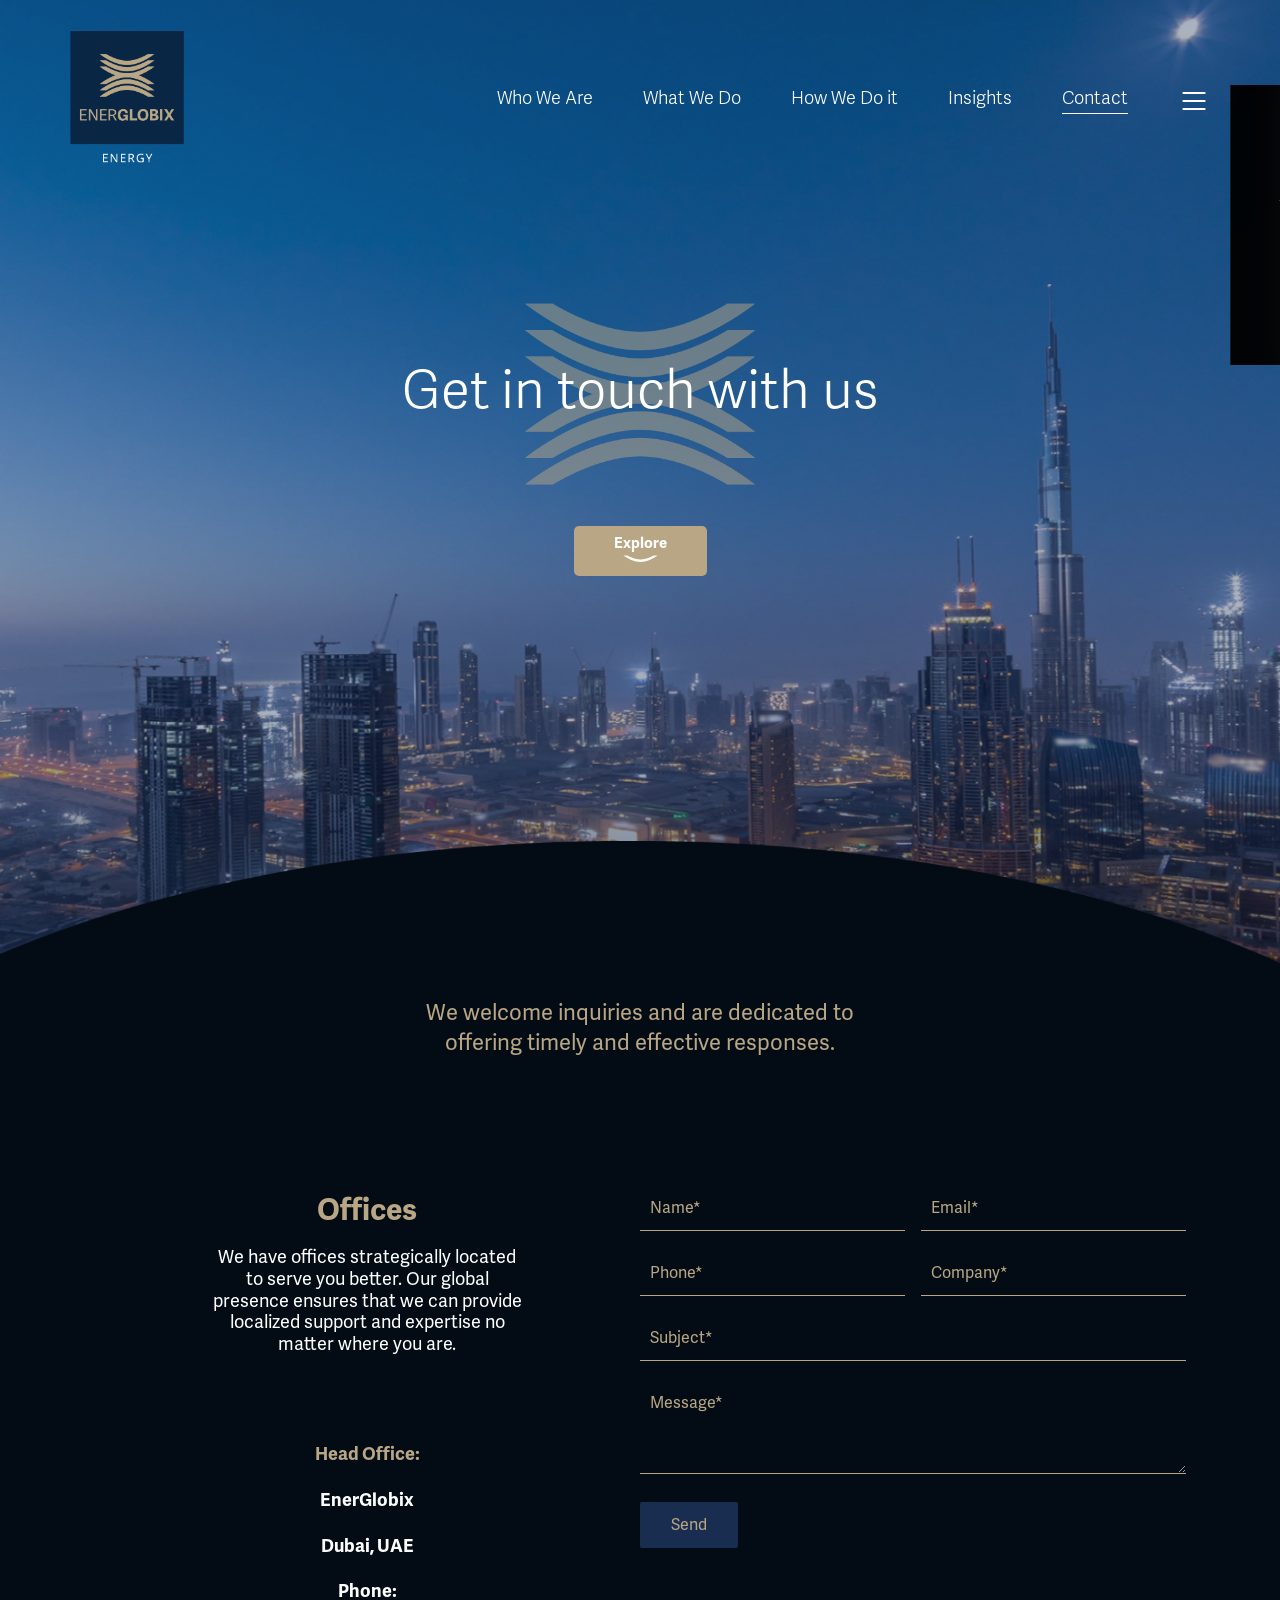
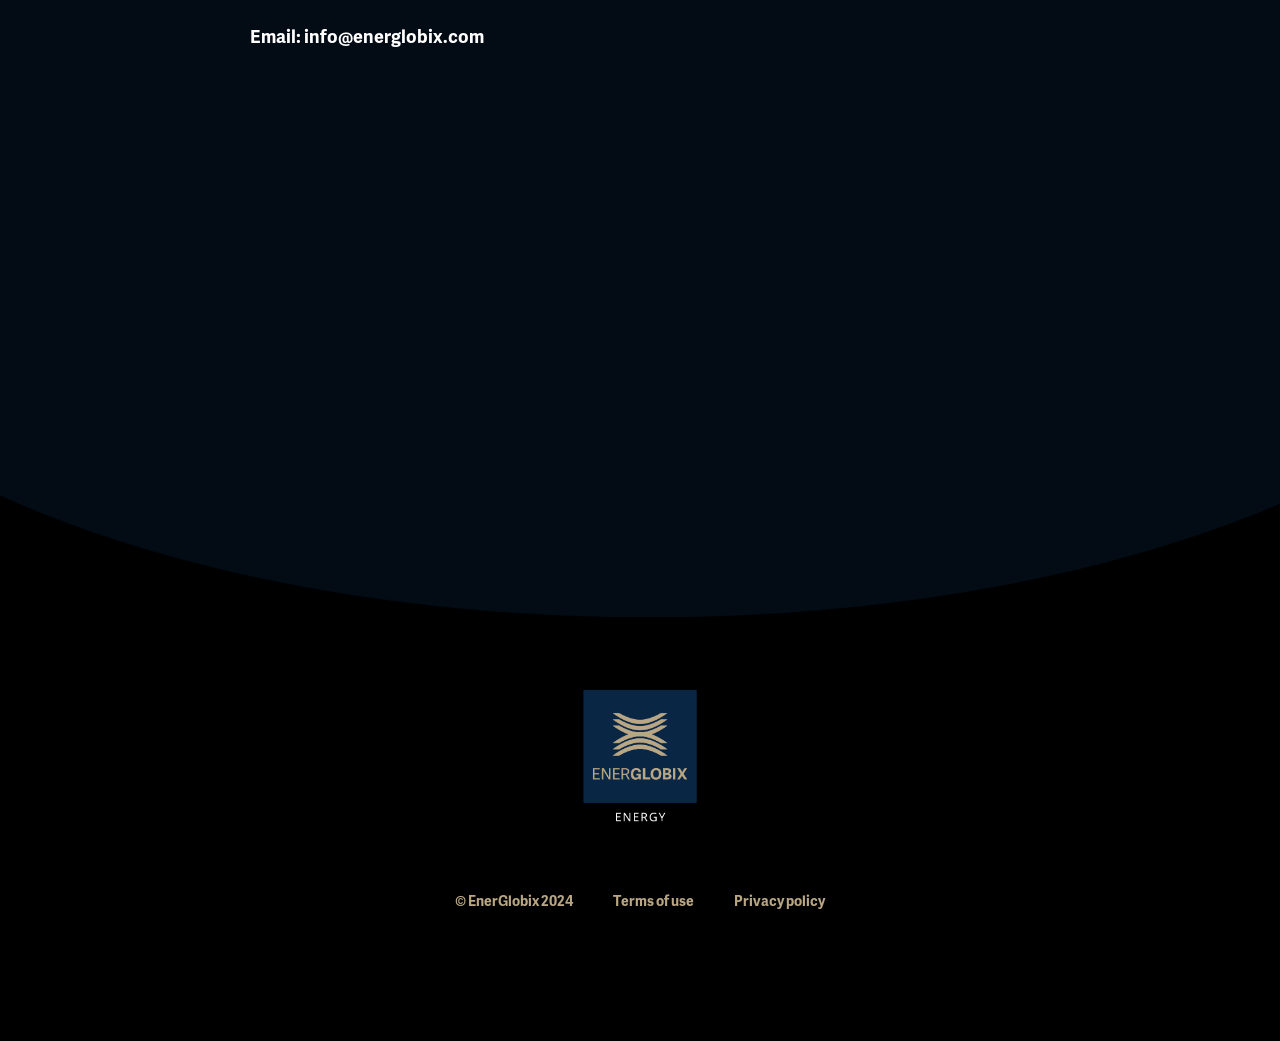
<file: contact.html>
<!DOCTYPE html>
<html lang="en">

<head>
    <meta charset="UTF-8" />
    <meta name="viewport" content="width=device-width, initial-scale=1.0" />
    <title>EnerGlobix :: Contact</title>

    <!-- Bootstrap -->
    <link href="https://cdn.jsdelivr.net/npm/bootstrap@5.3.3/dist/css/bootstrap.min.css" rel="stylesheet"
        integrity="sha384-QWTKZyjpPEjISv5WaRU9OFeRpok6YctnYmDr5pNlyT2bRjXh0JMhjY6hW+ALEwIH" crossorigin="anonymous" />
    <!-- Fontawesome -->
    <link rel="stylesheet" href="https://cdnjs.cloudflare.com/ajax/libs/font-awesome/6.0.0-beta3/css/all.min.css">
    <!-- CSS -->
    <link rel="stylesheet" href="assets/css/style.css" />
</head>

<body>

<!-- Loader -->
<div id="loader" style="height: 100vh;">
    <div class="d-flex justify-content-center align-items-center h-100">
        <div class="spinner-border" role="status">
            <span class="sr-only"></span>
        </div>
    </div>
</div>

<div id="main-content" style="display: none;">

    <div class="navbar-container">
        <div class="energlobix__navbar">
            <a href="index.html">
                <img src="assets/images/square-logo-white.png" alt="" class="logo" />
            </a>
            <div class="navbar-right-side">
                <div class="navlinks">
                    <ul>
                        <a href="whoweare.html"><li>Who We Are</li></a>
                        <a href="whatwedo.html"><li>What We Do</li></a>
                        <a href="howwedoit.html"><li>How We Do it</li></a>
                        <a href="insights.html"><li>Insights</li></a>
                        <a href="contact.html"><li class="active">Contact</li></a>
                    </ul>
                </div>

                <!-- Hamburger Icon & Menu Dropdown Wrapper -->
                <div class="menu-wrapper">
                    <button
                        class="hamburger-btn"
                        id="open-menu-btn"
                        aria-label="Toggle navigation"
                    >
                        <svg fill="none" stroke="currentColor" viewBox="0 0 24 24">
                            <path
                                stroke-linecap="round"
                                stroke-linejoin="round"
                                stroke-width="1.5"
                                d="M4 6h16M4 12h16M4 18h16"
                            ></path>
                        </svg>
                    </button>

                    <!-- Dropdown Menu / Sidebar -->
                    <div class="nav-menu-container" id="nav-menu">
                        <!-- Sidebar Close Button (only visible on mobile/tablet) -->
                        <button class="close-menu-btn" id="close-menu-btn" aria-label="Close navigation">
                            <svg fill="none" stroke="currentColor" viewBox="0 0 24 24" width="24" height="24">
                                <path stroke-linecap="round" stroke-linejoin="round" stroke-width="1.5" d="M6 18L18 6M6 6l12 12"></path>
                            </svg>
                        </button>

                        <ul class="nav-menu-list">

                            <li class="nav-menu-item has-submenu">
                                <a href="#" class="nav-menu-link toggle-submenu">
                                    Energy
                                    <svg class="submenu-arrow" fill="none" stroke="currentColor" viewBox="0 0 24 24" width="12" height="12">
                                        <path stroke-linecap="round" stroke-linejoin="round" stroke-width="2" d="M19 9l-7 7-7-7"></path>
                                    </svg>
                                </a>
                                <ul class="nav-submenu">
                                    <li><a href="https://energlobix.com/" class="submenu-link">Home</a></li>
                                    <li><a href="https://energlobix.com/whoweare/" class="submenu-link">Who We Are</a></li>
                                    <li><a href="https://energlobix.com/whatwedo/" class="submenu-link">What We Do</a></li>
                                    <li><a href="https://energlobix.com/howwedoit/" class="submenu-link">How We Do It</a></li>
                                    <li><a href="https://energlobix.com/insights/" class="submenu-link">Insights</a></li>
                                    <li><a href="https://energlobix.com/contact" class="submenu-link">Contact</a></li>
                                </ul>
                            </li>

                            <li class="nav-menu-item has-submenu">
                                <a href="#" class="nav-menu-link toggle-submenu">
                                    Agriculture
                                    <svg class="submenu-arrow" fill="none" stroke="currentColor" viewBox="0 0 24 24" width="12" height="12">
                                        <path stroke-linecap="round" stroke-linejoin="round" stroke-width="2" d="M19 9l-7 7-7-7"></path>
                                    </svg>
                                </a>
                                <ul class="nav-submenu">
                                    <li><a href="https://energlobixagriculture.kasehub.com/" class="submenu-link">Home</a></li>
                                    <li><a href="https://energlobixagriculture.kasehub.com/who-we-are.html" class="submenu-link">Who We Are</a></li>
                                    <li><a href="https://energlobixagriculture.kasehub.com/what-we-do.html" class="submenu-link">What We Do</a></li>
                                    <li><a href="https://energlobixagriculture.kasehub.com/how-we-do-it.html" class="submenu-link">How We Do It</a></li>
                                </ul>
                            </li>

                            <li class="nav-menu-item">
                                <a
                                    href="https://energlobixholding.kasehub.com/"
                                    class="nav-menu-link"
                                    >Holding</a
                                >
                            </li>

                            <li class="nav-menu-item">
                                <a
                                    href="https://energlobix.kasehub.com/"
                                    class="nav-menu-link"
                                    >Main Page</a
                                >
                            </li>
                            
                        </ul>
                    </div>
                </div>
            </div>

        </div>
    </div>

    <div class="hero-slider-section">

        <div class="slide active" style="background-image: url('assets/images/contact-us-hero-bg.png');">
            <div class="hero-mid-section">
                <img class="single-logo-transparent" src="assets/images/single-logo-transparent.png" alt="" />
                <div class="hero-mid-section-content">
                    <div class="hero-title">
                        Get in touch <br class="d-block d-sm-none"> with us
                    </div>
                </div>
            </div>

            <div class="hero-lower-section">
                <div class="explore-link-container">
                    <a class="explore-link" href="#about-us">
                        <div class="explore-text">Explore</div>
                        <img src="assets/images/down-arrow.svg" alt="" />
                    </a>
                </div>
            </div>
        </div>

    </div>

    <!-- About Section -->
    <div id="about-us" class="insights-about-section" style="background-position: top;">

        <div class="oval-container-2">

            <div class="container energlobix__text text-gold mt-3 text-center">
                We welcome inquiries and are dedicated to <br class="hide-on-mobile">
                offering timely and effective responses.
            </div>

            <div class="row mt-5 container">

                <div class="row contact-details">
                    <div class="col-lg-6 col-md-6 col-sm-12 contact-information">

                        <div class="energlobix__links mt-3 text-gold text-center" style="font-size: 30px;">
                            Offices
                        </div>

                        <div class="energlobix__links text-white text-center mt-4"
                            style="font-family: 'Adelle-Sans-Regular'; margin-bottom: 90px;">We have offices
                            strategically located <br class="hide-on-mobile">to serve you better. Our global <br
                                class="hide-on-mobile">presence ensures that we can provide <br
                                class="hide-on-mobile">localized support and expertise no <br
                                class="hide-on-mobile">matter where you are.
                        </div>

                        <div id="officeaddress" class="energlobix__links text-gold text-center">Head Office:</div>

                        <div class="energlobix__links mt-4 text-white text-center">EnerGlobix</div>                
                        <div class="energlobix__links mt-4 text-white text-center">Dubai, UAE</div>
                        <div class="energlobix__links mt-4 text-white text-center">Phone: </div>
                        <div class="energlobix__links mt-4 text-white text-center">Email: info@energlobix.com</div>

                    </div>
                    <div id="contactform" class="col-lg-6 col-md-6 col-sm-12 contact-form p-0">
                        <form class="contact-form" action="" method="post">
                            <div class="row">
                                <div class="col-lg-6 col-md-6 col-sm-12 pe-lg-2 pe-md-2 p-sm-0">
                                    <input type="text" name="name" placeholder="Name*" id="" />
                                    <input type="text" name="phone" placeholder="Phone*" id="" />
                                </div>
                                <div class="col-lg-6 col-md-6 col-sm-12 ps-lg-2 ps-md-2 p-sm-0">
                                    <input type="email" name="email" placeholder="Email*" id="" />
                                    <input type="text" name="company" placeholder="Company*" id="" />
                                </div>
                                <div class="col-lg-12 col-md-12 col-sm-12 p-sm-0">
                                    <input type="text" name="subject" placeholder="Subject*" id="" />
                                    <textarea name="message" placeholder="Message*" rows="3"></textarea>
                                    <button class="btn" type="submit">Send</button>
                                </div>
                            </div>
                        </form>

                        <iframe
                            class="contact-us-maps"                    
                            src="https://www.google.com/maps/embed?pb=!1m18!1m12!1m3!1d462560.6827981485!2d54.89784124432333!3d25.07628045419027!2m3!1f0!2f0!3f0!3m2!1i1024!2i768!4f13.1!3m3!1m2!1s0x3e5f43496ad9c645%3A0xbde66e5084295162!2sDubai%20-%20United%20Arab%20Emirates!5e0!3m2!1sen!2sin!4v1722030846024!5m2!1sen!2sin"
                            style="border:0;" allowfullscreen="" loading="lazy"
                            referrerpolicy="no-referrer-when-downgrade">
                        </iframe>
                    </div>
                </div>

            </div>

        </div>
    </div>

    <!-- How we do it Section -->
    <div class="black-section">


        <div class="footer-section" style="padding-top: 52.328px">
            <div class="container">
                <div class="footer-logo text-center">
                    <img src="assets/images/square-logo-white.png" alt="" />
                </div>

                <div class="footer-links mt-5">
                    <div class="footer-link-text mt-3 text-gold">
                        © EnerGlobix 2024
                    </div>
                    <div class="footer-link-text mt-3 text-gold">
                        <a href="terms-of-use.html">Terms of use</a>
                    </div>
                    <div class="footer-link-text mt-3 text-gold">
                        <a href="privacy-policy.html">Privacy policy</a>
                    </div>
                </div>
            </div>
        </div>
    </div>
</div>

<button id="backToTopBtn"><i class="fas fa-arrow-up"></i></button>

    <!-- Boostrap JS -->
    <script src="https://cdn.jsdelivr.net/npm/bootstrap@5.3.3/dist/js/bootstrap.bundle.min.js"
        integrity="sha384-YvpcrYf0tY3lHB60NNkmXc5s9fDVZLESaAA55NDzOxhy9GkcIdslK1eN7N6jIeHz"
        crossorigin="anonymous"></script>

    <!-- Javascript -->
    <script src="assets/js/script.js"></script>

    <script>
        // Wait until the entire page is loaded
        window.addEventListener('load', function() {
            // Hide the loader
            document.getElementById('loader').style.display = 'none';
            // Show the main content
            document.getElementById('main-content').style.display = 'block';
            // Show message in console
            console.log('Content is loaded')
        });
    </script>
</body>

</html>
</file>
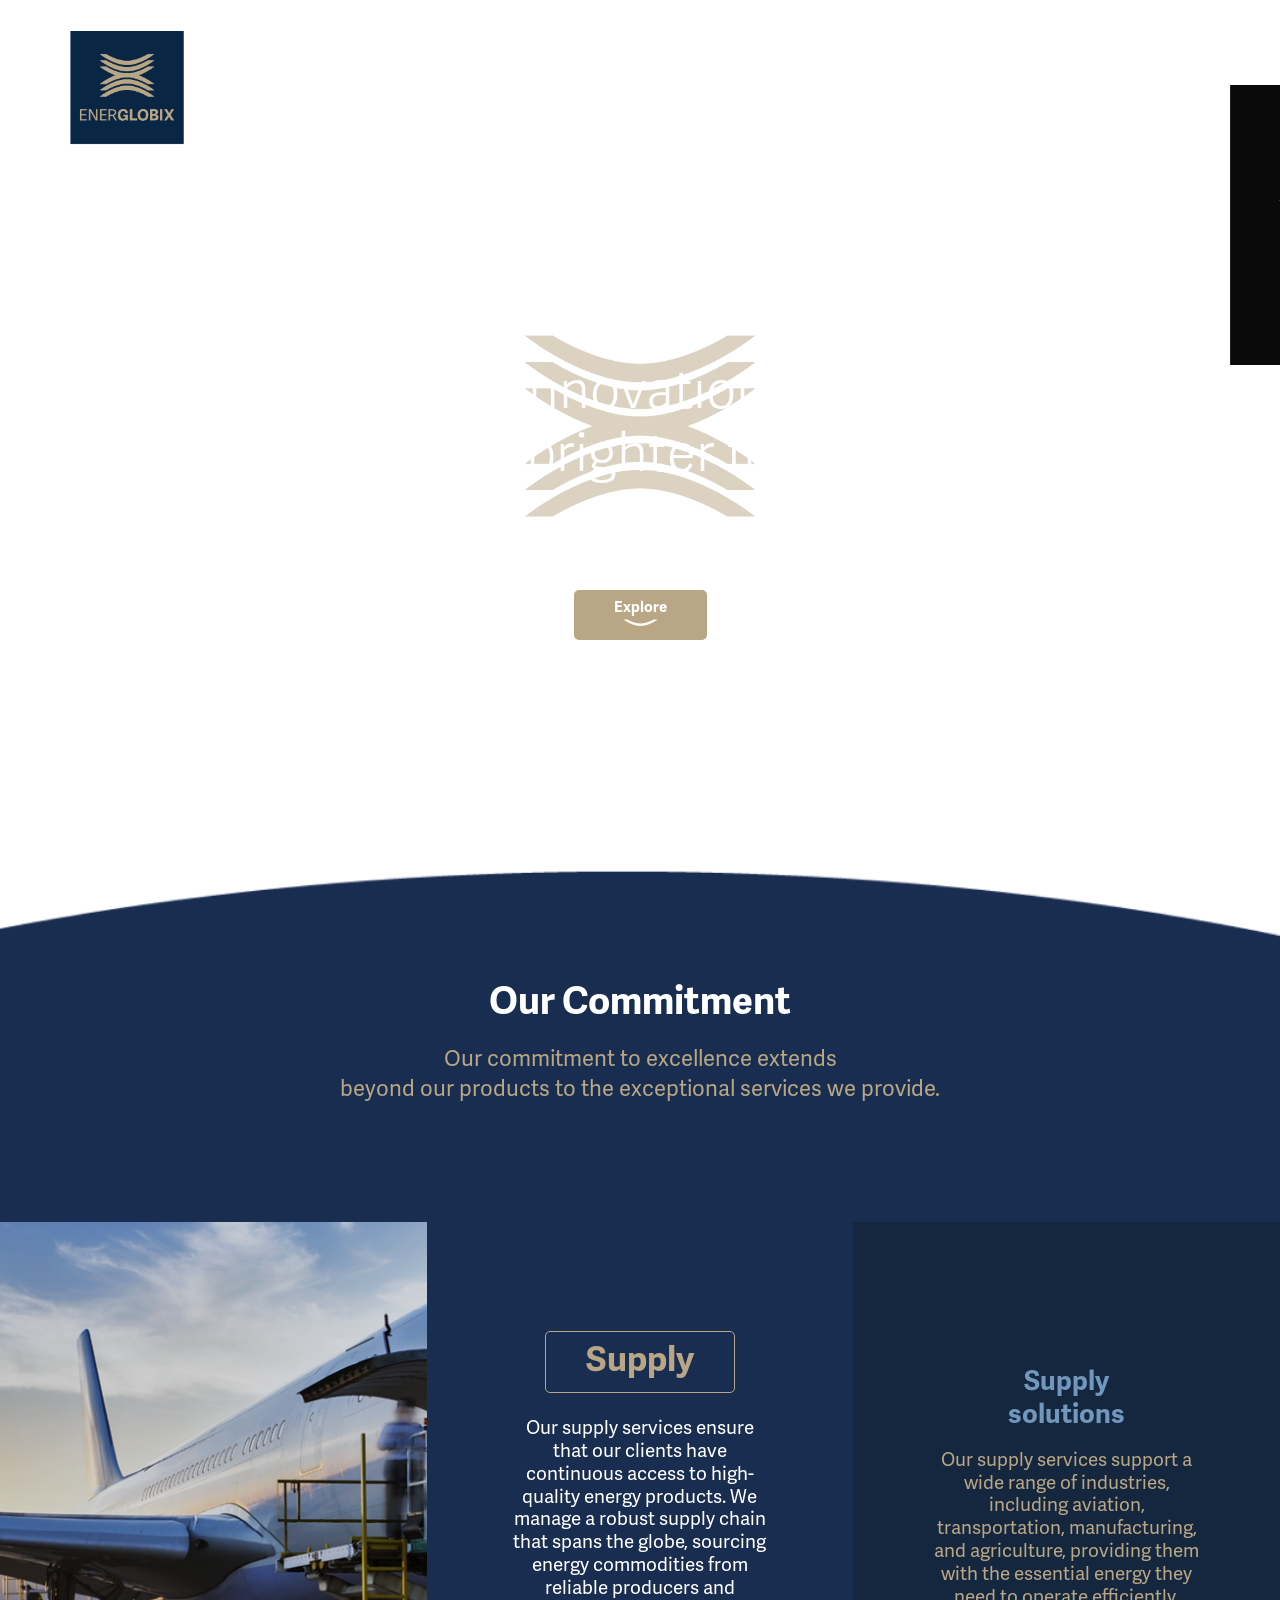
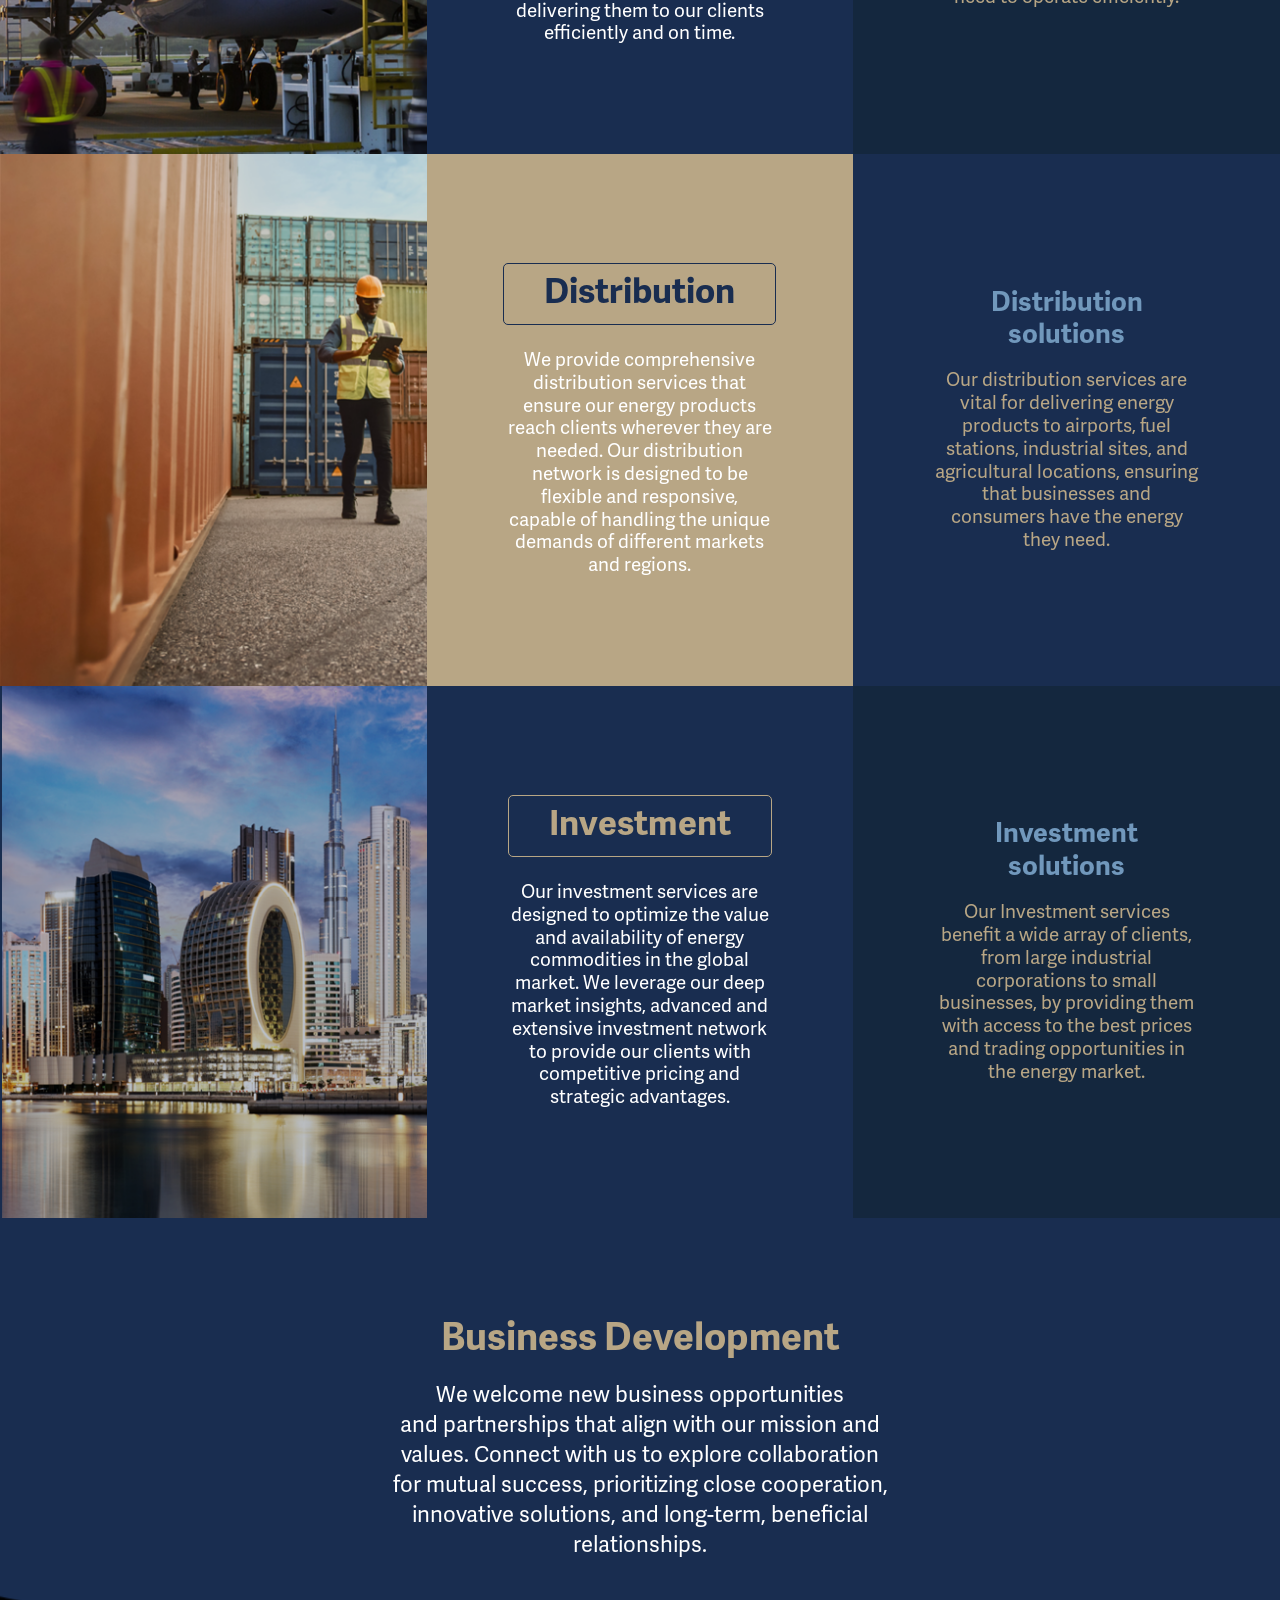
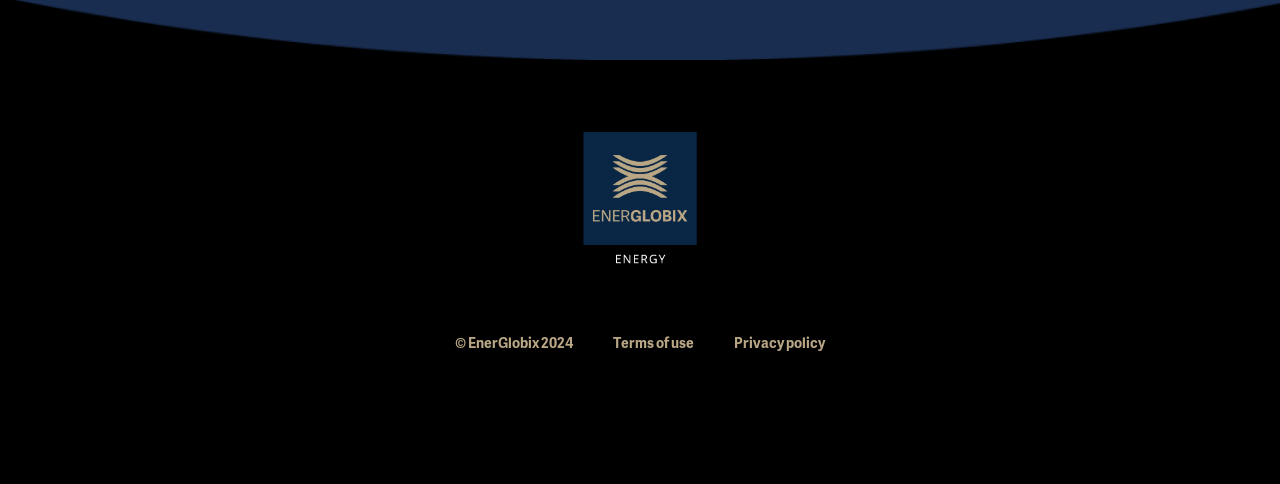
<file: howwedoit.html>
<!DOCTYPE html>
<html lang="en">

<head>
    <meta charset="UTF-8" />
    <meta name="viewport" content="width=device-width, initial-scale=1.0" />
    <title>EnerGlobix :: How we do it</title>

    <!-- Bootstrap -->
    <link href="https://cdn.jsdelivr.net/npm/bootstrap@5.3.3/dist/css/bootstrap.min.css" rel="stylesheet"
        integrity="sha384-QWTKZyjpPEjISv5WaRU9OFeRpok6YctnYmDr5pNlyT2bRjXh0JMhjY6hW+ALEwIH" crossorigin="anonymous" />
    <!-- Fontawesome -->
    <link rel="stylesheet" href="https://cdnjs.cloudflare.com/ajax/libs/font-awesome/6.0.0-beta3/css/all.min.css">
    <!-- CSS -->
    <link rel="stylesheet" href="assets/css/style.css" />
</head>

<body>

    <!-- Loader -->
<div id="loader" style="height: 100vh;">
    <div class="d-flex justify-content-center align-items-center h-100">
        <div class="spinner-border" role="status">
            <span class="sr-only"></span>
        </div>
    </div>
</div>

<div id="main-content" style="display: none;">

    <div class="navbar-container">
        <div class="energlobix__navbar">
            <a href="index.html">
                <img src="assets/images/square-logo-white.png" alt="" class="logo" />
            </a>
            <div class="navbar-right-side">
                <div class="navlinks">
                    <ul>
                        <a href="whoweare.html"><li>Who We Are</li></a>
                        <a href="whatwedo.html"><li>What We Do</li></a>
                        <a href="howwedoit.html"><li class="active">How We Do it</li></a>
                        <a href="insights.html"><li>Insights</li></a>
                        <a href="contact.html"><li>Contact</li></a>
                    </ul>
                </div>

                <!-- Hamburger Icon & Menu Dropdown Wrapper -->
                <div class="menu-wrapper">
                    <button
                        class="hamburger-btn"
                        id="open-menu-btn"
                        aria-label="Toggle navigation"
                    >
                        <svg fill="none" stroke="currentColor" viewBox="0 0 24 24">
                            <path
                                stroke-linecap="round"
                                stroke-linejoin="round"
                                stroke-width="1.5"
                                d="M4 6h16M4 12h16M4 18h16"
                            ></path>
                        </svg>
                    </button>

                    <!-- Dropdown Menu / Sidebar -->
                    <div class="nav-menu-container" id="nav-menu">
                        <!-- Sidebar Close Button (only visible on mobile/tablet) -->
                        <button class="close-menu-btn" id="close-menu-btn" aria-label="Close navigation">
                            <svg fill="none" stroke="currentColor" viewBox="0 0 24 24" width="24" height="24">
                                <path stroke-linecap="round" stroke-linejoin="round" stroke-width="1.5" d="M6 18L18 6M6 6l12 12"></path>
                            </svg>
                        </button>

                        <ul class="nav-menu-list">

                            <li class="nav-menu-item has-submenu">
                                <a href="#" class="nav-menu-link toggle-submenu">
                                    Energy
                                    <svg class="submenu-arrow" fill="none" stroke="currentColor" viewBox="0 0 24 24" width="12" height="12">
                                        <path stroke-linecap="round" stroke-linejoin="round" stroke-width="2" d="M19 9l-7 7-7-7"></path>
                                    </svg>
                                </a>
                                <ul class="nav-submenu">
                                    <li><a href="https://energlobix.com/" class="submenu-link">Home</a></li>
                                    <li><a href="https://energlobix.com/whoweare/" class="submenu-link">Who We Are</a></li>
                                    <li><a href="https://energlobix.com/whatwedo/" class="submenu-link">What We Do</a></li>
                                    <li><a href="https://energlobix.com/howwedoit/" class="submenu-link">How We Do It</a></li>
                                    <li><a href="https://energlobix.com/insights/" class="submenu-link">Insights</a></li>
                                    <li><a href="https://energlobix.com/contact" class="submenu-link">Contact</a></li>
                                </ul>
                            </li>

                            <li class="nav-menu-item has-submenu">
                                <a href="#" class="nav-menu-link toggle-submenu">
                                    Agriculture
                                    <svg class="submenu-arrow" fill="none" stroke="currentColor" viewBox="0 0 24 24" width="12" height="12">
                                        <path stroke-linecap="round" stroke-linejoin="round" stroke-width="2" d="M19 9l-7 7-7-7"></path>
                                    </svg>
                                </a>
                                <ul class="nav-submenu">
                                    <li><a href="https://energlobixagriculture.kasehub.com/" class="submenu-link">Home</a></li>
                                    <li><a href="https://energlobixagriculture.kasehub.com/who-we-are.html" class="submenu-link">Who We Are</a></li>
                                    <li><a href="https://energlobixagriculture.kasehub.com/what-we-do.html" class="submenu-link">What We Do</a></li>
                                    <li><a href="https://energlobixagriculture.kasehub.com/how-we-do-it.html" class="submenu-link">How We Do It</a></li>
                                </ul>
                            </li>

                            <li class="nav-menu-item">
                                <a
                                    href="https://energlobixholding.kasehub.com/"
                                    class="nav-menu-link"
                                    >Holding</a
                                >
                            </li>

                            <li class="nav-menu-item">
                                <a
                                    href="https://energlobix.kasehub.com/"
                                    class="nav-menu-link"
                                    >Main Page</a
                                >
                            </li>
                            
                        </ul>
                    </div>
                </div>
            </div>

        </div>
    </div>

    <div class="hero-slider-section">
        
        <div class="slide active">
            <video class="video-bg" autoplay muted loop playsinline>
                <source src="https://energlobix.com/wp-content/uploads/2024/10/how-we-do-it.mp4" type="video/mp4">
                <source src="https://energlobix.com/wp-content/uploads/2024/10/how-we-do-it.mov" type="video/mov">
                Your browser does not support the video tag.
            </video>
            <div class="hero-mid-section">
                <img class="single-logo-transparent" src="assets/images/single-logo-transparent.png" alt="" />
                <div class="hero-mid-section-content">
                    <div class="hero-title">
                        Innovation <br class="hide-on-mobile">for a brighter future
                    </div>
                </div>
            </div>
    
            <div class="hero-lower-section">
                <div class="explore-link-container">
                    <a class="explore-link" href="#about-us">
                        <div class="explore-text">Explore</div>
                        <img src="assets/images/down-arrow.svg" alt="" />
                    </a>
                </div>
            </div>
        </div>

    </div>

    <!-- About Section -->
    <div id="about-us" class="how-we-do-it-about-section" style="background-position: top;">

        <div id="Our-Commitment" class="oval-container-3 pb-0">
            <div class="energlobix__title text-center text-white">
                Our Commitment
            </div>
            <div class="container energlobix__text text-gold mt-3 text-center" style="margin-bottom: 70px;">
                Our commitment to excellence extends <br class="hide-on-mobile">
                beyond our products to the exceptional services we provide.
            </div>            

            <div class="row mt-5">

                <!-- Row 1 -->
                <div class="col-lg-4 col-sm-12 how-we-do-it-box" style="background-image: url('assets/images/how-we-do-it-box-1-bg.png'); background-size: cover;"></div>
                <div id="Supply" class="col-lg-4 col-sm-12 how-we-do-it-box">
                    <div class="energlobix__card-title text-gold text-center title-gold-border">Supply</div>
                    <div class="energlobix__card-text text-white text-center mt-4">
                        Our supply services ensure that our clients have continuous access to high-quality energy products. We manage a robust supply chain that spans the globe, sourcing energy commodities from reliable producers and delivering them to our clients efficiently and on time.
                    </div>
                </div>
                <div id="Supply-solutions" class="col-lg-4 col-sm-12 how-we-do-it-box bg-dark-blue-2">
                    <div class="energlobix__card-title-2 text-light-blue text-center">Supply<br>solutions</div>
                    <div class="energlobix__card-text text-gold text-center mt-3">
                        Our supply services support a wide range of industries, including aviation, transportation, manufacturing, and agriculture, providing them with the essential energy they need to operate efficiently.
                    </div>
                </div>                
                
                <!-- Row 2 -->
                <div class="col-lg-4 col-sm-12 how-we-do-it-box" style="background-image: url('assets/images/how-we-do-it-box-2-bg.png'); background-size: cover;"></div>
                <div id="Distribution" class="col-lg-4 col-sm-12 how-we-do-it-box bg-gold-color">
                    <div class="energlobix__card-title text-blue text-center title-blue-border">Distribution</div>
                    <div class="energlobix__card-text text-white text-center mt-4">
                        We provide comprehensive distribution services that ensure our energy products reach clients wherever they are needed. Our distribution network is designed to be flexible and responsive, capable of handling the unique demands of different markets and regions.
                    </div>
                </div>
                <div id="Distribution-solutions" class="col-lg-4 col-sm-12 how-we-do-it-box">
                    <div class="energlobix__card-title-2 text-light-blue text-center">Distribution<br>solutions</div>
                    <div class="energlobix__card-text text-gold text-center mt-3">
                        Our distribution services are vital for delivering energy products to airports, fuel stations, industrial sites, and agricultural locations, ensuring that businesses and consumers have the energy they need.
                    </div>
                </div>                
                
                <!-- Row 3 -->
                <div class="col-lg-4 col-sm-12 how-we-do-it-box" style="background-image: url('assets/images/how-we-do-it-box-3-bg.png'); background-size: cover;"></div>
                <div id="Investment" class="col-lg-4 col-sm-12 how-we-do-it-box">
                    <div class="energlobix__card-title text-gold text-center title-gold-border">Investment</div>
                    <div class="energlobix__card-text text-white text-center mt-4">
                        Our investment services are designed to optimize the value and availability of energy commodities in the global market. We leverage our deep market insights, advanced and extensive investment network to provide our clients with competitive pricing and strategic advantages.
                    </div>
                </div>
                <div id="Investment-solutions" class="col-lg-4 col-sm-12 how-we-do-it-box bg-dark-blue-2">
                    <div class="energlobix__card-title-2 text-light-blue text-center">Investment<br>solutions</div>
                    <div class="energlobix__card-text text-gold text-center mt-3">
                        Our Investment services benefit a wide array of clients, from large industrial corporations to small businesses, by providing them with access to the best prices and trading opportunities in the energy market.
                    </div>
                </div>                
            </div>

            <div class="how-we-do-it-section">
                
                <div class="energlobix__title text-center text-gold">
                    Business Development
                </div>

                <div class="container energlobix__text text-white mt-3 text-center">
                    We welcome new business opportunities <br class="hide-on-mobile" />
                    and partnerships that align with our mission and <br class="hide-on-mobile" />
                    values. Connect with us to explore collaboration <br class="hide-on-mobile" />
                    for mutual success, prioritizing close cooperation,  <br class="hide-on-mobile" />
                    innovative solutions, and long-term, beneficial  <br class="hide-on-mobile" />
                    relationships.
                </div>
            </div>

        </div>
    </div>

    <!-- How we do it Section -->
    <div class="black-section">        

        <div class="footer-section" style="padding-top: 52.328px">
            <div class="container">
                <div class="footer-logo text-center">
                    <img src="assets/images/square-logo-white.png" alt="" />
                </div>                

                <div class="footer-links mt-5">
                    <div class="footer-link-text mt-3 text-gold">
                        © EnerGlobix 2024
                    </div>
                    <div class="footer-link-text mt-3 text-gold">
                        <a href="terms-of-use.html">Terms of use</a>
                    </div>
                    <div class="footer-link-text mt-3 text-gold">
                        <a href="privacy-policy.html">Privacy policy</a>
                    </div>
                </div>
            </div>
        </div>
    </div>
    </div>

    <button id="backToTopBtn"><i class="fas fa-arrow-up"></i></button>
    
    <!-- Boostrap JS -->
    <script src="https://cdn.jsdelivr.net/npm/bootstrap@5.3.3/dist/js/bootstrap.bundle.min.js"
        integrity="sha384-YvpcrYf0tY3lHB60NNkmXc5s9fDVZLESaAA55NDzOxhy9GkcIdslK1eN7N6jIeHz"
        crossorigin="anonymous"></script>

    <!-- Javascript -->
    <script src="assets/js/script.js"></script>

    <script>
        // Wait until the entire page is loaded
        window.addEventListener('load', function() {
            // Hide the loader
            document.getElementById('loader').style.display = 'none';
            // Show the main content
            document.getElementById('main-content').style.display = 'block';
            // Show message in console
            console.log('Content is loaded')
        });
    </script>
</body>

</html>
</file>
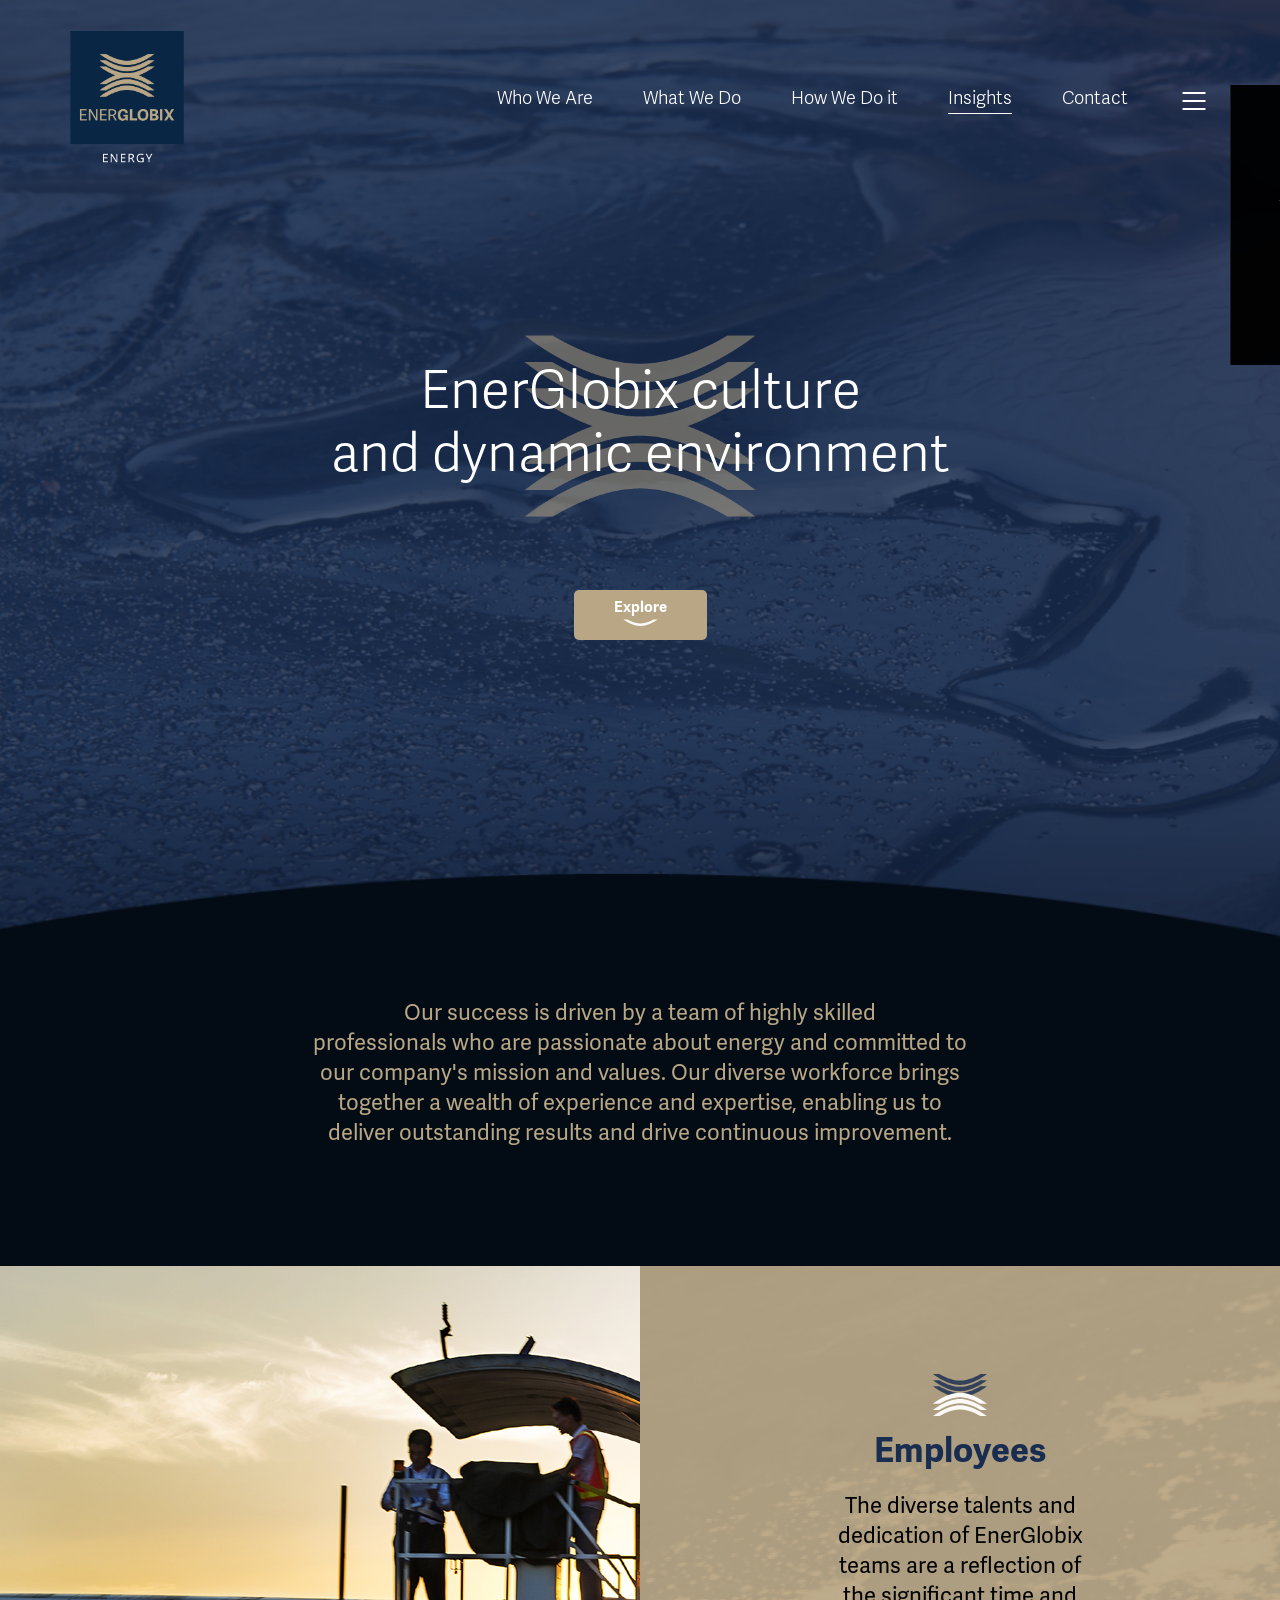
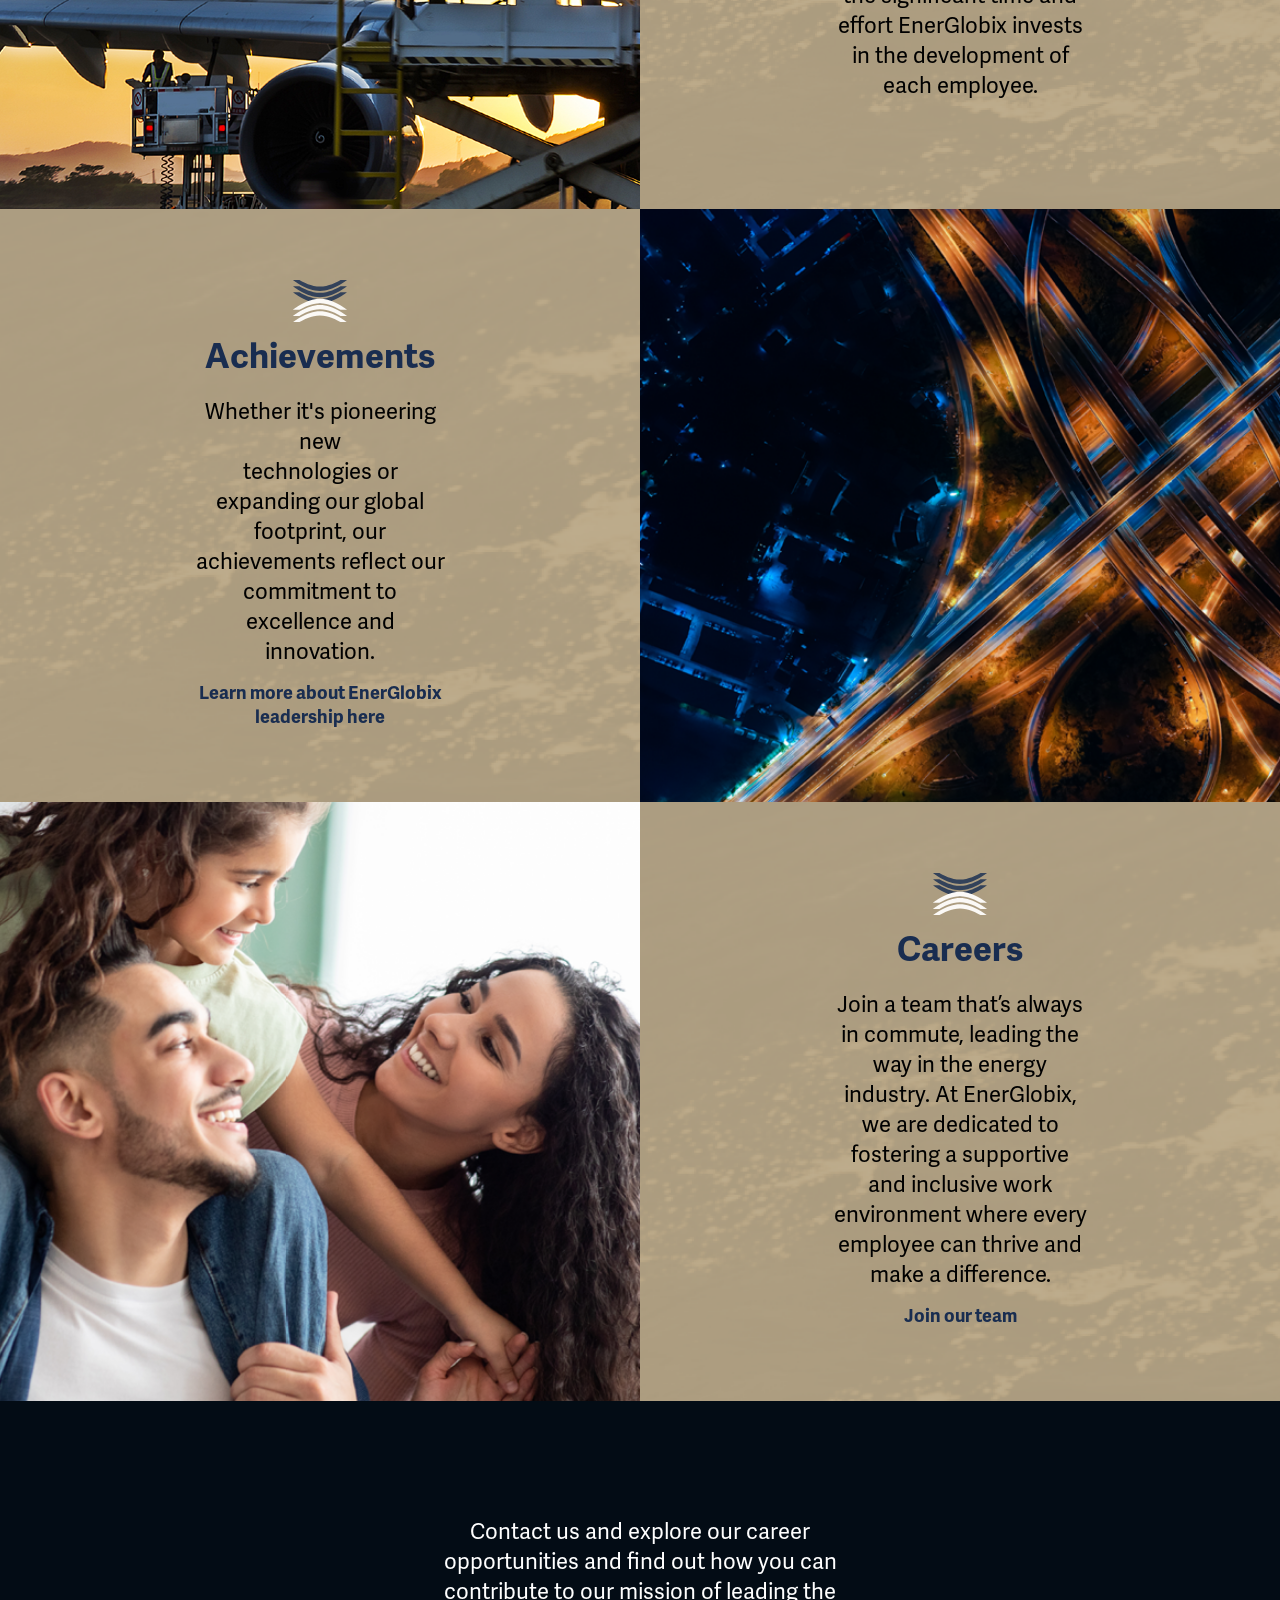
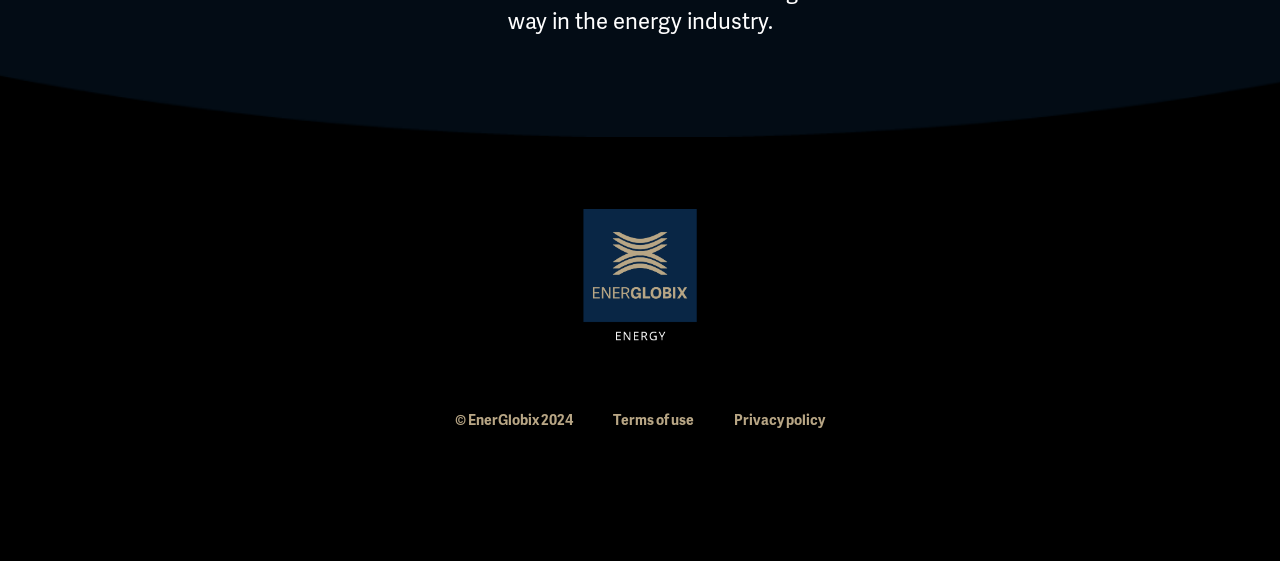
<file: insights.html>
<!DOCTYPE html>
<html lang="en">

<head>
    <meta charset="UTF-8" />
    <meta name="viewport" content="width=device-width, initial-scale=1.0" />
    <title>EnerGlobix :: Insights</title>

    <!-- Bootstrap -->
    <link href="https://cdn.jsdelivr.net/npm/bootstrap@5.3.3/dist/css/bootstrap.min.css" rel="stylesheet"
        integrity="sha384-QWTKZyjpPEjISv5WaRU9OFeRpok6YctnYmDr5pNlyT2bRjXh0JMhjY6hW+ALEwIH" crossorigin="anonymous" />

            <!-- Fontawesome -->
    <link rel="stylesheet" href="https://cdnjs.cloudflare.com/ajax/libs/font-awesome/6.0.0-beta3/css/all.min.css">

    <!-- CSS -->
    <link rel="stylesheet" href="assets/css/style.css" />
</head>

<body>

    <!-- Loader -->
<div id="loader" style="height: 100vh;">
    <div class="d-flex justify-content-center align-items-center h-100">
        <div class="spinner-border" role="status">
            <span class="sr-only"></span>
        </div>
    </div>
</div>

<div id="main-content" style="display: none;">

    <div class="navbar-container">
        <div class="energlobix__navbar">
            <a href="index.html">
                <img src="assets/images/square-logo-white.png" alt="" class="logo" />
            </a>
            <div class="navbar-right-side">
                <div class="navlinks">
                    <ul>
                        <a href="whoweare.html"><li>Who We Are</li></a>
                        <a href="whatwedo.html"><li>What We Do</li></a>
                        <a href="howwedoit.html"><li>How We Do it</li></a>
                        <a href="insights.html"><li class="active">Insights</li></a>
                        <a href="contact.html"><li>Contact</li></a>
                    </ul>
                </div>

                <!-- Hamburger Icon & Menu Dropdown Wrapper -->
                <div class="menu-wrapper">
                    <button
                        class="hamburger-btn"
                        id="open-menu-btn"
                        aria-label="Toggle navigation"
                    >
                        <svg fill="none" stroke="currentColor" viewBox="0 0 24 24">
                            <path
                                stroke-linecap="round"
                                stroke-linejoin="round"
                                stroke-width="1.5"
                                d="M4 6h16M4 12h16M4 18h16"
                            ></path>
                        </svg>
                    </button>

                    <!-- Dropdown Menu / Sidebar -->
                    <div class="nav-menu-container" id="nav-menu">
                        <!-- Sidebar Close Button (only visible on mobile/tablet) -->
                        <button class="close-menu-btn" id="close-menu-btn" aria-label="Close navigation">
                            <svg fill="none" stroke="currentColor" viewBox="0 0 24 24" width="24" height="24">
                                <path stroke-linecap="round" stroke-linejoin="round" stroke-width="1.5" d="M6 18L18 6M6 6l12 12"></path>
                            </svg>
                        </button>

                        <ul class="nav-menu-list">

                            <li class="nav-menu-item has-submenu">
                                <a href="#" class="nav-menu-link toggle-submenu">
                                    Energy
                                    <svg class="submenu-arrow" fill="none" stroke="currentColor" viewBox="0 0 24 24" width="12" height="12">
                                        <path stroke-linecap="round" stroke-linejoin="round" stroke-width="2" d="M19 9l-7 7-7-7"></path>
                                    </svg>
                                </a>
                                <ul class="nav-submenu">
                                    <li><a href="https://energlobix.com/" class="submenu-link">Home</a></li>
                                    <li><a href="https://energlobix.com/whoweare/" class="submenu-link">Who We Are</a></li>
                                    <li><a href="https://energlobix.com/whatwedo/" class="submenu-link">What We Do</a></li>
                                    <li><a href="https://energlobix.com/howwedoit/" class="submenu-link">How We Do It</a></li>
                                    <li><a href="https://energlobix.com/insights/" class="submenu-link">Insights</a></li>
                                    <li><a href="https://energlobix.com/contact" class="submenu-link">Contact</a></li>
                                </ul>
                            </li>

                            <li class="nav-menu-item has-submenu">
                                <a href="#" class="nav-menu-link toggle-submenu">
                                    Agriculture
                                    <svg class="submenu-arrow" fill="none" stroke="currentColor" viewBox="0 0 24 24" width="12" height="12">
                                        <path stroke-linecap="round" stroke-linejoin="round" stroke-width="2" d="M19 9l-7 7-7-7"></path>
                                    </svg>
                                </a>
                                <ul class="nav-submenu">
                                    <li><a href="https://energlobixagriculture.kasehub.com/" class="submenu-link">Home</a></li>
                                    <li><a href="https://energlobixagriculture.kasehub.com/who-we-are.html" class="submenu-link">Who We Are</a></li>
                                    <li><a href="https://energlobixagriculture.kasehub.com/what-we-do.html" class="submenu-link">What We Do</a></li>
                                    <li><a href="https://energlobixagriculture.kasehub.com/how-we-do-it.html" class="submenu-link">How We Do It</a></li>
                                </ul>
                            </li>

                            <li class="nav-menu-item">
                                <a
                                    href="https://energlobixholding.kasehub.com/"
                                    class="nav-menu-link"
                                    >Holding</a
                                >
                            </li>

                            <li class="nav-menu-item">
                                <a
                                    href="https://energlobix.kasehub.com/"
                                    class="nav-menu-link"
                                    >Main Page</a
                                >
                            </li>
                            
                        </ul>
                    </div>
                </div>
            </div>

        </div>
    </div>

    <div class="hero-slider-section">
        
        <div class="slide active" style="background-image: url('assets/images/insights-hero-bg.png');">
            <div class="hero-mid-section">
                <img class="single-logo-transparent" src="assets/images/single-logo-transparent.png" alt="" />
                <div class="hero-mid-section-content">
                    <div class="hero-title">
                        EnerGlobix culture <br class="hide-on-mobile"> and dynamic environment
                    </div>
                </div>
            </div>
    
            <div class="hero-lower-section">
                <div class="explore-link-container">
                    <a class="explore-link" href="#about-us">
                        <div class="explore-text">Explore</div>
                        <img src="assets/images/down-arrow.svg" alt="" />
                    </a>
                </div>
            </div>
        </div>

    </div>

    <!-- About Section -->
    <div id="about-us" class="insights-about-section" style="background-position: top;">

        <div id="Our-Culture" class="oval-container-3 pb-0">
            
            <div class="container energlobix__text text-gold mt-3 text-center" style="margin-bottom: 70px;">
                Our success is driven by a team of highly skilled <br class="hide-on-mobile">
                professionals who are passionate about energy and committed to <br class="hide-on-mobile">
                our company's mission and values. Our diverse workforce brings <br class="hide-on-mobile">
                together a wealth of experience and expertise, enabling us to <br class="hide-on-mobile">
                deliver outstanding results and drive continuous improvement.
            </div>            

            <div class="row mt-5">

                <!-- Row 1 -->
                <div class="col-lg-6 col-sm-12 insights-box d-none d-lg-block d-xl-block" style="background-image: url('assets/images/insights-box-bg-1.png'); background-size: cover;"></div>
                <div id="Employees" class="col-lg-6 col-sm-12 insights-box" style="background-image: url('assets/images/insights-box-bg-4.png'); background-size: cover;">
                    <div class="text-center">
                        <img src="assets/images/insight-page-box-logo.svg" alt="">
                    </div>
                    <div class="energlobix__card-title text-blue text-center mt-3">Employees</div>
                    <div class="energlobix__text text-black text-center mt-3">
                        The diverse talents and dedication of EnerGlobix teams are a reflection of the significant time and effort EnerGlobix invests in the development of each employee.
                    </div>
                </div>
                <div class="col-lg-6 col-sm-12 insights-box d-block d-sm-none" style="background-image: url('assets/images/insights-box-bg-1.png'); background-size: cover;"></div>
                                               
                <!-- Row 2 -->
                <div id="Achievements" class="col-lg-6 col-sm-12 insights-box" style="background-image: url('assets/images/insights-box-bg-4.png'); background-size: cover;">
                    <div class="text-center">
                        <img src="assets/images/insight-page-box-logo.svg" alt="">
                    </div>
                    <div class="energlobix__card-title text-blue text-center mt-3">Achievements</div>
                    <div class="energlobix__text text-black text-center mt-3">
                        Whether it's pioneering new <br> technologies or expanding our global footprint, our achievements reflect our commitment to excellence and innovation.
                    </div>
                    <div class="mt-3 text-center">
                        <a class="energlobix__links text-blue text-center" href="whoweare.html#story">Learn more about EnerGlobix <br class="d-block d-sm-none">leadership here</a>
                    </div>
                </div>
                <div class="col-lg-6 col-sm-12 insights-box" style="background-image: url('assets/images/insights-box-bg-2.png'); background-size: cover;"></div>
                
                                            
                <!-- Row 3 -->
                <div class="col-lg-6 col-sm-12 insights-box d-none d-lg-block d-xl-block" style="background-image: url('assets/images/insights-box-bg-3.png'); background-size: cover; background-position: right;"></div>
                <div id="Careers" class="col-lg-6 col-sm-12 insights-box" style="background-image: url('assets/images/insights-box-bg-4.png'); background-size: cover;">
                    <div class="text-center">
                        <img src="assets/images/insight-page-box-logo.svg" alt="">
                    </div>
                    <div class="energlobix__card-title text-blue text-center mt-3">Careers</div>
                    <div class="energlobix__text text-black text-center mt-3">
                        Join a team that’s always in commute, leading the way in the energy industry. At EnerGlobix, we are dedicated to fostering a supportive and inclusive work environment where every employee can thrive and make a difference.
                    </div>
                    <div class="mt-3">
                        <a class="energlobix__links text-blue hide-on-mobile" href="contact.html#about-us">Join our team</a>
                        <a class="energlobix__links text-blue d-block d-sm-none" href="contact.html#officeaddress">Join our team</a>
                    </div>
                </div>                                
                <div class="col-lg-6 col-sm-12 insights-box d-block d-sm-none" style="background-image: url('assets/images/insights-box-bg-3.png'); background-size: cover; background-position: center;"></div>
            </div>

            <div class="how-we-do-it-section">
                <div class="container energlobix__text text-white mt-3 text-center">
                    Contact us and explore our career <br class="hide-on-mobile" />
                    opportunities and find out how you can <br class="hide-on-mobile" />
                    contribute to our mission of leading the <br class="hide-on-mobile" />
                    way in the energy industry.                
                </div>
            </div>

        </div>
    </div>

    <!-- How we do it Section -->
    <div class="black-section" style="padding-top: 300px;">
        
        <div class="footer-section" style="padding-top: 52.328px">
            <div class="container">
                <div class="footer-logo text-center">
                    <img src="assets/images/square-logo-white.png" alt="" />
                </div>                

                <div class="footer-links mt-5">
                    <div class="footer-link-text mt-3 text-gold">
                        © EnerGlobix 2024
                    </div>
                    <div class="footer-link-text mt-3 text-gold">
                        <a href="terms-of-use.html">Terms of use</a>
                    </div>
                    <div class="footer-link-text mt-3 text-gold">
                        <a href="privacy-policy.html">Privacy policy</a>
                    </div>
                </div>

            </div>
        </div>
    </div>
    </div>

<button id="backToTopBtn"><i class="fas fa-arrow-up"></i></button>

    <!-- Boostrap JS -->
    <script src="https://cdn.jsdelivr.net/npm/bootstrap@5.3.3/dist/js/bootstrap.bundle.min.js"
        integrity="sha384-YvpcrYf0tY3lHB60NNkmXc5s9fDVZLESaAA55NDzOxhy9GkcIdslK1eN7N6jIeHz"
        crossorigin="anonymous"></script>

    <!-- Javascript -->
    <script src="assets/js/script.js"></script>

    <script>
        // Wait until the entire page is loaded
        window.addEventListener('load', function() {
            // Hide the loader
            document.getElementById('loader').style.display = 'none';
            // Show the main content
            document.getElementById('main-content').style.display = 'block';
            // Show message in console
            console.log('Content is loaded')
        });
    </script>
</body>

</html>
</file>
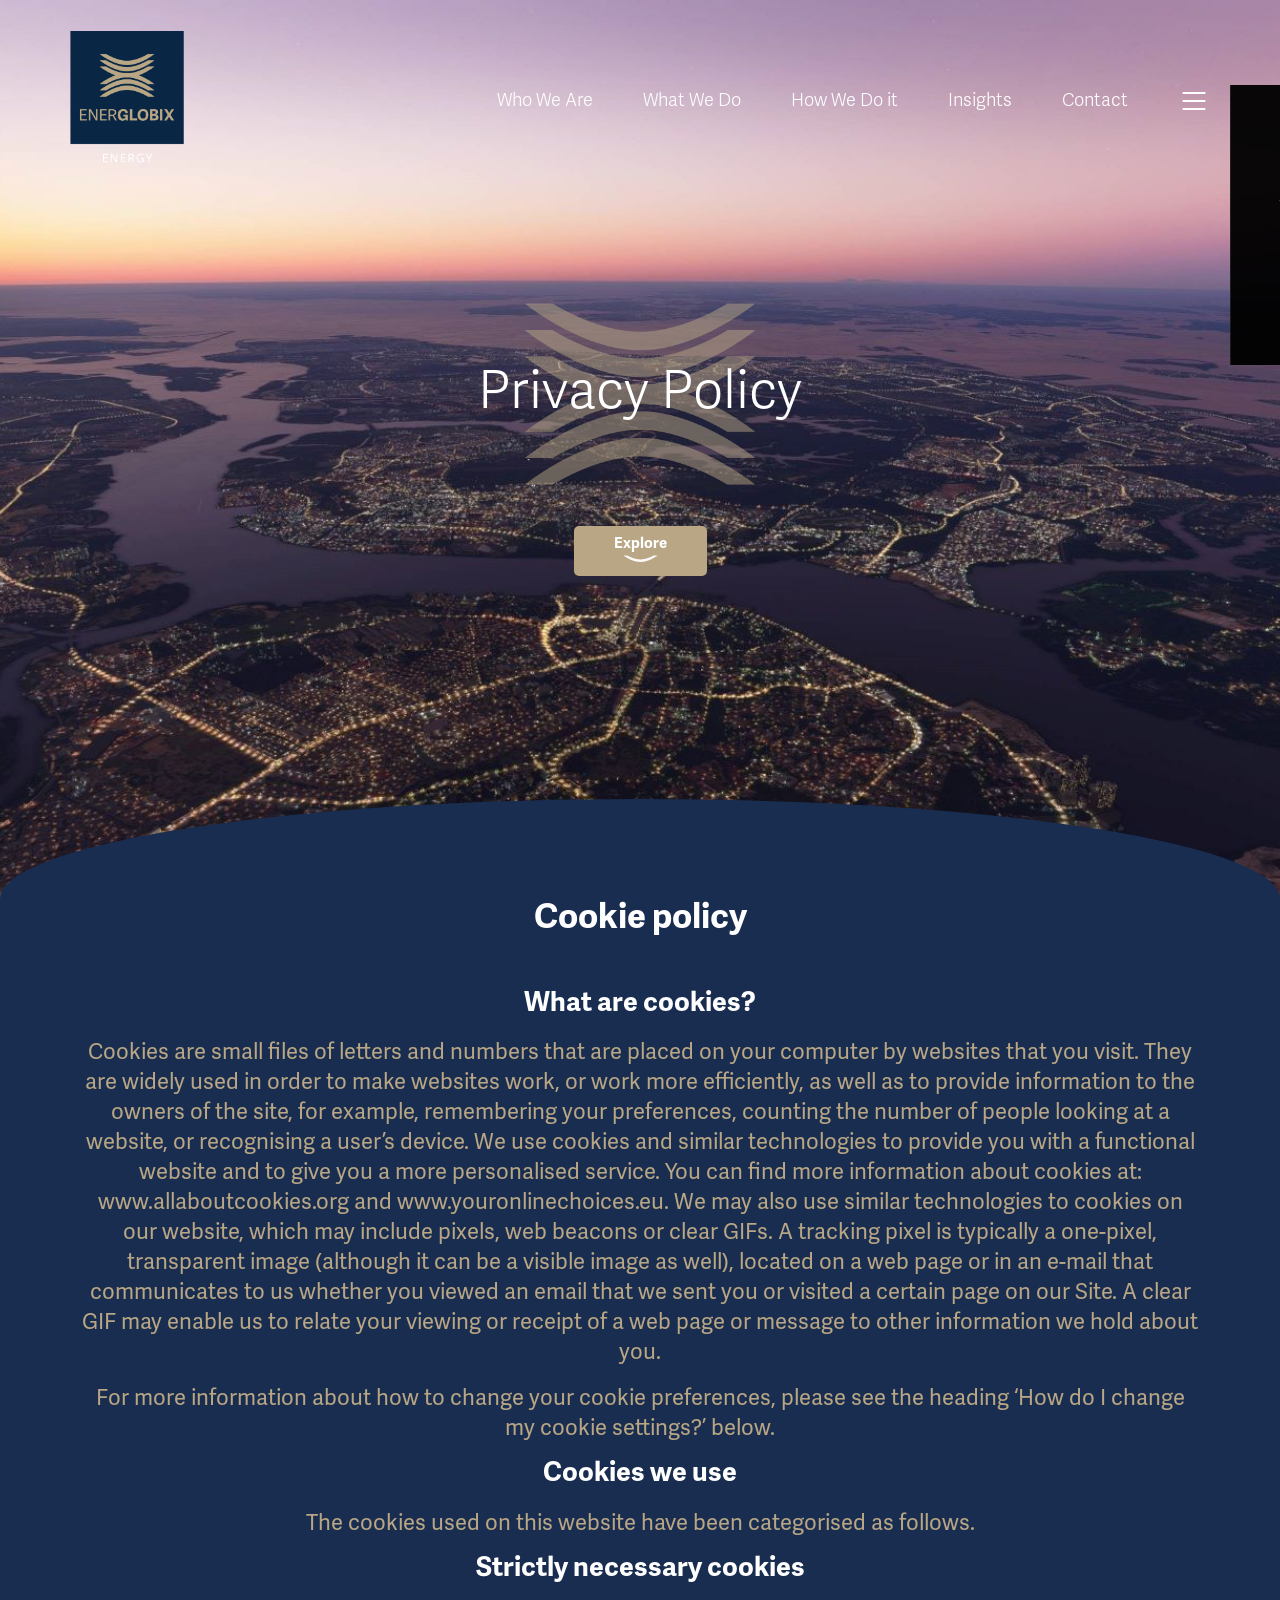
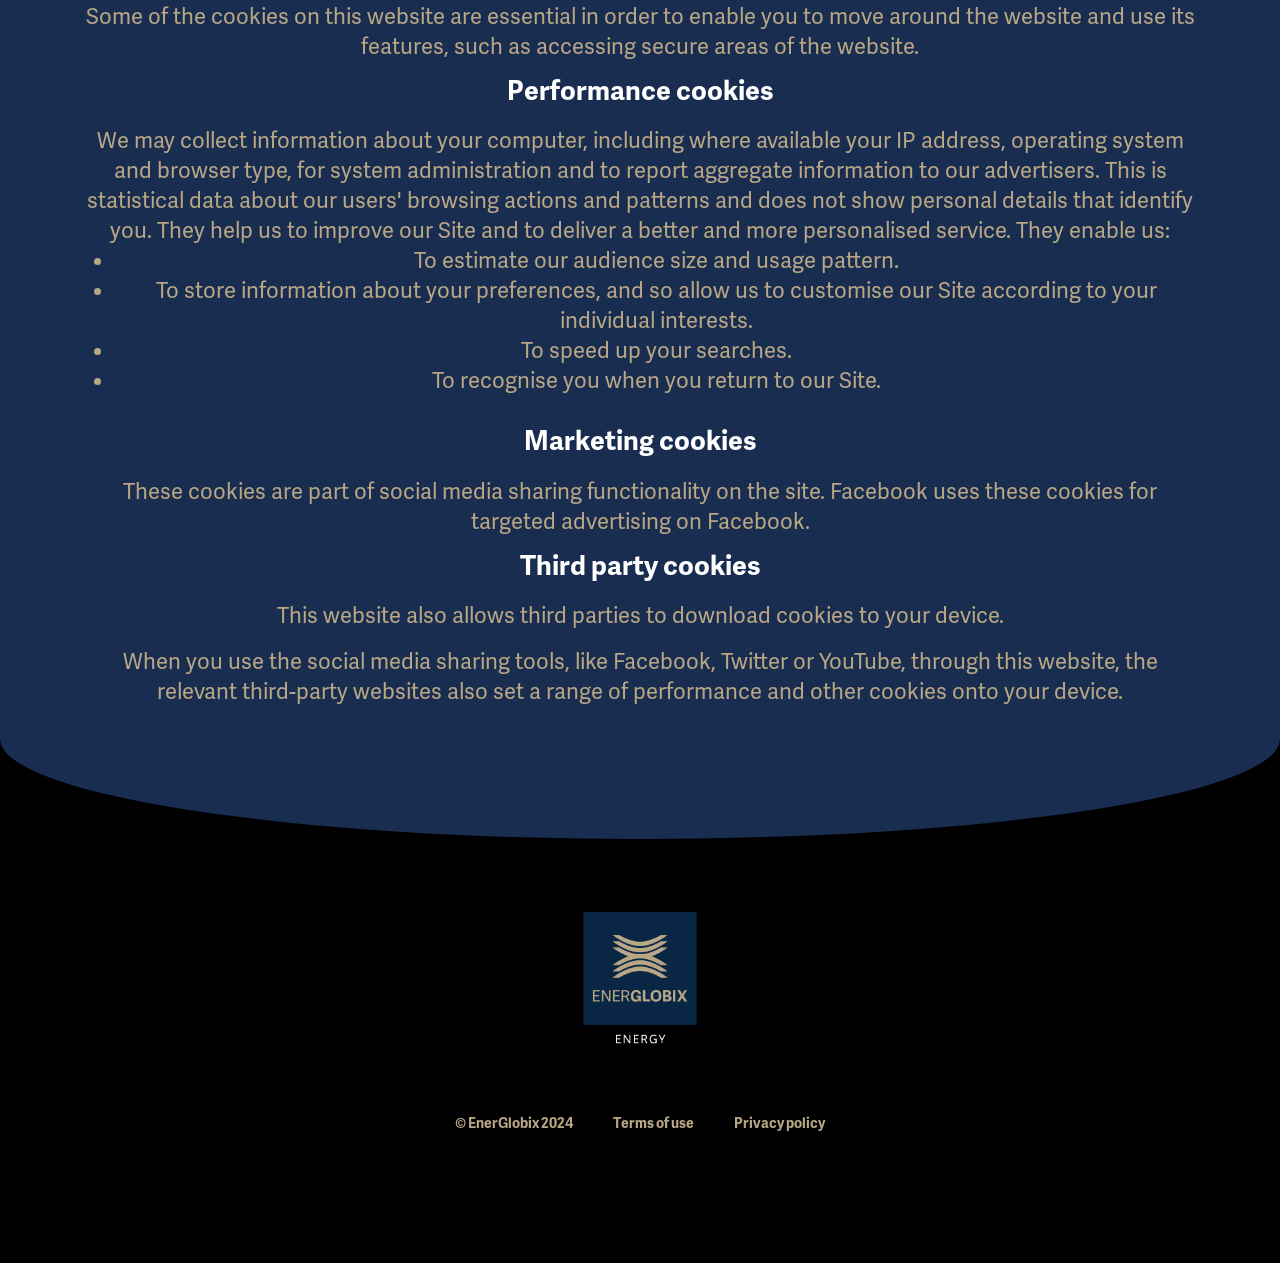
<file: privacy-policy.html>
<!DOCTYPE html>
<html lang="en">

<head>
    <meta charset="UTF-8" />
    <meta name="viewport" content="width=device-width, initial-scale=1.0" />
    <title>EnerGlobix :: How we do it</title>

    <!-- Bootstrap -->
    <link href="https://cdn.jsdelivr.net/npm/bootstrap@5.3.3/dist/css/bootstrap.min.css" rel="stylesheet"
        integrity="sha384-QWTKZyjpPEjISv5WaRU9OFeRpok6YctnYmDr5pNlyT2bRjXh0JMhjY6hW+ALEwIH" crossorigin="anonymous" />
    <!-- Fontawesome -->
    <link rel="stylesheet" href="https://cdnjs.cloudflare.com/ajax/libs/font-awesome/6.0.0-beta3/css/all.min.css">
    <!-- CSS -->
    <link rel="stylesheet" href="assets/css/style.css" />
</head>

<body>

    <!-- Loader -->
<div id="loader" style="height: 100vh;">
    <div class="d-flex justify-content-center align-items-center h-100">
        <div class="spinner-border" role="status">
            <span class="sr-only"></span>
        </div>
    </div>
</div>

<div id="main-content" style="display: none;">

    <div class="navbar-container">
        <div class="energlobix__navbar">
            <a href="index.html">
                <img src="assets/images/square-logo-white.png" alt="" class="logo" />
            </a>
            <div class="navbar-right-side">
                <div class="navlinks">
                    <ul>
                        <a href="whoweare.html"><li>Who We Are</li></a>
                        <a href="whatwedo.html"><li>What We Do</li></a>
                        <a href="howwedoit.html"><li>How We Do it</li></a>
                        <a href="insights.html"><li>Insights</li></a>
                        <a href="contact.html"><li>Contact</li></a>
                    </ul>
                </div>

                <!-- Hamburger Icon & Menu Dropdown Wrapper -->
                <div class="menu-wrapper">
                    <button
                        class="hamburger-btn"
                        id="open-menu-btn"
                        aria-label="Toggle navigation"
                    >
                        <svg fill="none" stroke="currentColor" viewBox="0 0 24 24">
                            <path
                                stroke-linecap="round"
                                stroke-linejoin="round"
                                stroke-width="1.5"
                                d="M4 6h16M4 12h16M4 18h16"
                            ></path>
                        </svg>
                    </button>

                    <!-- Dropdown Menu / Sidebar -->
                    <div class="nav-menu-container" id="nav-menu">
                        <!-- Sidebar Close Button (only visible on mobile/tablet) -->
                        <button class="close-menu-btn" id="close-menu-btn" aria-label="Close navigation">
                            <svg fill="none" stroke="currentColor" viewBox="0 0 24 24" width="24" height="24">
                                <path stroke-linecap="round" stroke-linejoin="round" stroke-width="1.5" d="M6 18L18 6M6 6l12 12"></path>
                            </svg>
                        </button>

                        <ul class="nav-menu-list">

                            <li class="nav-menu-item has-submenu">
                                <a href="#" class="nav-menu-link toggle-submenu">
                                    Energy
                                    <svg class="submenu-arrow" fill="none" stroke="currentColor" viewBox="0 0 24 24" width="12" height="12">
                                        <path stroke-linecap="round" stroke-linejoin="round" stroke-width="2" d="M19 9l-7 7-7-7"></path>
                                    </svg>
                                </a>
                                <ul class="nav-submenu">
                                    <li><a href="https://energlobix.com/" class="submenu-link">Home</a></li>
                                    <li><a href="https://energlobix.com/whoweare/" class="submenu-link">Who We Are</a></li>
                                    <li><a href="https://energlobix.com/whatwedo/" class="submenu-link">What We Do</a></li>
                                    <li><a href="https://energlobix.com/howwedoit/" class="submenu-link">How We Do It</a></li>
                                    <li><a href="https://energlobix.com/insights/" class="submenu-link">Insights</a></li>
                                    <li><a href="https://energlobix.com/contact" class="submenu-link">Contact</a></li>
                                </ul>
                            </li>

                            <li class="nav-menu-item has-submenu">
                                <a href="#" class="nav-menu-link toggle-submenu">
                                    Agriculture
                                    <svg class="submenu-arrow" fill="none" stroke="currentColor" viewBox="0 0 24 24" width="12" height="12">
                                        <path stroke-linecap="round" stroke-linejoin="round" stroke-width="2" d="M19 9l-7 7-7-7"></path>
                                    </svg>
                                </a>
                                <ul class="nav-submenu">
                                    <li><a href="https://energlobixagriculture.kasehub.com/" class="submenu-link">Home</a></li>
                                    <li><a href="https://energlobixagriculture.kasehub.com/who-we-are.html" class="submenu-link">Who We Are</a></li>
                                    <li><a href="https://energlobixagriculture.kasehub.com/what-we-do.html" class="submenu-link">What We Do</a></li>
                                    <li><a href="https://energlobixagriculture.kasehub.com/how-we-do-it.html" class="submenu-link">How We Do It</a></li>
                                </ul>
                            </li>

                            <li class="nav-menu-item">
                                <a
                                    href="https://energlobixholding.kasehub.com/"
                                    class="nav-menu-link"
                                    >Holding</a
                                >
                            </li>

                            <li class="nav-menu-item">
                                <a
                                    href="https://energlobix.kasehub.com/"
                                    class="nav-menu-link"
                                    >Main Page</a
                                >
                            </li>
                            
                        </ul>
                    </div>
                </div>
            </div>

        </div>
    </div>

    <div class="hero-slider-section">
        
        <div class="slide active" style="background-image: url('assets/images/banners/shutterstock_2168518333.jpg');">
            <div class="hero-mid-section">
                <img class="single-logo-transparent" src="assets/images/single-logo-transparent.png" alt="" />
                <div class="hero-mid-section-content">
                    <div class="hero-title">
                        Privacy Policy
                    </div>
                </div>
            </div>
    
            <div class="hero-lower-section">
                <div class="explore-link-container">
                    <a class="explore-link" href="#about-us">
                        <div class="explore-text">Explore</div>
                        <img src="assets/images/down-arrow.svg" alt="" />
                    </a>
                </div>
            </div>
        </div>

    </div>

    <!-- About Section -->
    <div id="about-us" class="how-we-do-it-about-section" style="background-image: none; background-position: top; padding-top: 0;">
        <!-- Top Oval -->
        <div class="top-oval"></div>
        
        <div id="Our-Commitment" class="oval-container-3" style="padding-top: 0px; padding-bottom: 0; background-color: #192d50; margin-top: -100px;">
            
            <div class="energlobix__card-title text-white container text-center">
                Cookie policy
            </div>

            <div class="energlobix__card-title-2 text-white container text-center mt-5">
                What are cookies?    
            </div>
            <div class="container energlobix__text text-gold mt-3 text-center">
                Cookies are small files of letters and numbers that are placed on your computer by websites that you visit. They are widely used in order to make websites work, or work more efficiently, as well as to provide information to the owners of the site, for example, remembering your preferences, counting the number of people looking at a website, or recognising a user’s device. We use cookies and similar technologies to provide you with a functional website and to give you a more personalised service. You can find more information about cookies at: www.allaboutcookies.org and www.youronlinechoices.eu.
                We may also use similar technologies to cookies on our website, which may include pixels, web beacons or clear GIFs. A tracking pixel is typically a one-pixel, transparent image (although it can be a visible image as well), located on a web page or in an e-mail that communicates to us whether you viewed an email that we sent you or visited a certain page on our Site. A clear GIF may enable us to relate your viewing or receipt of a web page or message to other information we hold about you.                
            </div>

            <div class="container energlobix__text text-gold mt-3 text-center">
                For more information about how to change your cookie preferences, please see the heading ‘How do I change my cookie settings?’ below.
            </div>

            <div class="energlobix__card-title-2 text-white container text-center mt-3">
                Cookies we use
            </div>

            <div class="container energlobix__text text-gold mt-3 text-center">
                The cookies used on this website have been categorised as follows.
            </div>

            <div class="energlobix__card-title-2 text-white container text-center mt-3">
                Strictly necessary cookies
            </div>

            <div class="container energlobix__text text-gold mt-3 text-center">
                Some of the cookies on this website are essential in order to enable you to move around the website and use its features, such as accessing secure areas of the website.
            </div>
            
            <div class="energlobix__card-title-2 text-white container text-center mt-3">
                Performance cookies
            </div>

            <div class="container energlobix__text text-gold mt-3 text-center">
                We may collect information about your computer, including where available your IP address, operating system and browser type, for system administration and to report aggregate information to our advertisers. This is statistical data about our users' browsing actions and patterns and does not show personal details that identify you. They help us to improve our Site and to deliver a better and more personalised service. They enable us:
                <ul>
                    <li>To estimate our audience size and usage pattern.</li>
                    <li>To store information about your preferences, and so allow us to customise our Site according to your individual interests.</li>
                    <li>To speed up your searches.</li>
                    <li>To recognise you when you return to our Site.</li>
                </ul>
            </div>

            <div class="energlobix__card-title-2 text-white container text-center mt-3">
                Marketing cookies
            </div>

            <div class="container energlobix__text text-gold mt-3 text-center">
                These cookies are part of social media sharing functionality on the site. Facebook uses these cookies for targeted advertising on Facebook.
            </div>

            <div class="energlobix__card-title-2 text-white container text-center mt-3">
                Third party cookies
            </div>

            <div class="container energlobix__text text-gold mt-3 text-center">
                This website also allows third parties to download cookies to your device.                
            </div>
            <div class="container energlobix__text text-gold mt-3 text-center">
                When you use the social media sharing tools, like Facebook, Twitter or YouTube, through this website, the relevant third-party websites also set a range of performance and other cookies onto your device.
            </div>


            <!-- Template -->
            <div class="energlobix__card-title text-white container text-center">
                
            </div>

            <div class="energlobix__card-title-2 text-white container text-center mt-3">
                
            </div>

            <div class="container energlobix__text text-gold mt-3 text-center">
                
            </div>

            

            

        </div>
        
        <!-- Bottom Oval -->
        <div class="bottom-oval"></div>
    </div>

    <!-- How we do it Section -->
    <div class="black-section">
    
        <div class="footer-section" style="padding-top: 52.328px">
            <div class="container">
                <div class="footer-logo text-center">
                    <img src="assets/images/square-logo-white.png" alt="" />
                </div>                

                <div class="footer-links mt-5">
                    <div class="footer-link-text mt-3 text-gold">
                        © EnerGlobix 2024
                    </div>
                    <div class="footer-link-text mt-3 text-gold">
                        <a href="terms-of-use.html">Terms of use</a>
                    </div>
                    <div class="footer-link-text mt-3 text-gold">
                        <a href="privacy-policy.html">Privacy policy</a>
                    </div>
                </div>
            </div>
        </div>
    </div>
    </div>

    <button id="backToTopBtn"><i class="fas fa-arrow-up"></i></button>

    <!-- Boostrap JS -->
    <script src="https://cdn.jsdelivr.net/npm/bootstrap@5.3.3/dist/js/bootstrap.bundle.min.js"
        integrity="sha384-YvpcrYf0tY3lHB60NNkmXc5s9fDVZLESaAA55NDzOxhy9GkcIdslK1eN7N6jIeHz"
        crossorigin="anonymous"></script>

    <!-- Javascript -->
    <script src="assets/js/script.js"></script>

    <script>
        // Wait until the entire page is loaded
        window.addEventListener('load', function() {
            // Hide the loader
            document.getElementById('loader').style.display = 'none';
            // Show the main content
            document.getElementById('main-content').style.display = 'block';
            // Show message in console
            console.log('Content is loaded')
        });
    </script>
</body>

</html>
</file>
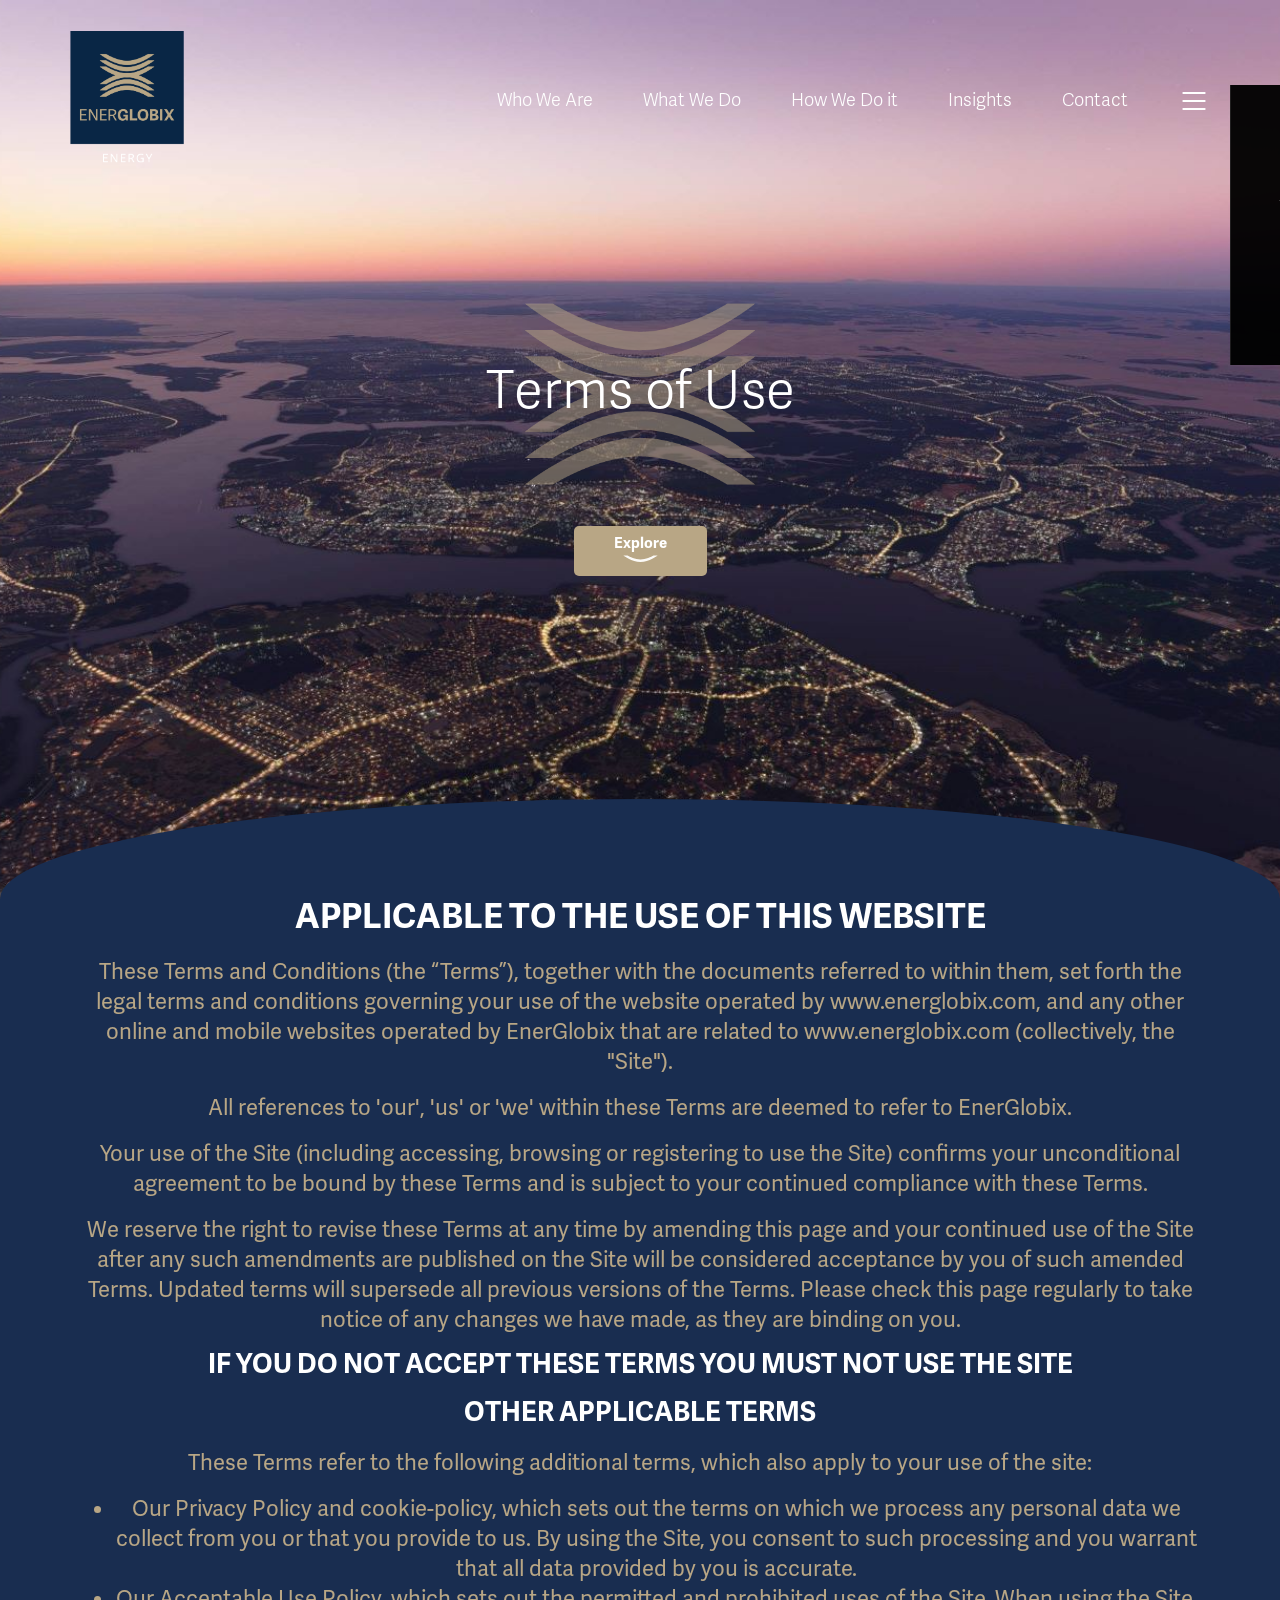
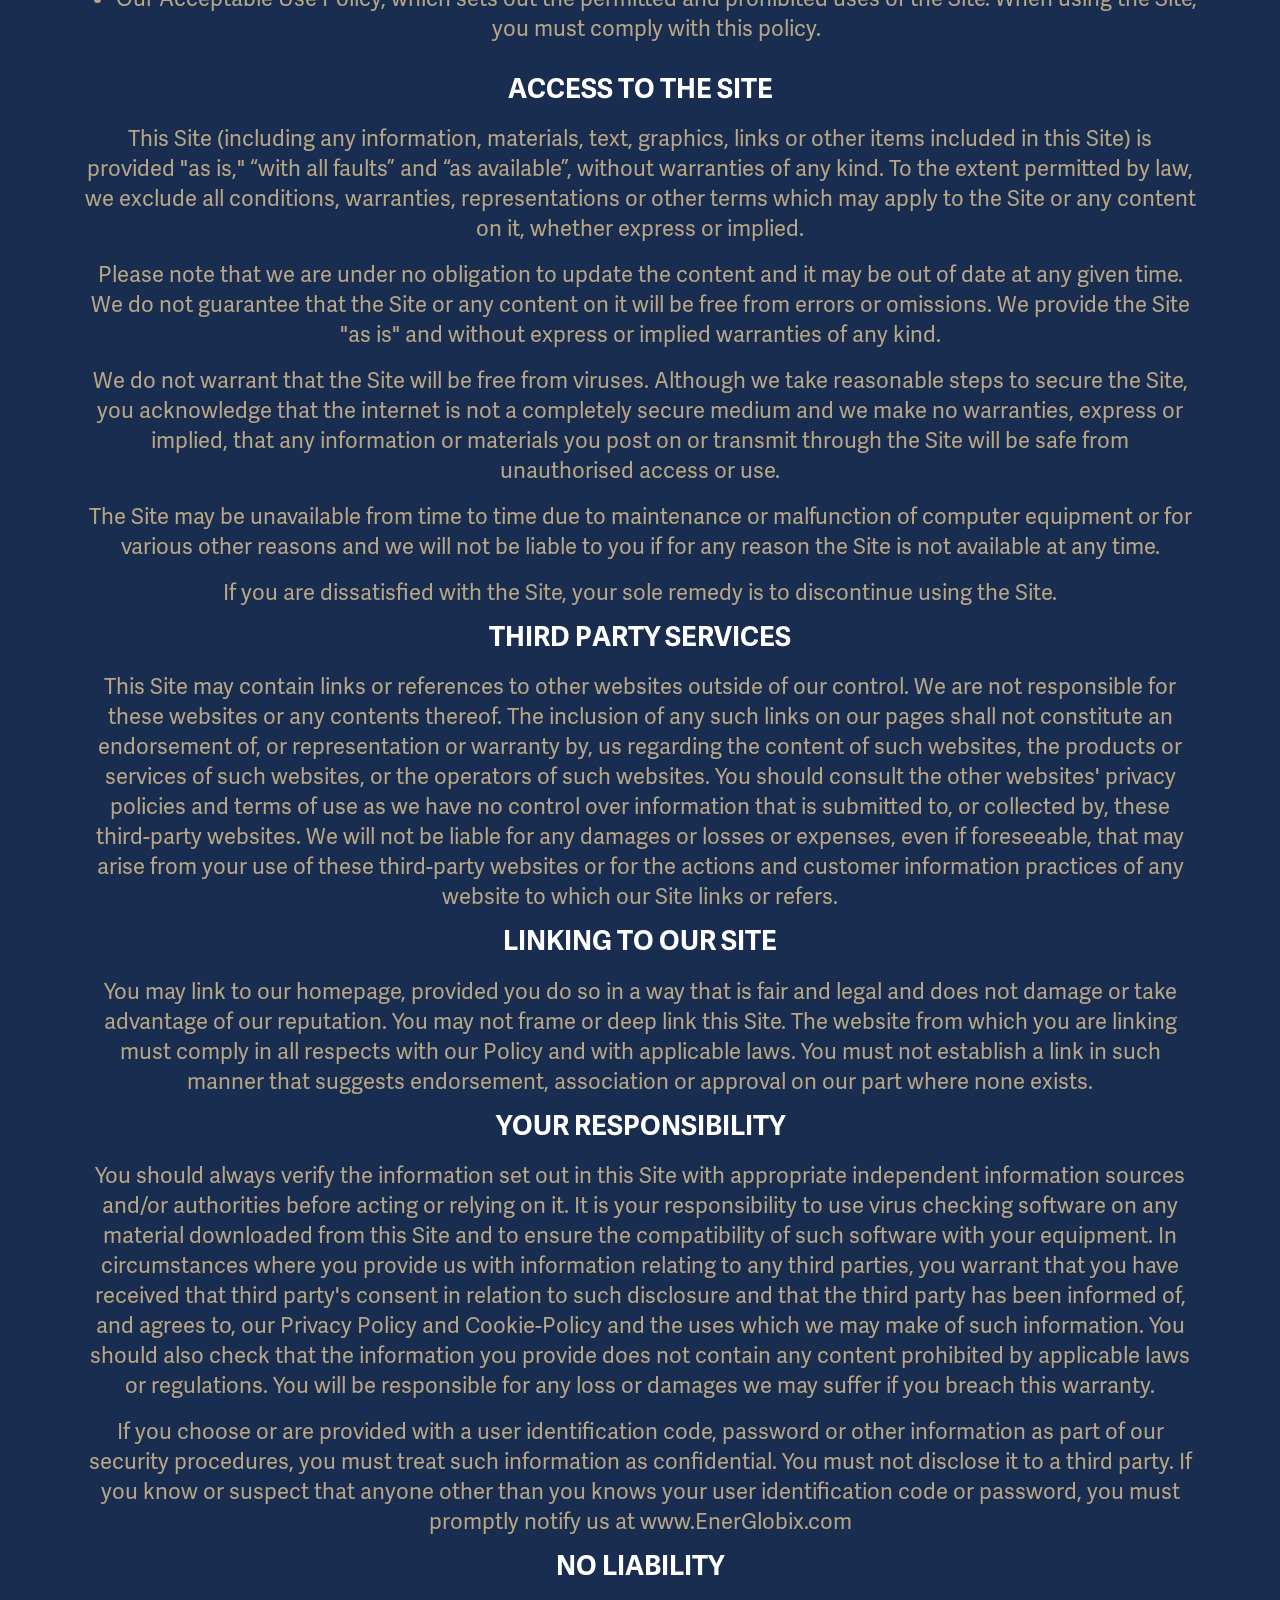
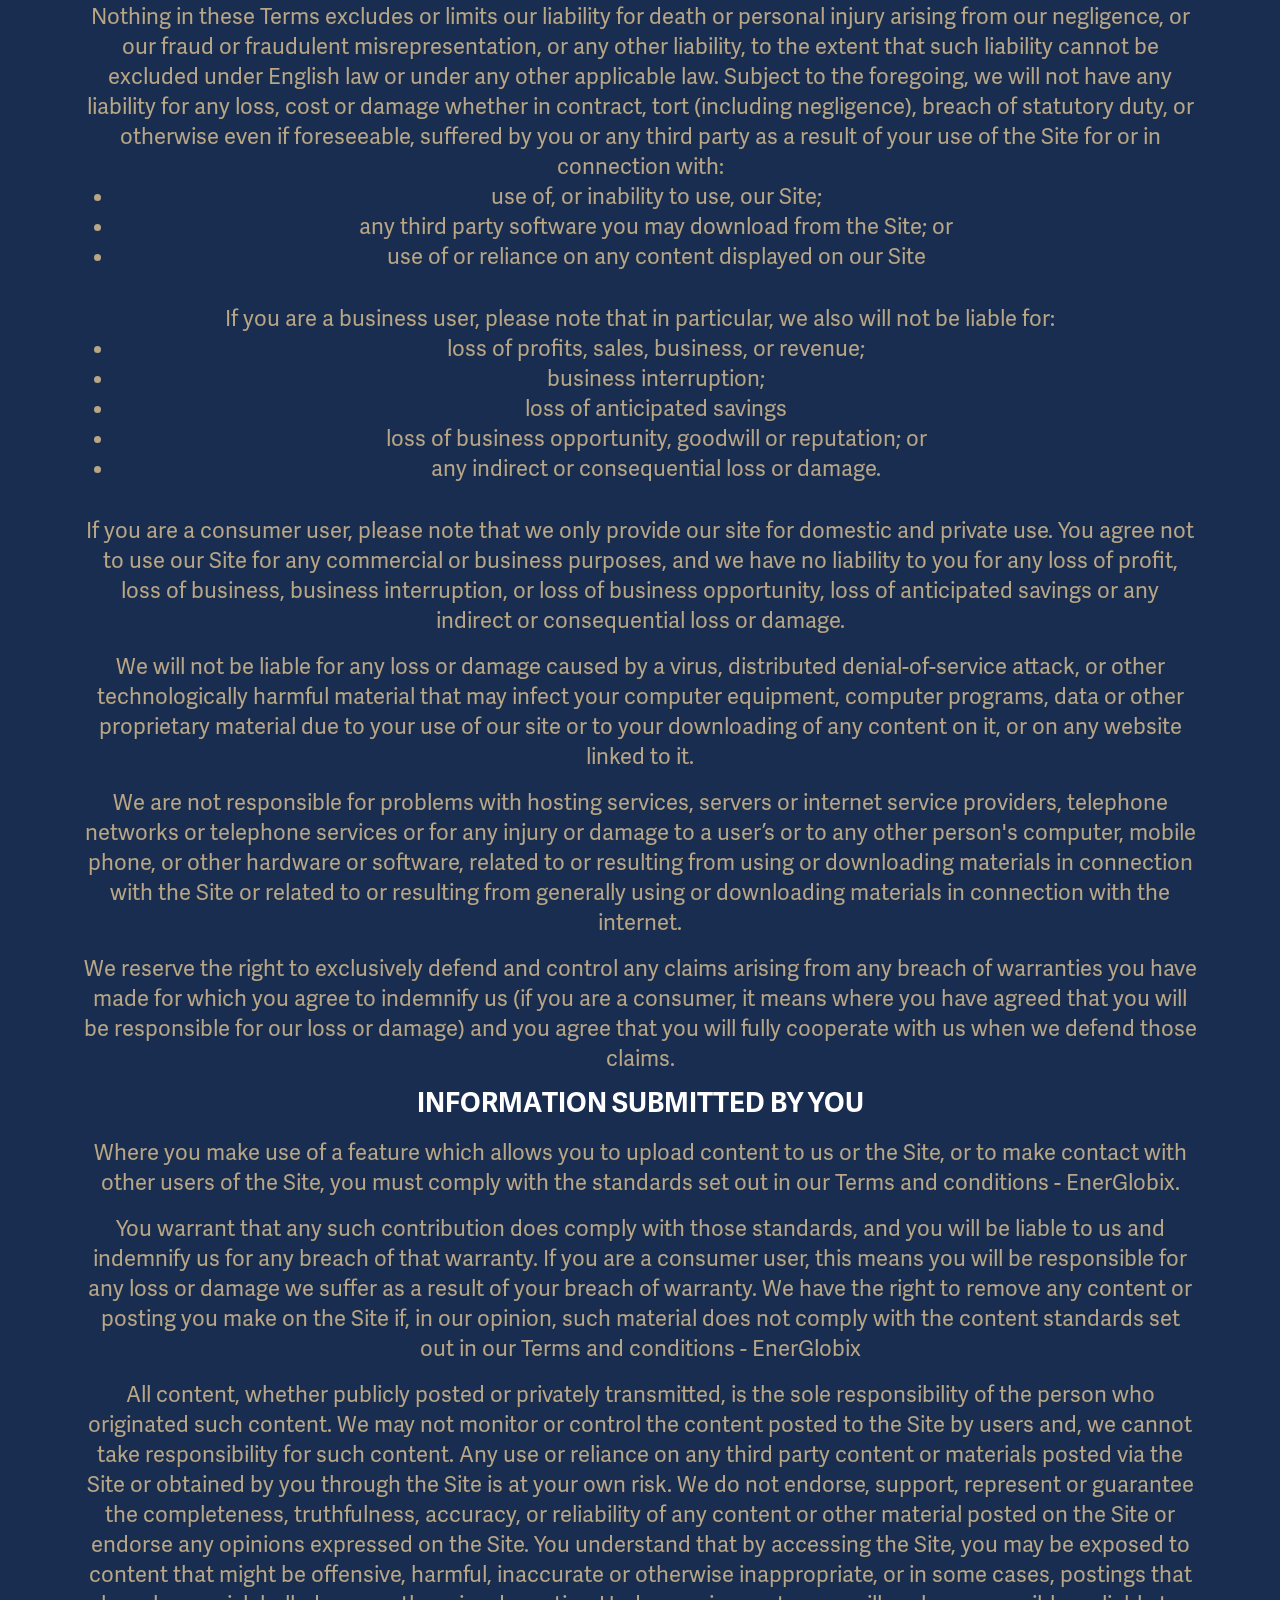
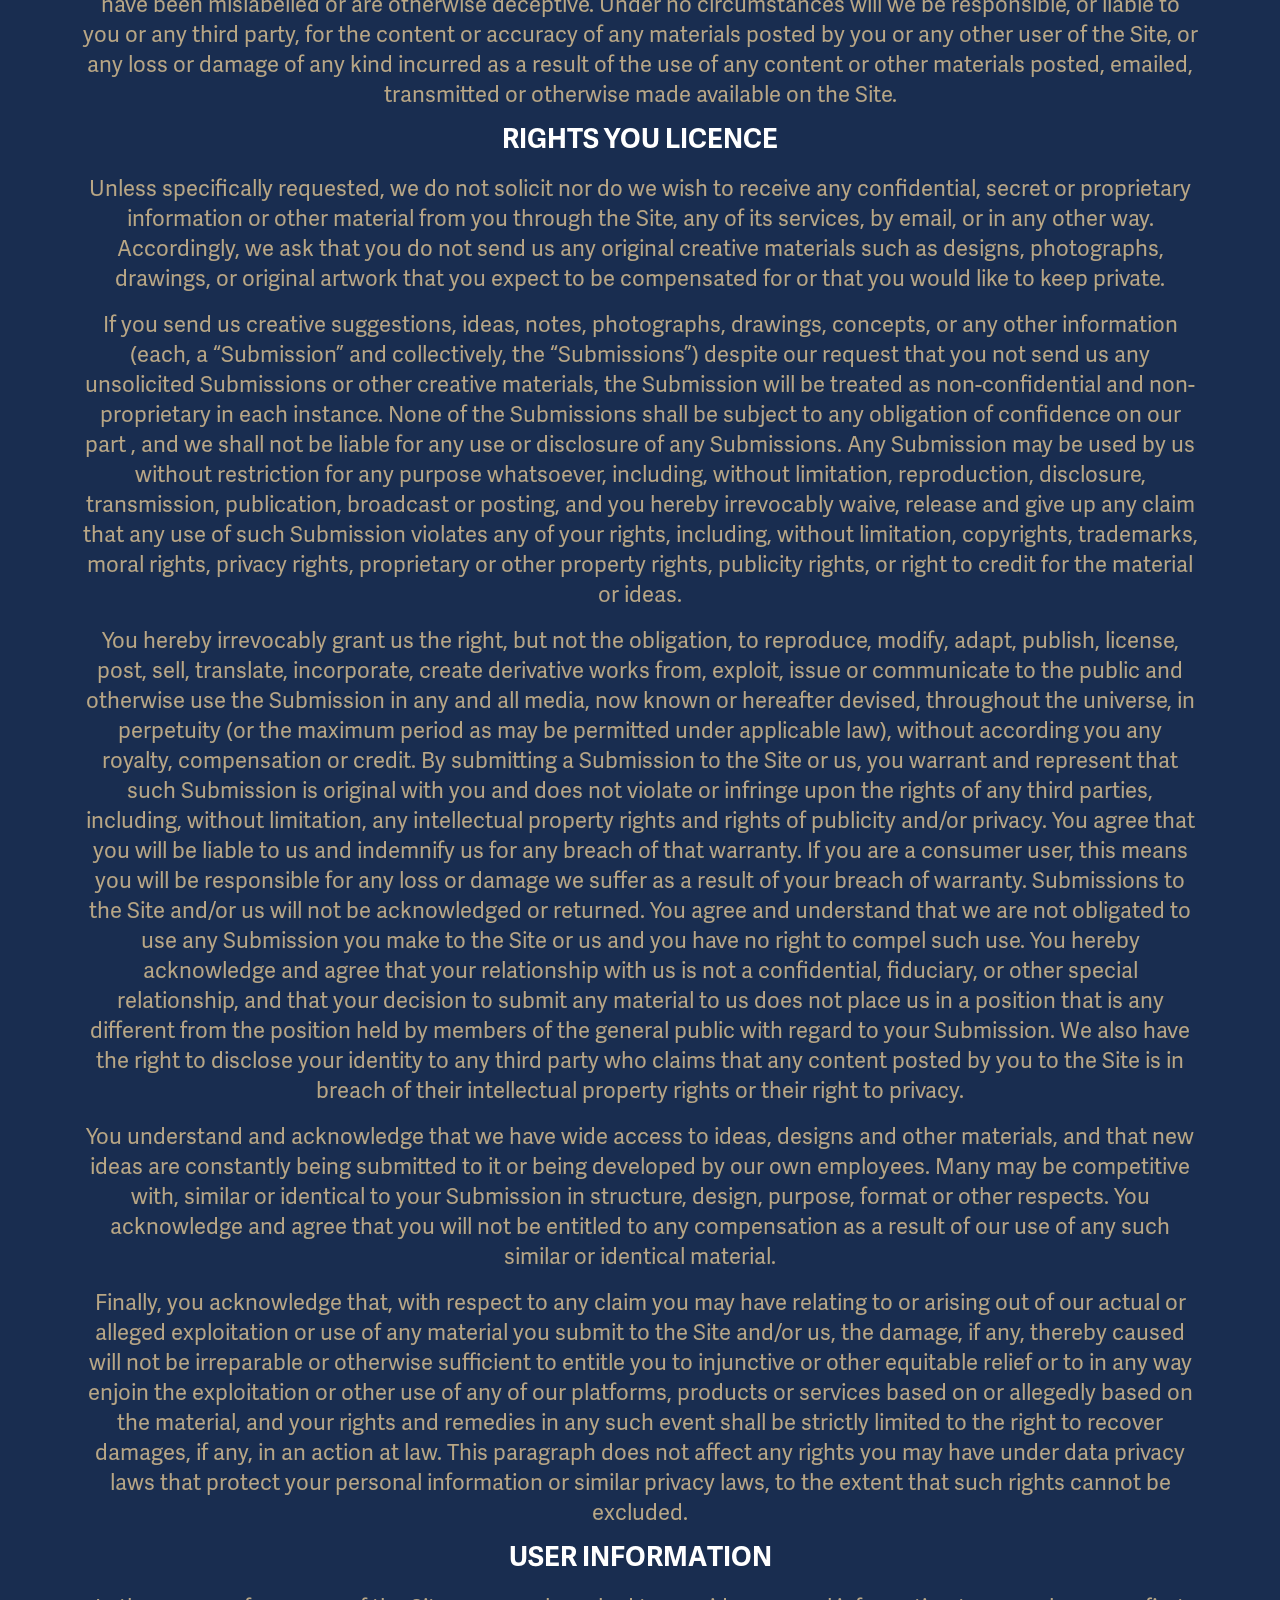
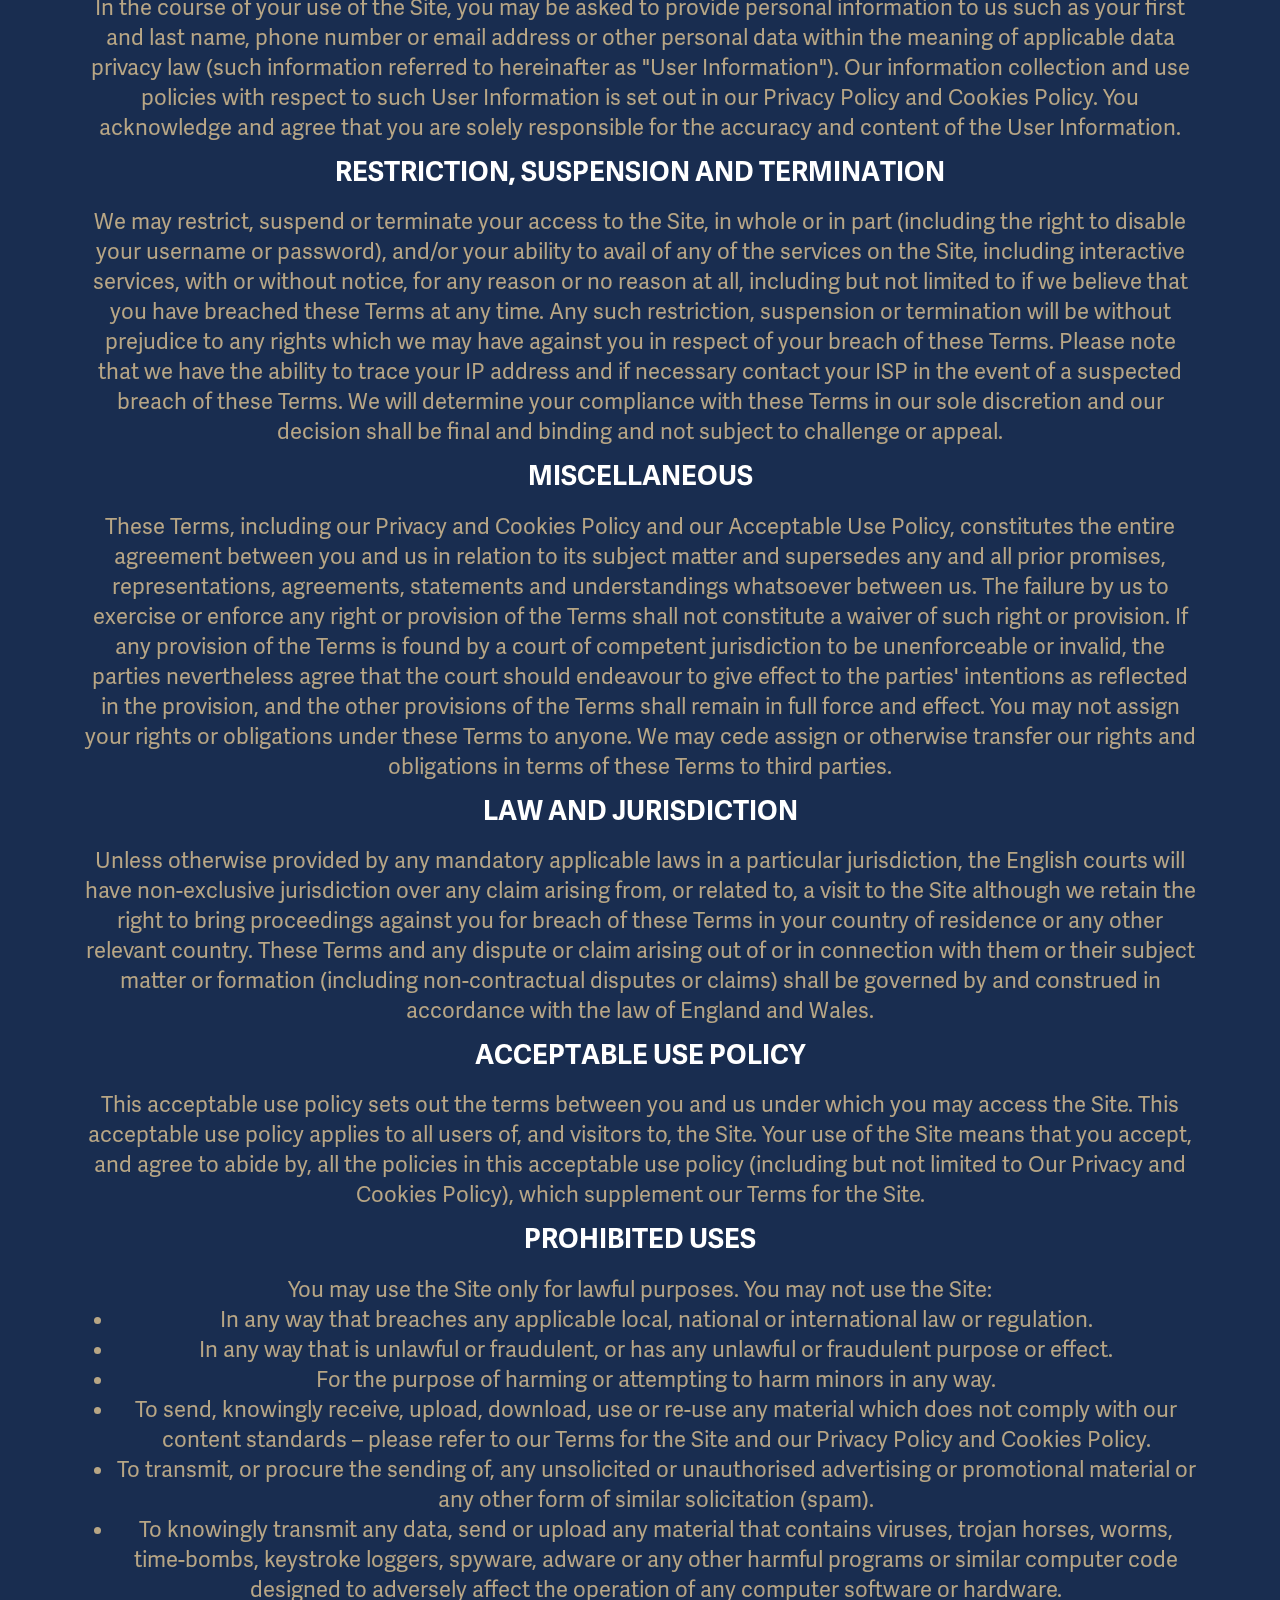
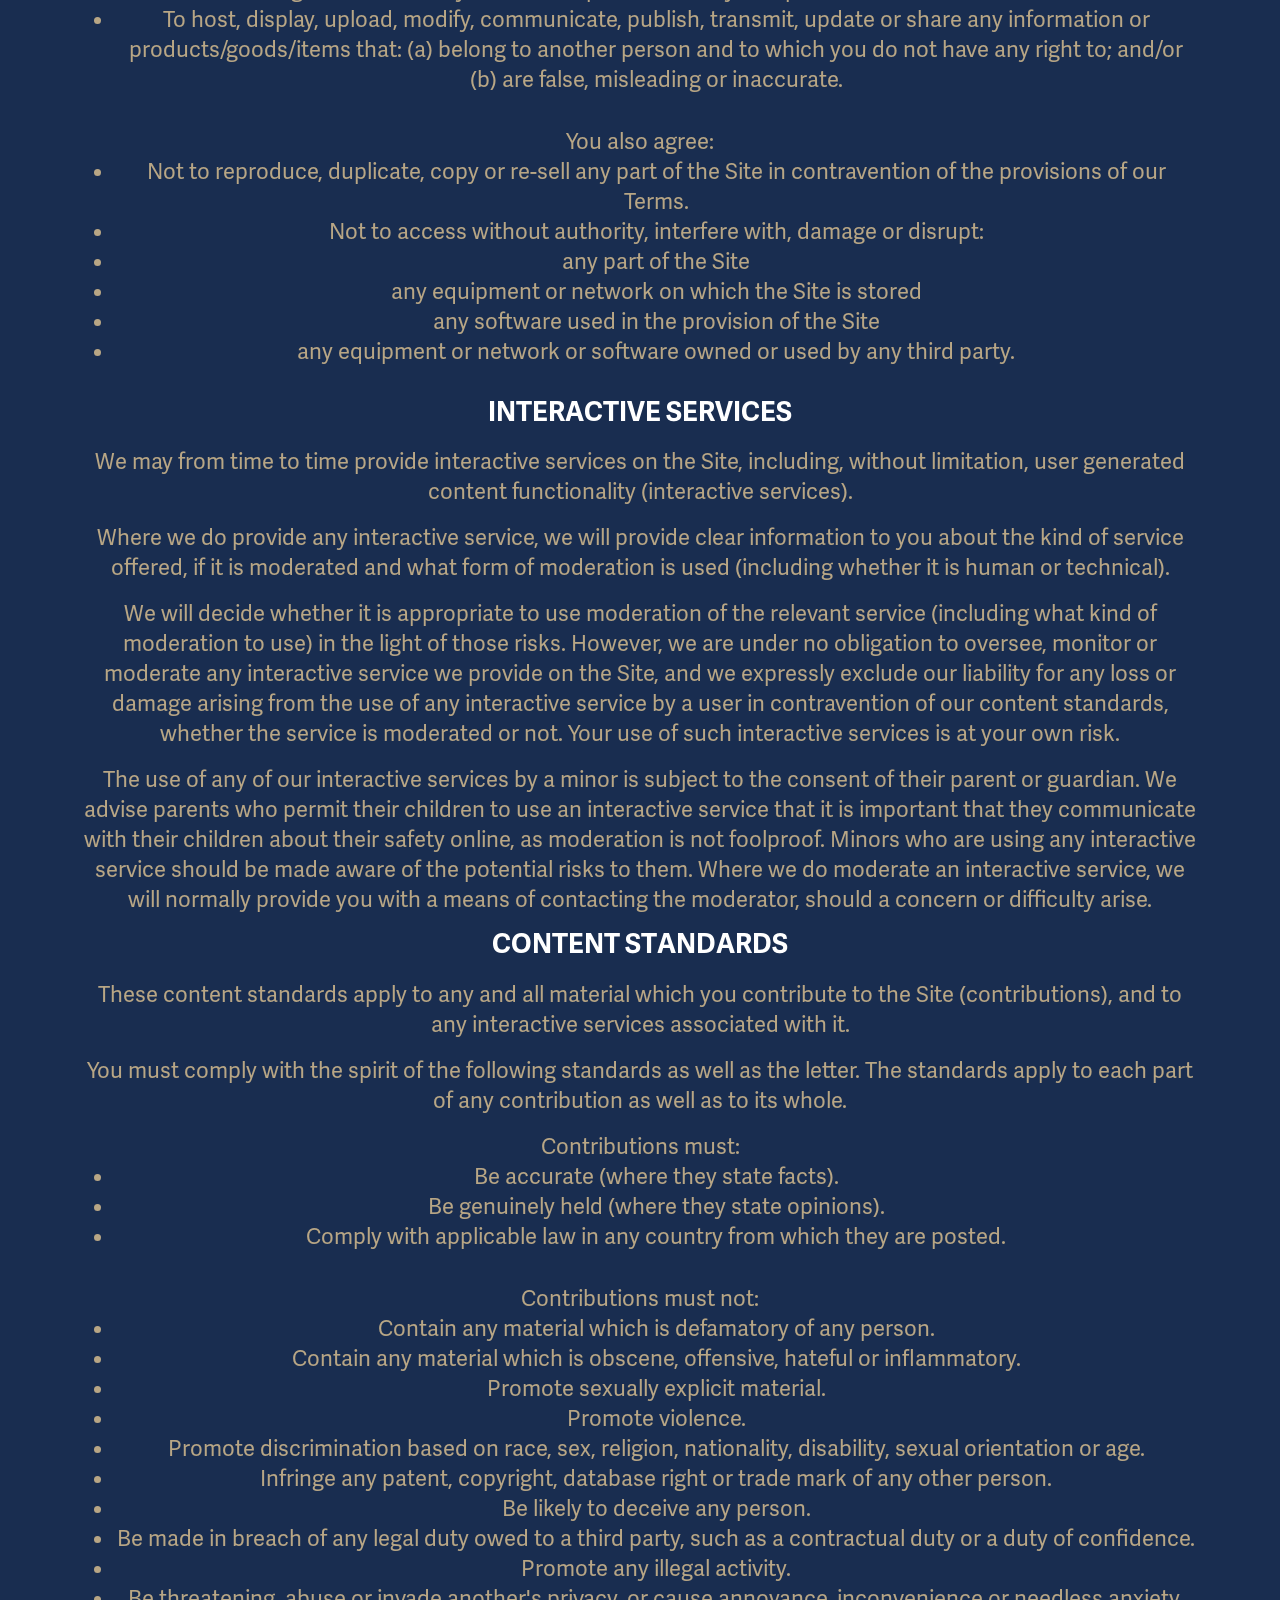
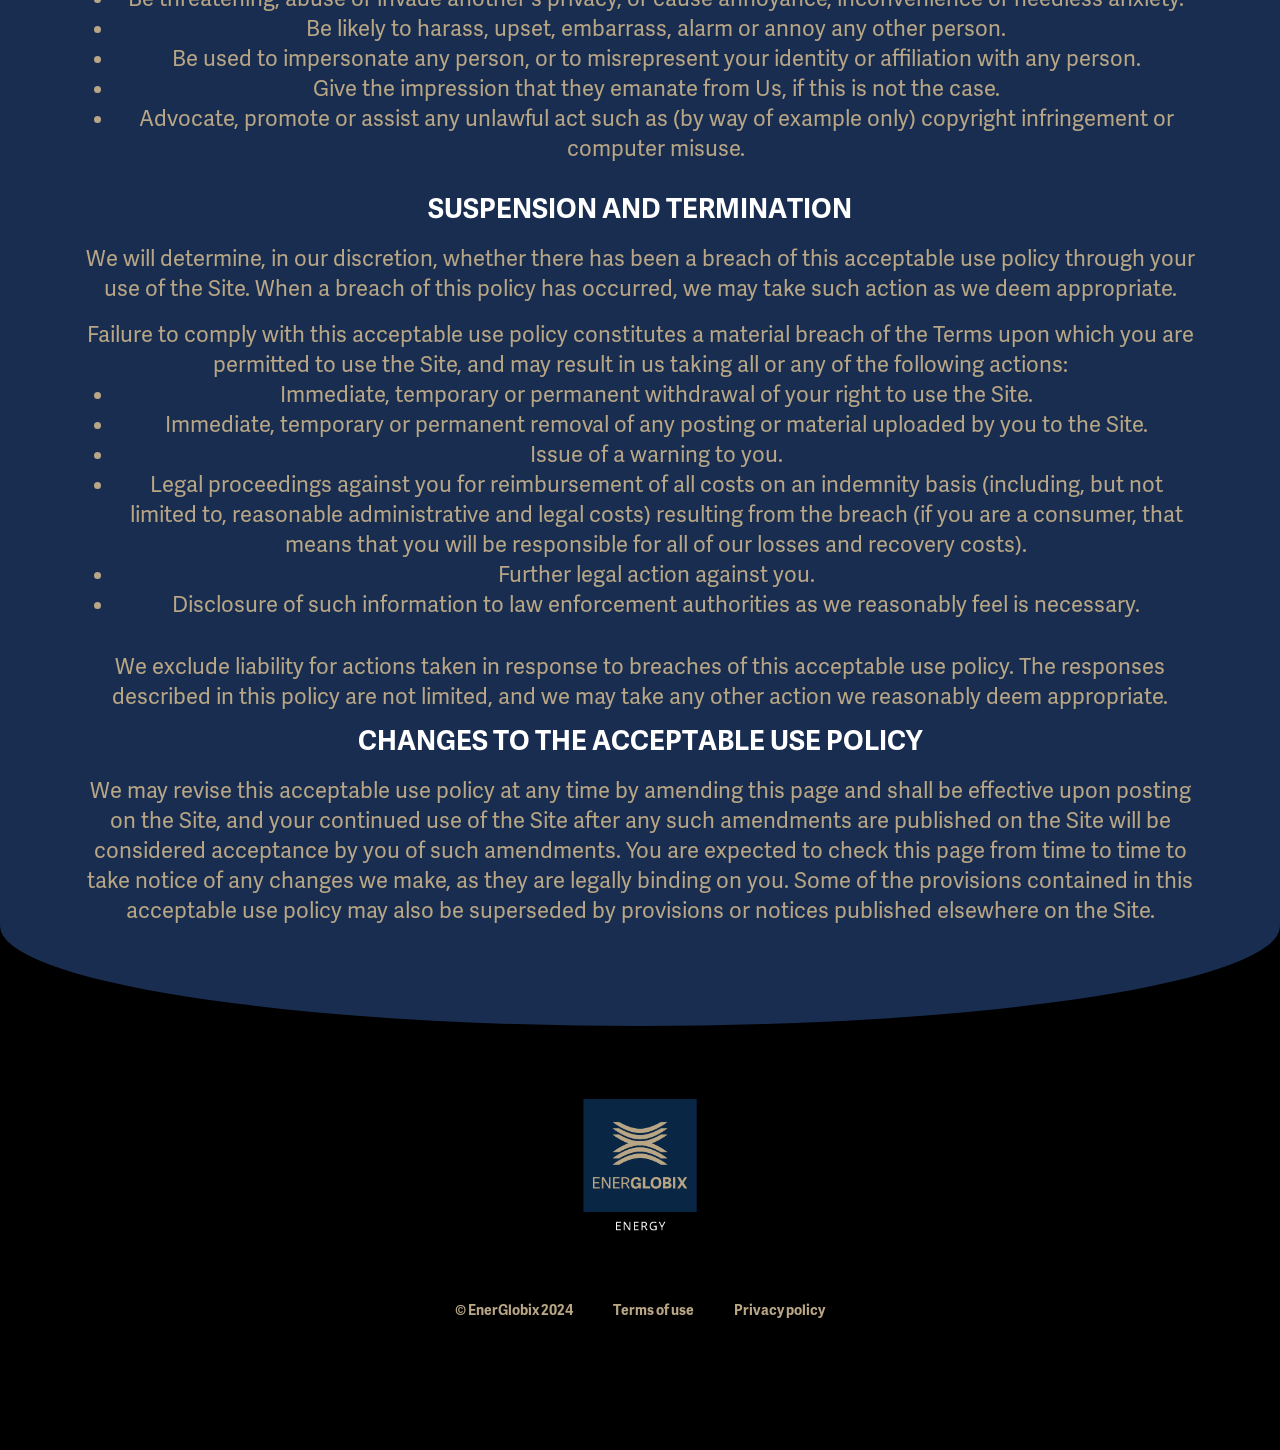
<file: terms-of-use.html>
<!DOCTYPE html>
<html lang="en">

<head>
    <meta charset="UTF-8" />
    <meta name="viewport" content="width=device-width, initial-scale=1.0" />
    <title>EnerGlobix :: How we do it</title>

    <!-- Bootstrap -->
    <link href="https://cdn.jsdelivr.net/npm/bootstrap@5.3.3/dist/css/bootstrap.min.css" rel="stylesheet"
        integrity="sha384-QWTKZyjpPEjISv5WaRU9OFeRpok6YctnYmDr5pNlyT2bRjXh0JMhjY6hW+ALEwIH" crossorigin="anonymous" />
    <!-- Fontawesome -->
    <link rel="stylesheet" href="https://cdnjs.cloudflare.com/ajax/libs/font-awesome/6.0.0-beta3/css/all.min.css">
    <!-- CSS -->
    <link rel="stylesheet" href="assets/css/style.css" />
</head>

<body>

    <!-- Loader -->
<div id="loader" style="height: 100vh;">
    <div class="d-flex justify-content-center align-items-center h-100">
        <div class="spinner-border" role="status">
            <span class="sr-only"></span>
        </div>
    </div>
</div>

<div id="main-content" style="display: none;">

    <div class="navbar-container">
        <div class="energlobix__navbar">
            <a href="index.html">
                <img src="assets/images/square-logo-white.png" alt="" class="logo" />
            </a>
            <div class="navbar-right-side">
                <div class="navlinks">
                    <ul>
                        <a href="whoweare.html"><li>Who We Are</li></a>
                        <a href="whatwedo.html"><li>What We Do</li></a>
                        <a href="howwedoit.html"><li>How We Do it</li></a>
                        <a href="insights.html"><li>Insights</li></a>
                        <a href="contact.html"><li>Contact</li></a>
                    </ul>
                </div>

                <!-- Hamburger Icon & Menu Dropdown Wrapper -->
                <div class="menu-wrapper">
                    <button
                        class="hamburger-btn"
                        id="open-menu-btn"
                        aria-label="Toggle navigation"
                    >
                        <svg fill="none" stroke="currentColor" viewBox="0 0 24 24">
                            <path
                                stroke-linecap="round"
                                stroke-linejoin="round"
                                stroke-width="1.5"
                                d="M4 6h16M4 12h16M4 18h16"
                            ></path>
                        </svg>
                    </button>

                    <!-- Dropdown Menu / Sidebar -->
                    <div class="nav-menu-container" id="nav-menu">
                        <!-- Sidebar Close Button (only visible on mobile/tablet) -->
                        <button class="close-menu-btn" id="close-menu-btn" aria-label="Close navigation">
                            <svg fill="none" stroke="currentColor" viewBox="0 0 24 24" width="24" height="24">
                                <path stroke-linecap="round" stroke-linejoin="round" stroke-width="1.5" d="M6 18L18 6M6 6l12 12"></path>
                            </svg>
                        </button>

                        <ul class="nav-menu-list">

                            <li class="nav-menu-item has-submenu">
                                <a href="#" class="nav-menu-link toggle-submenu">
                                    Energy
                                    <svg class="submenu-arrow" fill="none" stroke="currentColor" viewBox="0 0 24 24" width="12" height="12">
                                        <path stroke-linecap="round" stroke-linejoin="round" stroke-width="2" d="M19 9l-7 7-7-7"></path>
                                    </svg>
                                </a>
                                <ul class="nav-submenu">
                                    <li><a href="https://energlobix.com/" class="submenu-link">Home</a></li>
                                    <li><a href="https://energlobix.com/whoweare/" class="submenu-link">Who We Are</a></li>
                                    <li><a href="https://energlobix.com/whatwedo/" class="submenu-link">What We Do</a></li>
                                    <li><a href="https://energlobix.com/howwedoit/" class="submenu-link">How We Do It</a></li>
                                    <li><a href="https://energlobix.com/insights/" class="submenu-link">Insights</a></li>
                                    <li><a href="https://energlobix.com/contact" class="submenu-link">Contact</a></li>
                                </ul>
                            </li>

                            <li class="nav-menu-item has-submenu">
                                <a href="#" class="nav-menu-link toggle-submenu">
                                    Agriculture
                                    <svg class="submenu-arrow" fill="none" stroke="currentColor" viewBox="0 0 24 24" width="12" height="12">
                                        <path stroke-linecap="round" stroke-linejoin="round" stroke-width="2" d="M19 9l-7 7-7-7"></path>
                                    </svg>
                                </a>
                                <ul class="nav-submenu">
                                    <li><a href="https://energlobixagriculture.kasehub.com/" class="submenu-link">Home</a></li>
                                    <li><a href="https://energlobixagriculture.kasehub.com/who-we-are.html" class="submenu-link">Who We Are</a></li>
                                    <li><a href="https://energlobixagriculture.kasehub.com/what-we-do.html" class="submenu-link">What We Do</a></li>
                                    <li><a href="https://energlobixagriculture.kasehub.com/how-we-do-it.html" class="submenu-link">How We Do It</a></li>
                                </ul>
                            </li>

                            <li class="nav-menu-item">
                                <a
                                    href="https://energlobixholding.kasehub.com/"
                                    class="nav-menu-link"
                                    >Holding</a
                                >
                            </li>

                            <li class="nav-menu-item">
                                <a
                                    href="https://energlobix.kasehub.com/"
                                    class="nav-menu-link"
                                    >Main Page</a
                                >
                            </li>
                            
                        </ul>
                    </div>
                </div>
            </div>

        </div>
    </div>

    <div class="hero-slider-section">
        
        <div class="slide active" style="background-image: url('assets/images/banners/shutterstock_2168518333.jpg');">
            <div class="hero-mid-section">
                <img class="single-logo-transparent" src="assets/images/single-logo-transparent.png" alt="" />
                <div class="hero-mid-section-content">
                    <div class="hero-title">
                        Terms of Use
                    </div>
                </div>
            </div>
    
            <div class="hero-lower-section">
                <div class="explore-link-container">
                    <a class="explore-link" href="#about-us">
                        <div class="explore-text">Explore</div>
                        <img src="assets/images/down-arrow.svg" alt="" />
                    </a>
                </div>
            </div>
        </div>

    </div>

    <!-- About Section -->
    <div id="about-us" class="how-we-do-it-about-section" style="background-image: none; background-position: top; padding-top: 0;">
        <!-- Top Oval -->
        <div class="top-oval"></div>
        
        <div id="Our-Commitment" class="oval-container-3" style="padding-top: 0px; padding-bottom: 0; background-color: #192d50; margin-top: -100px;">
            <div class="energlobix__card-title text-white container text-center">
                APPLICABLE TO THE USE OF THIS WEBSITE
            </div>
            <div class="container energlobix__text text-gold mt-3 text-center">
                These Terms and Conditions (the “Terms”), together with the documents referred to within them, set forth the legal terms and conditions governing your use of the website operated by www.energlobix.com, and any other online and mobile websites operated by EnerGlobix that are related to www.energlobix.com (collectively, the "Site").
            </div>
            <div class="container energlobix__text text-gold mt-3 text-center">
                All references to 'our', 'us' or 'we' within these Terms are deemed to refer to EnerGlobix.
            </div>

            <div class="container energlobix__text text-gold mt-3 text-center">
                Your use of the Site (including accessing, browsing or registering to use the Site) confirms your unconditional agreement to be bound by these Terms and is subject to your continued compliance with these Terms.
            </div>

            <div class="container energlobix__text text-gold mt-3 text-center">
                We reserve the right to revise these Terms at any time by amending this page and your continued use of the Site after any such amendments are published on the Site will be considered acceptance by you of such amended Terms. Updated terms will supersede all previous versions of the Terms. Please check this page regularly to take notice of any changes we have made, as they are binding on you.
            </div>
            
            <div class="energlobix__card-title-2 text-white container text-center mt-3">
                IF YOU DO NOT ACCEPT THESE TERMS YOU MUST NOT USE THE SITE
            </div>

            <div class="energlobix__card-title-2 text-white container text-center mt-3">
                OTHER APPLICABLE TERMS
            </div>

            <div class="container energlobix__text text-gold mt-3 text-center">
                These Terms refer to the following additional terms, which also apply to your use of the site:
            </div>

            <div class="container energlobix__text text-gold mt-3 text-center">
                <ul>
                    <li>
                        Our Privacy Policy and cookie-policy, which sets out the terms on which we process any personal data we collect from you or that you provide to us. By using the Site, you consent to such processing and you warrant that all data provided by you is accurate. 
                    </li>
                    <li>
                        Our Acceptable Use Policy, which sets out the permitted and prohibited uses of the Site. When using the Site, you must comply with this policy. 
                    </li>
                </ul>
            </div>

            <div class="energlobix__card-title-2 text-white container text-center mt-3">
                ACCESS TO THE SITE
            </div>

            <div class="container energlobix__text text-gold mt-3 text-center">
                This Site (including any information, materials, text, graphics, links or other items included in this Site) is provided "as is," “with all faults” and “as available”, without warranties of any kind. To the extent permitted by law, we exclude all conditions, warranties, representations or other terms which may apply to the Site or any content on it, whether express or implied.
            </div>
            <div class="container energlobix__text text-gold mt-3 text-center">
                Please note that we are under no obligation to update the content and it may be out of date at any given time. We do not guarantee that the Site or any content on it will be free from errors or omissions. We provide the Site "as is" and without express or implied warranties of any kind.
            </div>
            <div class="container energlobix__text text-gold mt-3 text-center">
                We do not warrant that the Site will be free from viruses. Although we take reasonable steps to secure the Site, you acknowledge that the internet is not a completely secure medium and we make no warranties, express or implied, that any information or materials you post on or transmit through the Site will be safe from unauthorised access or use.
            </div>
            <div class="container energlobix__text text-gold mt-3 text-center">
                The Site may be unavailable from time to time due to maintenance or malfunction of computer equipment or for various other reasons and we will not be liable to you if for any reason the Site is not available at any time.
            </div>
            <div class="container energlobix__text text-gold mt-3 text-center">
                If you are dissatisfied with the Site, your sole remedy is to discontinue using the Site.
            </div>

            <div class="energlobix__card-title-2 text-white container text-center mt-3">
                THIRD PARTY SERVICES
            </div>

            <div class="container energlobix__text text-gold mt-3 text-center">
                This Site may contain links or references to other websites outside of our control. We are not responsible for these websites or any contents thereof. The inclusion of any such links on our pages shall not constitute an endorsement of, or representation or warranty by, us regarding the content of such websites, the products or services of such websites, or the operators of such websites. You should consult the other websites' privacy policies and terms of use as we have no control over information that is submitted to, or collected by, these third-party websites. We will not be liable for any damages or losses or expenses, even if foreseeable, that may arise from your use of these third-party websites or for the actions and customer information practices of any website to which our Site links or refers.
            </div>
            
            <div class="energlobix__card-title-2 text-white container text-center mt-3">
                LINKING TO OUR SITE
            </div>
            <div class="container energlobix__text text-gold mt-3 text-center">
                You may link to our homepage, provided you do so in a way that is fair and legal and does not damage or take advantage of our reputation. You may not frame or deep link this Site. The website from which you are linking must comply in all respects with our Policy and with applicable laws. You must not establish a link in such manner that suggests endorsement, association or approval on our part where none exists. 
            </div>

            <div class="energlobix__card-title-2 text-white container text-center mt-3">
                YOUR RESPONSIBILITY
            </div>

            <div class="container energlobix__text text-gold mt-3 text-center">
                You should always verify the information set out in this Site with appropriate independent information sources and/or authorities before acting or relying on it. It is your responsibility to use virus checking software on any material downloaded from this Site and to ensure the compatibility of such software with your equipment. In circumstances where you provide us with information relating to any third parties, you warrant that you have received that third party's consent in relation to such disclosure and that the third party has been informed of, and agrees to, our Privacy Policy  and Cookie-Policy and the uses which we may make of such information. You should also check that the information you provide does not contain any content prohibited by applicable laws or regulations. You will be responsible for any loss or damages we may suffer if you breach this warranty.
            </div>

            <div class="container energlobix__text text-gold mt-3 text-center">
                If you choose or are provided with a user identification code, password or other information as part of our security procedures, you must treat such information as confidential. You must not disclose it to a third party. If you know or suspect that anyone other than you knows your user identification code or password, you must promptly notify us at www.EnerGlobix.com
            </div>

            <div class="energlobix__card-title-2 text-white container text-center mt-3">
                NO LIABILITY
            </div>

            <div class="container energlobix__text text-gold mt-3 text-center">
                Nothing in these Terms excludes or limits our liability for death or personal injury arising from our negligence, or our fraud or fraudulent misrepresentation, or any other liability, to the extent that such liability cannot be excluded under English law or under any other applicable law. Subject to the foregoing, we will not have any liability for any loss, cost or damage whether in contract, tort (including negligence), breach of statutory duty, or otherwise even if foreseeable, suffered by you or any third party as a result of your use of the Site for or in connection with:
                <ul>
                    <li>use of, or inability to use, our Site;</li>
                    <li>any third party software you may download from the Site; or</li>
                    <li>use of or reliance on any content displayed on our Site</li>
                </ul>
            </div>
            <div class="container energlobix__text text-gold mt-3 text-center">
                If you are a business user, please note that in particular, we also will not be liable for:
                <ul>
                    <li>loss of profits, sales, business, or revenue;</li>
                    <li>business interruption;</li>
                    <li>loss of anticipated savings</li>
                    <li>loss of business opportunity, goodwill or reputation; or</li>
                    <li>any indirect or consequential loss or damage.</li>
                </ul>
            </div>

            <div class="container energlobix__text text-gold mt-3 text-center">
                If you are a consumer user, please note that we only provide our site for domestic and private use. You agree not to use our Site for any commercial or business purposes, and we have no liability to you for any loss of profit, loss of business, business interruption, or loss of business opportunity, loss of anticipated savings or any indirect or consequential loss or damage.
            </div>

            <div class="container energlobix__text text-gold mt-3 text-center">
                We will not be liable for any loss or damage caused by a virus, distributed denial-of-service attack, or other technologically harmful material that may infect your computer equipment, computer programs, data or other proprietary material due to your use of our site or to your downloading of any content on it, or on any website linked to it. 
            </div>

            <div class="container energlobix__text text-gold mt-3 text-center">
                We are not responsible for problems with hosting services, servers or internet service providers, telephone networks or telephone services or for any injury or damage to a user’s or to any other person's computer, mobile phone, or other hardware or software, related to or resulting from using or downloading materials in connection with the Site or related to or resulting from generally using or downloading materials in connection with the internet.
            </div>

            <div class="container energlobix__text text-gold mt-3 text-center">
                We reserve the right to exclusively defend and control any claims arising from any breach of warranties you have made for which you agree to indemnify us (if you are a consumer, it means where you have agreed that you will be responsible for our loss or damage) and you agree that you will fully cooperate with us when we defend those claims. 
            </div>


            <div class="energlobix__card-title-2 text-white container text-center mt-3">
                INFORMATION SUBMITTED BY YOU
            </div>

            <div class="container energlobix__text text-gold mt-3 text-center">
                Where you make use of a feature which allows you to upload content to us or the Site, or to make contact with other users of the Site, you must comply with the standards set out in our Terms and conditions - EnerGlobix.
            </div>

            <div class="container energlobix__text text-gold mt-3 text-center">
                You warrant that any such contribution does comply with those standards, and you will be liable to us and indemnify us for any breach of that warranty. If you are a consumer user, this means you will be responsible for any loss or damage we suffer as a result of your breach of warranty. We have the right to remove any content or posting you make on the Site if, in our opinion, such material does not comply with the content standards set out in our Terms and conditions - EnerGlobix
            </div>

            <div class="container energlobix__text text-gold mt-3 text-center">
                All content, whether publicly posted or privately transmitted, is the sole responsibility of the person who originated such content. We may not monitor or control the content posted to the Site by users and, we cannot take responsibility for such content. Any use or reliance on any third party content or materials posted via the Site or obtained by you through the Site is at your own risk. We do not endorse, support, represent or guarantee the completeness, truthfulness, accuracy, or reliability of any content or other material posted on the Site or endorse any opinions expressed on the Site. You understand that by accessing the Site, you may be exposed to content that might be offensive, harmful, inaccurate or otherwise inappropriate, or in some cases, postings that have been mislabelled or are otherwise deceptive. Under no circumstances will we be responsible, or liable to you or any third party, for the content or accuracy of any materials posted by you or any other user of the Site, or any loss or damage of any kind incurred as a result of the use of any content or other materials posted, emailed, transmitted or otherwise made available on the Site.
            </div>

            <div class="energlobix__card-title-2 text-white container text-center mt-3">
                RIGHTS YOU LICENCE
            </div>

            <div class="container energlobix__text text-gold mt-3 text-center">
                Unless specifically requested, we do not solicit nor do we wish to receive any confidential, secret or proprietary information or other material from you through the Site, any of its services, by email, or in any other way. Accordingly, we ask that you do not send us any original creative materials such as designs, photographs, drawings, or original artwork that you expect to be compensated for or that you would like to keep private.
            </div>    
            <div class="container energlobix__text text-gold mt-3 text-center">
                If you send us creative suggestions, ideas, notes, photographs, drawings, concepts, or any other information (each, a “Submission” and collectively, the “Submissions”) despite our request that you not send us any unsolicited Submissions or other creative materials, the Submission will be treated as non-confidential and non-proprietary in each instance. None of the Submissions shall be subject to any obligation of confidence on our part , and we shall not be liable for any use or disclosure of any Submissions. Any Submission may be used by us without restriction for any purpose whatsoever, including, without limitation, reproduction, disclosure, transmission, publication, broadcast or posting, and you hereby irrevocably waive, release and give up any claim that any use of such Submission violates any of your rights, including, without limitation, copyrights, trademarks, moral rights, privacy rights, proprietary or other property rights, publicity rights, or right to credit for the material or ideas.
            </div>    
            <div class="container energlobix__text text-gold mt-3 text-center">
                You hereby irrevocably grant us the right, but not the obligation, to reproduce, modify, adapt, publish, license, post, sell, translate, incorporate, create derivative works from, exploit, issue or communicate to the public and otherwise use the Submission in any and all media, now known or hereafter devised, throughout the universe, in perpetuity (or the maximum period as may be permitted under applicable law), without according you any royalty, compensation or credit. By submitting a Submission to the Site or us, you warrant and represent that such Submission is original with you and does not violate or infringe upon the rights of any third parties, including, without limitation, any intellectual property rights and rights of publicity and/or privacy.  You agree that you will be liable to us and indemnify us for any breach of that warranty. If you are a consumer user, this means you will be responsible for any loss or damage we suffer as a result of your breach of warranty.  Submissions to the Site and/or us will not be acknowledged or returned. You agree and understand that we are not obligated to use any Submission you make to the Site or us and you have no right to compel such use. You hereby acknowledge and agree that your relationship with us is not a confidential, fiduciary, or other special relationship, and that your decision to submit any material to us does not place us in a position that is any different from the position held by members of the general public with regard to your Submission. We also have the right to disclose your identity to any third party who claims that any content posted by you to the Site is in breach of their intellectual property rights or their right to privacy. 
            </div>    

            <div class="container energlobix__text text-gold mt-3 text-center">
                You understand and acknowledge that we have wide access to ideas, designs and other materials, and that new ideas are constantly being submitted to it or being developed by our own employees. Many may be competitive with, similar or identical to your Submission in structure, design, purpose, format or other respects. You acknowledge and agree that you will not be entitled to any compensation as a result of our use of any such similar or identical material.                
            </div>

            <div class="container energlobix__text text-gold mt-3 text-center">
                Finally, you acknowledge that, with respect to any claim you may have relating to or arising out of our actual or alleged exploitation or use of any material you submit to the Site and/or us, the damage, if any, thereby caused will not be irreparable or otherwise sufficient to entitle you to injunctive or other equitable relief or to in any way enjoin the exploitation or other use of any of our platforms, products or services based on or allegedly based on the material, and your rights and remedies in any such event shall be strictly limited to the right to recover damages, if any, in an action at law. This paragraph does not affect any rights you may have under data privacy laws that protect your personal information or similar privacy laws, to the extent that such rights cannot be excluded.
            </div>

            <div class="energlobix__card-title-2 text-white container text-center mt-3">
                USER INFORMATION
            </div>

            <div class="container energlobix__text text-gold mt-3 text-center">
                In the course of your use of the Site, you may be asked to provide personal information to us such as your first and last name, phone number or email address or other personal data within the meaning of applicable data privacy law (such information referred to hereinafter as "User Information"). Our information collection and use policies with respect to such User Information is set out in our Privacy Policy and Cookies Policy. You acknowledge and agree that you are solely responsible for the accuracy and content of the User Information.
            </div>

            <div class="energlobix__card-title-2 text-white container text-center mt-3">
                RESTRICTION, SUSPENSION AND TERMINATION
            </div>

            <div class="container energlobix__text text-gold mt-3 text-center">
                We may restrict, suspend or terminate your access to the Site, in whole or in part (including the right to disable your username or password), and/or your ability to avail of any of the services on the Site, including interactive services, with or without notice, for any reason or no reason at all, including but not limited to if we believe that you have breached these Terms at any time. Any such restriction, suspension or termination will be without prejudice to any rights which we may have against you in respect of your breach of these Terms. Please note that we have the ability to trace your IP address and if necessary contact your ISP in the event of a suspected breach of these Terms. We will determine your compliance with these Terms in our sole discretion and our decision shall be final and binding and not subject to challenge or appeal.
            </div>

            <div class="energlobix__card-title-2 text-white container text-center mt-3">
                MISCELLANEOUS
            </div>

            <div class="container energlobix__text text-gold mt-3 text-center">
                These Terms, including our Privacy and Cookies Policy and our Acceptable Use Policy, constitutes the entire agreement between you and us in relation to its subject matter and supersedes any and all prior promises, representations, agreements, statements and understandings whatsoever between us. The failure by us to exercise or enforce any right or provision of the Terms shall not constitute a waiver of such right or provision. If any provision of the Terms is found by a court of competent jurisdiction to be unenforceable or invalid, the parties nevertheless agree that the court should endeavour to give effect to the parties' intentions as reflected in the provision, and the other provisions of the Terms shall remain in full force and effect. You may not assign your rights or obligations under these Terms to anyone. We may cede assign or otherwise transfer our rights and obligations in terms of these Terms to third parties.
            </div>

            <div class="energlobix__card-title-2 text-white container text-center mt-3">
                LAW AND JURISDICTION
            </div>

            <div class="container energlobix__text text-gold mt-3 text-center">
                Unless otherwise provided by any mandatory applicable laws in a particular jurisdiction, the English courts will have non-exclusive jurisdiction over any claim arising from, or related to, a visit to the Site although we retain the right to bring proceedings against you for breach of these Terms in your country of residence or any other relevant country. These Terms and any dispute or claim arising out of or in connection with them or their subject matter or formation (including non-contractual disputes or claims) shall be governed by and construed in accordance with the law of England and Wales.
            </div>

            <div class="energlobix__card-title-2 text-white container text-center mt-3">
                ACCEPTABLE USE POLICY
            </div>

            <div class="container energlobix__text text-gold mt-3 text-center">
                This acceptable use policy sets out the terms between you and us under which you may access the Site. This acceptable use policy applies to all users of, and visitors to, the Site. Your use of the Site means that you accept, and agree to abide by, all the policies in this acceptable use policy (including but not limited to Our Privacy and Cookies Policy), which supplement our Terms for the Site.
            </div>

            <div class="energlobix__card-title-2 text-white container text-center mt-3">
                PROHIBITED USES                 
            </div>

            <div class="container energlobix__text text-gold mt-3 text-center">
                You may use the Site only for lawful purposes. You may not use the Site:
                <ul>
                    <li>In any way that breaches any applicable local, national or international law or regulation.</li>
                    <li>In any way that is unlawful or fraudulent, or has any unlawful or fraudulent purpose or effect.</li>
                    <li>For the purpose of harming or attempting to harm minors in any way.</li>
                    <li>To send, knowingly receive, upload, download, use or re-use any material which does not comply with our content standards – please refer to our Terms for the Site and our Privacy Policy and Cookies Policy.</li>
                    <li>To transmit, or procure the sending of, any unsolicited or unauthorised advertising or promotional material or any other form of similar solicitation (spam).</li>
                    <li>To knowingly transmit any data, send or upload any material that contains viruses, trojan horses, worms, time-bombs, keystroke loggers, spyware, adware or any other harmful programs or similar computer code designed to adversely affect the operation of any computer software or hardware.</li>
                    <li>To host, display, upload, modify, communicate, publish, transmit, update or share any information or products/goods/items that: (a) belong to another person and to which you do not have any right to; and/or (b) are false, misleading or inaccurate.</li>
                </ul>
            </div>

            <div class="container energlobix__text text-gold mt-3 text-center">
                You also agree:
                <ul>
                    <li>Not to reproduce, duplicate, copy or re-sell any part of the Site in contravention of the provisions of our Terms.</li>
                    <li>Not to access without authority, interfere with, damage or disrupt:</li>
                    <li>any part of the Site</li>
                    <li>any equipment or network on which the Site is stored</li>
                    <li>any software used in the provision of the Site</li>
                    <li>any equipment or network or software owned or used by any third party.</li>
                </ul>
            </div>

            <div class="energlobix__card-title-2 text-white container text-center mt-3">
                INTERACTIVE SERVICES
            </div>

            <div class="container energlobix__text text-gold mt-3 text-center">
                We may from time to time provide interactive services on the Site, including, without limitation, user generated content functionality (interactive services). 
            </div>

            <div class="container energlobix__text text-gold mt-3 text-center">
                Where we do provide any interactive service, we will provide clear information to you about the kind of service offered, if it is moderated and what form of moderation is used (including whether it is human or technical).
            </div>

            <div class="container energlobix__text text-gold mt-3 text-center">
                We will decide whether it is appropriate to use moderation of the relevant service (including what kind of moderation to use) in the light of those risks. However, we are under no obligation to oversee, monitor or moderate any interactive service we provide on the Site, and we expressly exclude our liability for any loss or damage arising from the use of any interactive service by a user in contravention of our content standards, whether the service is moderated or not. Your use of such interactive services is at your own risk.
            </div>

            <div class="container energlobix__text text-gold mt-3 text-center">
                The use of any of our interactive services by a minor is subject to the consent of their parent or guardian. We advise parents who permit their children to use an interactive service that it is important that they communicate with their children about their safety online, as moderation is not foolproof. Minors who are using any interactive service should be made aware of the potential risks to them. Where we do moderate an interactive service, we will normally provide you with a means of contacting the moderator, should a concern or difficulty arise.
            </div>

            <div class="energlobix__card-title-2 text-white container text-center mt-3">
                CONTENT STANDARDS
            </div>

            <div class="container energlobix__text text-gold mt-3 text-center">
                These content standards apply to any and all material which you contribute to the Site (contributions), and to any interactive services associated with it. 
            </div>
            <div class="container energlobix__text text-gold mt-3 text-center">
                You must comply with the spirit of the following standards as well as the letter. The standards apply to each part of any contribution as well as to its whole.
            </div>
            <div class="container energlobix__text text-gold mt-3 text-center">
                Contributions must:
                <ul>
                    <li>Be accurate (where they state facts).</li>
                    <li>Be genuinely held (where they state opinions).</li>
                    <li>Comply with applicable law in any country from which they are posted.</li>
                </ul>
            </div>
            <div class="container energlobix__text text-gold mt-3 text-center">
                Contributions must not:
                <ul>
                    <li>
                        Contain any material which is defamatory of any person.
                    </li>
                    <li>
                        Contain any material which is obscene, offensive, hateful or inflammatory.
                    </li>
                    <li>
                        Promote sexually explicit material.
                    </li>
                    <li>
                        Promote violence.
                    </li>
                    <li>
                        Promote discrimination based on race, sex, religion, nationality, disability, sexual orientation or age.
                    </li>
                    <li>
                        Infringe any patent, copyright, database right or trade mark of any other person.
                    </li>
                    <li>
                        Be likely to deceive any person.
                    </li>
                    <li>
                        Be made in breach of any legal duty owed to a third party, such as a contractual duty or a duty of confidence.
                    </li>
                    <li>
                        Promote any illegal activity.
                    </li>
                    <li>
                        Be threatening, abuse or invade another's privacy, or cause annoyance, inconvenience or needless anxiety.
                    </li>
                    <li>
                        Be likely to harass, upset, embarrass, alarm or annoy any other person.
                    </li>
                    <li>
                        Be used to impersonate any person, or to misrepresent your identity or affiliation with any person.
                    </li>
                    <li>
                        Give the impression that they emanate from Us, if this is not the case.
                    </li>
                    <li>
                        Advocate, promote or assist any unlawful act such as (by way of example only) copyright infringement or computer misuse.
                    </li>
                </ul>
            </div>

            <div class="energlobix__card-title-2 text-white container text-center mt-3">
                SUSPENSION AND TERMINATION
            </div>

            <div class="container energlobix__text text-gold mt-3 text-center">
                We will determine, in our discretion, whether there has been a breach of this acceptable use policy through your use of the Site. When a breach of this policy has occurred, we may take such action as we deem appropriate.
            </div>
            <div class="container energlobix__text text-gold mt-3 text-center">
                Failure to comply with this acceptable use policy constitutes a material breach of the Terms upon which you are permitted to use the Site, and may result in us taking all or any of the following actions:

                <ul>
                    <li>
                        Immediate, temporary or permanent withdrawal of your right to use the Site.
                    </li>
                    <li>
                        Immediate, temporary or permanent removal of any posting or material uploaded by you to the Site.
                    </li>
                    <li>
                        Issue of a warning to you.
                    </li>
                    <li>
                        Legal proceedings against you for reimbursement of all costs on an indemnity basis (including, but not limited to, reasonable administrative and legal costs) resulting from the breach (if you are a consumer, that means that you will be responsible for all of our losses and recovery costs).
                    </li>
                    <li>
                        Further legal action against you.
                    </li>
                    <li>
                        Disclosure of such information to law enforcement authorities as we reasonably feel is necessary.
                    </li>
                </ul>
            </div>
            <div class="container energlobix__text text-gold mt-3 text-center">
                We exclude liability for actions taken in response to breaches of this acceptable use policy. The responses described in this policy are not limited, and we may take any other action we reasonably deem appropriate.
            </div>
            
            <div class="energlobix__card-title-2 text-white container text-center mt-3">
                CHANGES TO THE ACCEPTABLE USE POLICY
            </div>

            <div class="container energlobix__text text-gold mt-3 text-center">
                We may revise this acceptable use policy at any time by amending this page and shall be effective upon posting on the Site, and your continued use of the Site after any such amendments are published on the Site will be considered acceptance by you of such amendments. You are expected to check this page from time to time to take notice of any changes we make, as they are legally binding on you. Some of the provisions contained in this acceptable use policy may also be superseded by provisions or notices published elsewhere on the Site.
            </div>

            

        </div>
        
        <!-- Bottom Oval -->
        <div class="bottom-oval"></div>
    </div>

    <!-- How we do it Section -->
    <div class="black-section">
    
        <div class="footer-section" style="padding-top: 52.328px">
            <div class="container">
                <div class="footer-logo text-center">
                    <img src="assets/images/square-logo-white.png" alt="" />
                </div>                

                <div class="footer-links mt-5">
                    <div class="footer-link-text mt-3 text-gold">
                        © EnerGlobix 2024
                    </div>
                    <div class="footer-link-text mt-3 text-gold">
                        <a href="terms-of-use.html">Terms of use</a>
                    </div>
                    <div class="footer-link-text mt-3 text-gold">
                        <a href="privacy-policy.html">Privacy policy</a>
                    </div>
                </div>
            </div>
        </div>
    </div>
    </div>

    <button id="backToTopBtn"><i class="fas fa-arrow-up"></i></button>
    
    <!-- Boostrap JS -->
    <script src="https://cdn.jsdelivr.net/npm/bootstrap@5.3.3/dist/js/bootstrap.bundle.min.js"
        integrity="sha384-YvpcrYf0tY3lHB60NNkmXc5s9fDVZLESaAA55NDzOxhy9GkcIdslK1eN7N6jIeHz"
        crossorigin="anonymous"></script>

    <!-- Javascript -->
    <script src="assets/js/script.js"></script>

    <script>
        // Wait until the entire page is loaded
        window.addEventListener('load', function() {
            // Hide the loader
            document.getElementById('loader').style.display = 'none';
            // Show the main content
            document.getElementById('main-content').style.display = 'block';
            // Show message in console
            console.log('Content is loaded')
        });
    </script>
</body>

</html>
</file>
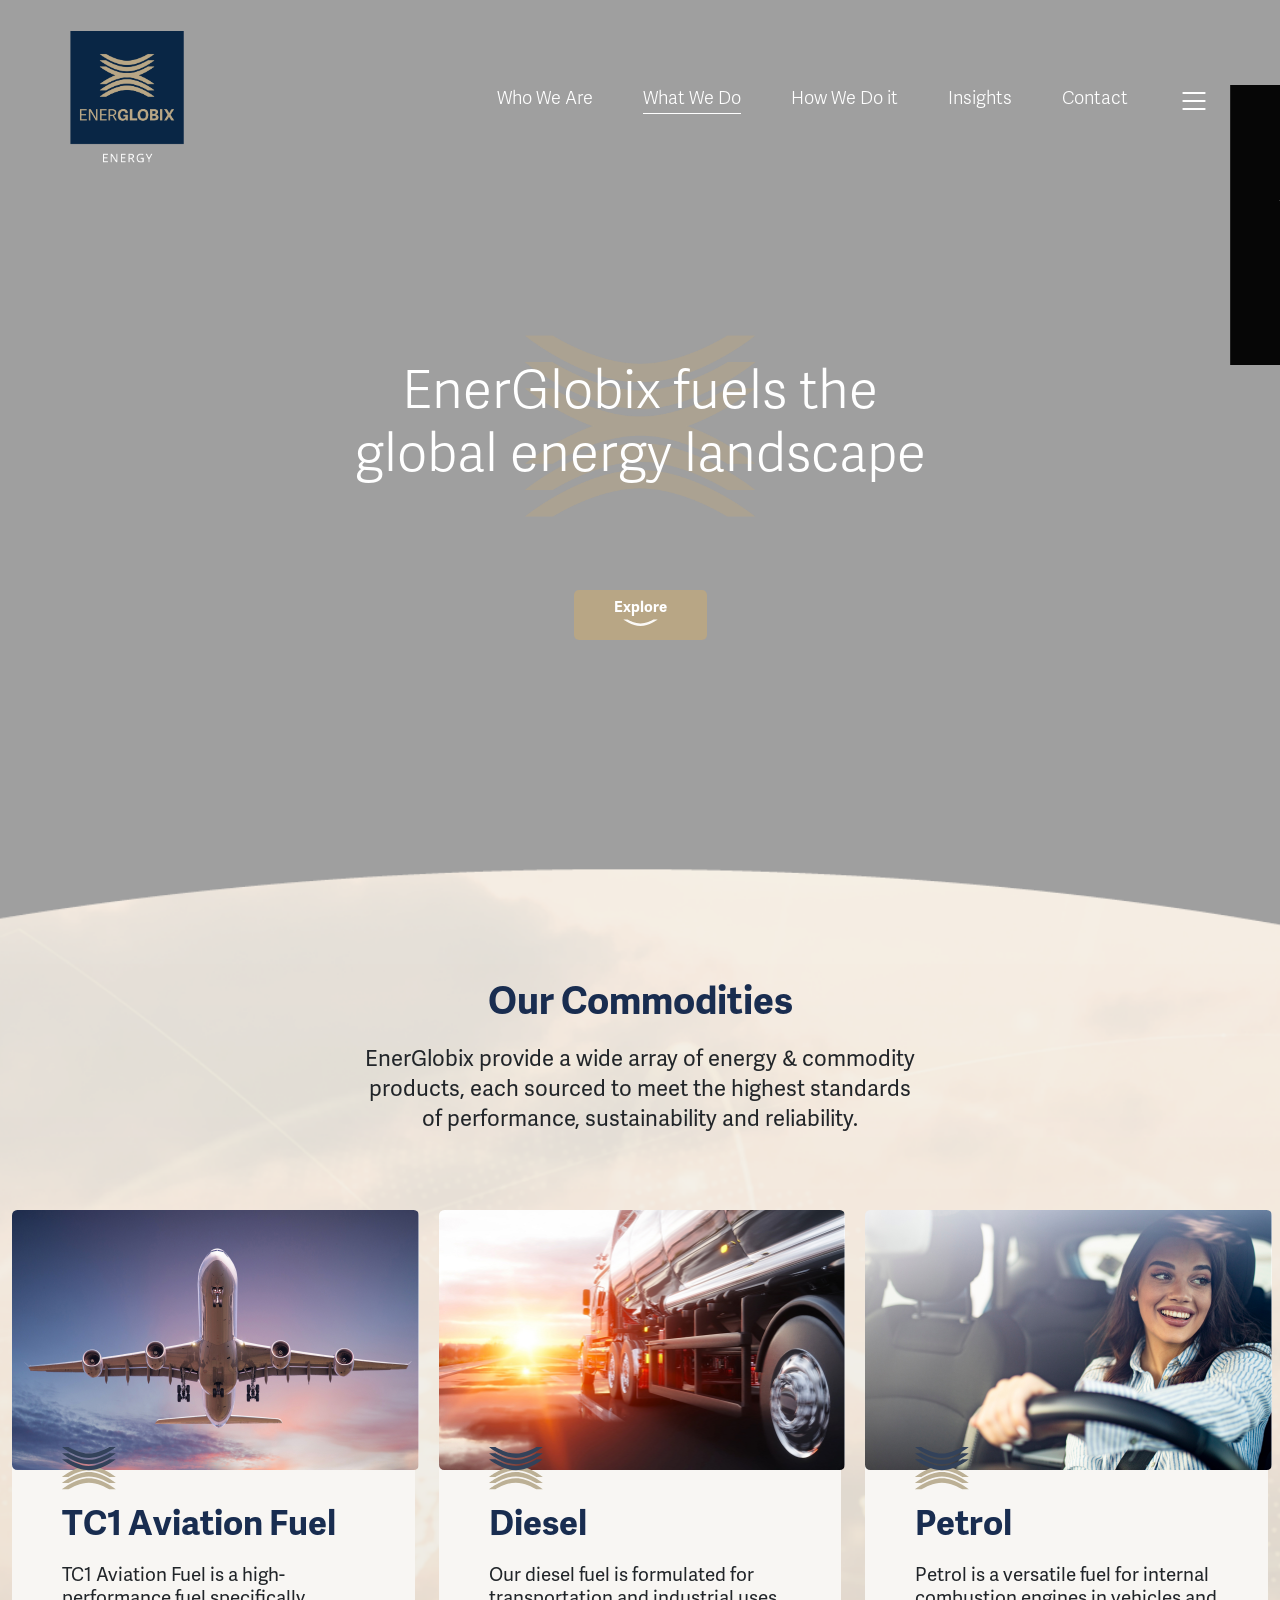
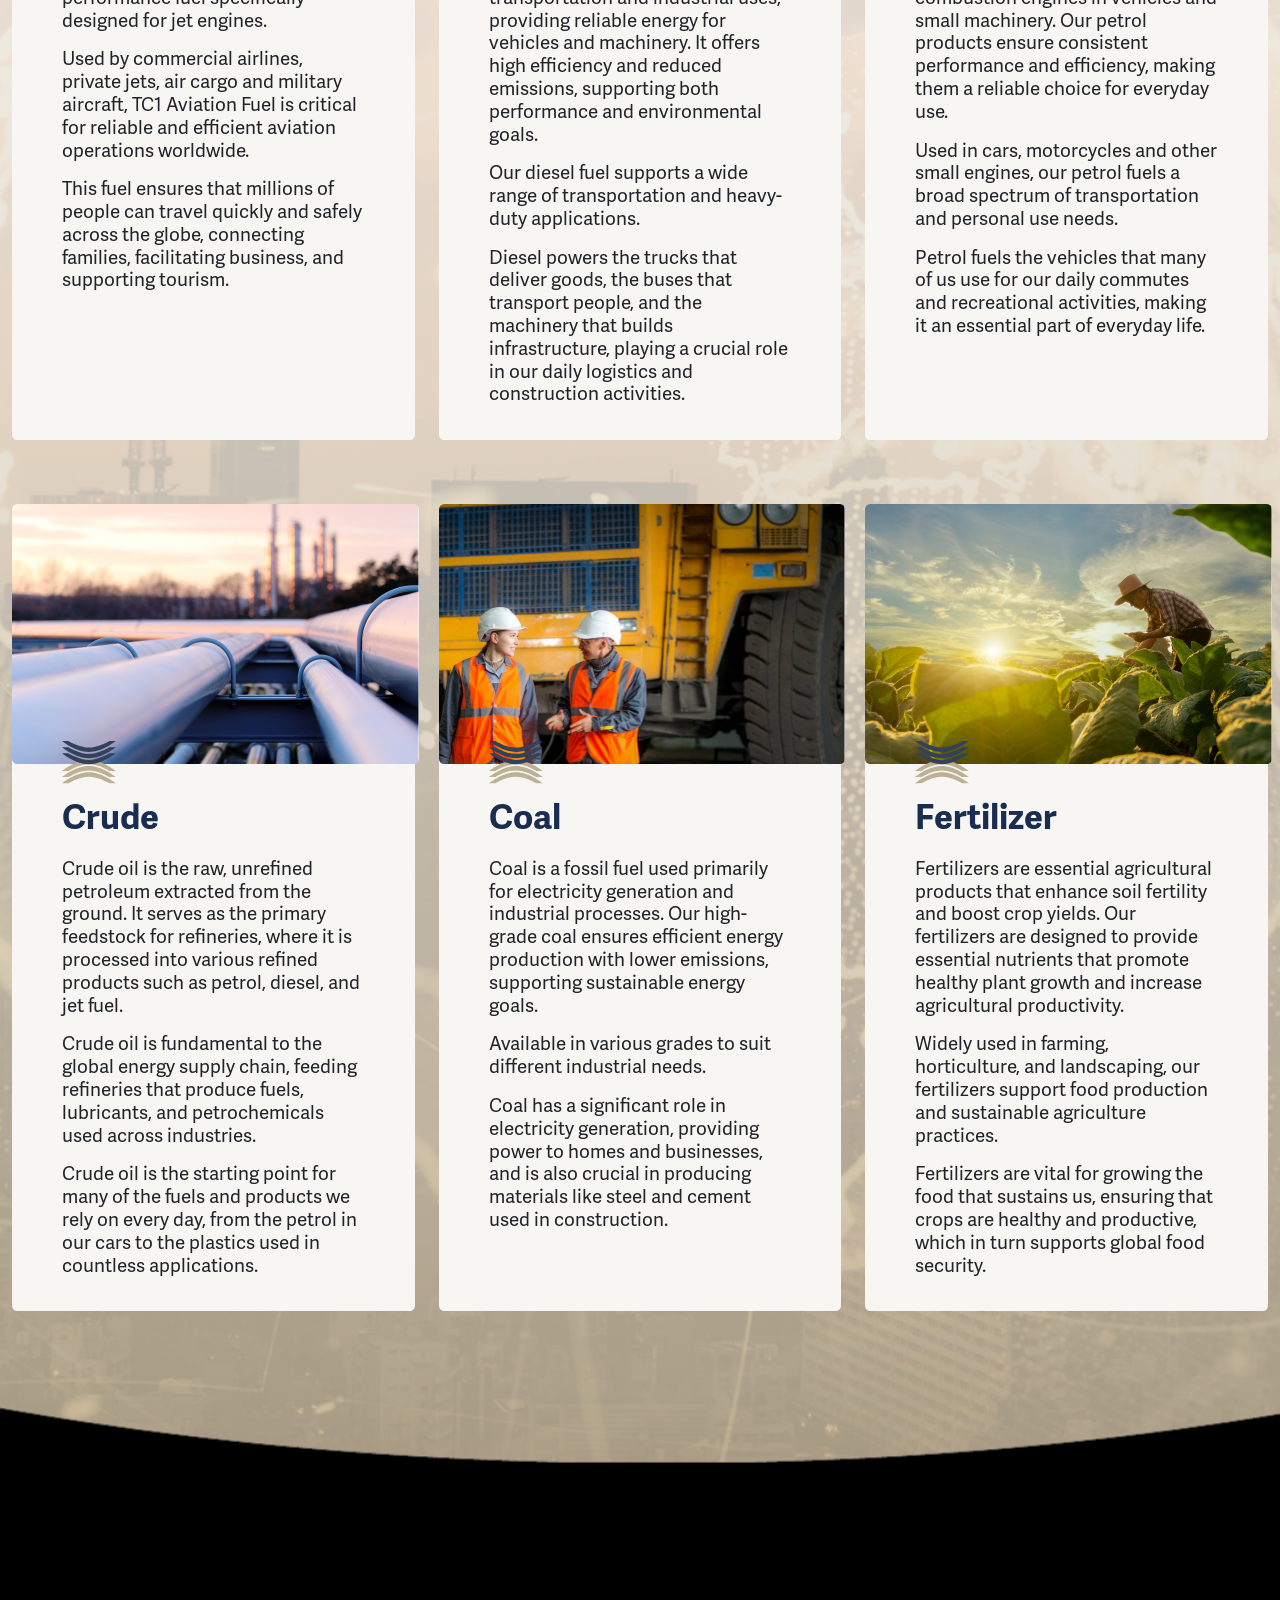
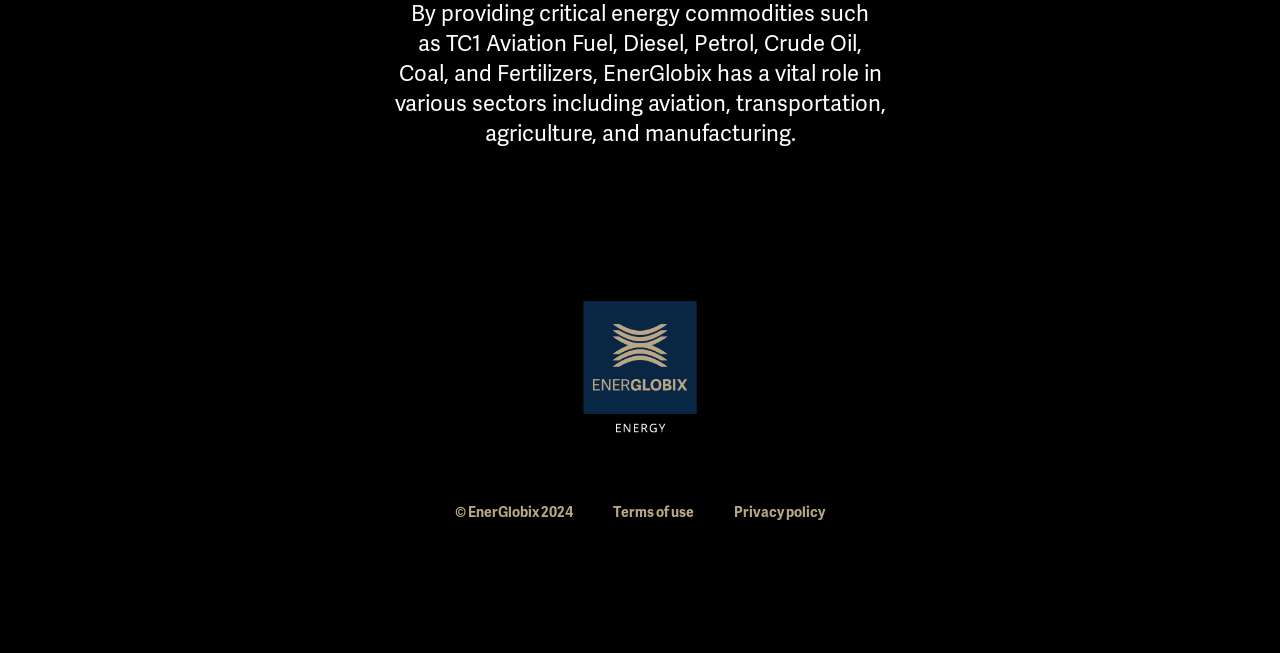
<file: whatwedo.html>
<!DOCTYPE html>
<html lang="en">

<head>
    <meta charset="UTF-8" />
    <meta name="viewport" content="width=device-width, initial-scale=1.0" />
    <title>EnerGlobix :: What we do</title>

    <!-- Bootstrap -->
    <link href="https://cdn.jsdelivr.net/npm/bootstrap@5.3.3/dist/css/bootstrap.min.css" rel="stylesheet"
        integrity="sha384-QWTKZyjpPEjISv5WaRU9OFeRpok6YctnYmDr5pNlyT2bRjXh0JMhjY6hW+ALEwIH" crossorigin="anonymous" />

            <!-- Fontawesome -->
    <link rel="stylesheet" href="https://cdnjs.cloudflare.com/ajax/libs/font-awesome/6.0.0-beta3/css/all.min.css">

    <!-- CSS -->
    <link rel="stylesheet" href="assets/css/style.css" />

</head>

<body>

<!-- Loader -->
<div id="loader" style="height: 100vh;">
    <div class="d-flex justify-content-center align-items-center h-100">
        <div class="spinner-border" role="status">
            <span class="sr-only"></span>
        </div>
    </div>
</div>

<div id="main-content" style="display: none;">

    <div class="navbar-container">
        <div class="energlobix__navbar">
            <a href="index.html">
                <img src="assets/images/square-logo-white.png" alt="" class="logo" />
            </a>
          <div class="navbar-right-side">
            <div class="navlinks">
              <ul>
                <a href="whoweare.html"><li>Who We Are</li></a>
                <a href="whatwedo.html"><li class="active">What We Do</li></a>
                <a href="howwedoit.html"><li>How We Do it</li></a>
                <a href="insights.html"><li>Insights</li></a>
                <a href="contact.html"><li>Contact</li></a>
              </ul>
            </div>

            <!-- Hamburger Icon & Menu Dropdown Wrapper -->
            <div class="menu-wrapper">
              <button
                class="hamburger-btn"
                id="open-menu-btn"
                aria-label="Toggle navigation"
              >
                <svg fill="none" stroke="currentColor" viewBox="0 0 24 24">
                  <path
                    stroke-linecap="round"
                    stroke-linejoin="round"
                    stroke-width="1.5"
                    d="M4 6h16M4 12h16M4 18h16"
                  ></path>
                </svg>
              </button>

              <!-- Dropdown Menu / Sidebar -->
              <div class="nav-menu-container" id="nav-menu">
                <!-- Sidebar Close Button (only visible on mobile/tablet) -->
                <button class="close-menu-btn" id="close-menu-btn" aria-label="Close navigation">
                  <svg fill="none" stroke="currentColor" viewBox="0 0 24 24" width="24" height="24">
                    <path stroke-linecap="round" stroke-linejoin="round" stroke-width="1.5" d="M6 18L18 6M6 6l12 12"></path>
                  </svg>
                </button>

                <ul class="nav-menu-list">

                  <li class="nav-menu-item has-submenu">
                    <a href="#" class="nav-menu-link toggle-submenu">
                      Energy
                      <svg class="submenu-arrow" fill="none" stroke="currentColor" viewBox="0 0 24 24" width="12" height="12">
                        <path stroke-linecap="round" stroke-linejoin="round" stroke-width="2" d="M19 9l-7 7-7-7"></path>
                      </svg>
                    </a>
                    <ul class="nav-submenu">
                      <li><a href="https://energlobix.com/" class="submenu-link">Home</a></li>
                      <li><a href="https://energlobix.com/whoweare/" class="submenu-link">Who We Are</a></li>
                      <li><a href="https://energlobix.com/whatwedo/" class="submenu-link">What We Do</a></li>
                      <li><a href="https://energlobix.com/howwedoit/" class="submenu-link">How We Do It</a></li>
                      <li><a href="https://energlobix.com/insights/" class="submenu-link">Insights</a></li>
                      <li><a href="https://energlobix.com/contact" class="submenu-link">Contact</a></li>
                    </ul>
                  </li>

                  <li class="nav-menu-item has-submenu">
                    <a href="#" class="nav-menu-link toggle-submenu">
                      Agriculture
                      <svg class="submenu-arrow" fill="none" stroke="currentColor" viewBox="0 0 24 24" width="12" height="12">
                        <path stroke-linecap="round" stroke-linejoin="round" stroke-width="2" d="M19 9l-7 7-7-7"></path>
                      </svg>
                    </a>
                    <ul class="nav-submenu">
                      <li><a href="https://energlobixagriculture.kasehub.com/" class="submenu-link">Home</a></li>
                      <li><a href="https://energlobixagriculture.kasehub.com/who-we-are.html" class="submenu-link">Who We Are</a></li>
                      <li><a href="https://energlobixagriculture.kasehub.com/what-we-do.html" class="submenu-link">What We Do</a></li>
                      <li><a href="https://energlobixagriculture.kasehub.com/how-we-do-it.html" class="submenu-link">How We Do It</a></li>
                    </ul>
                  </li>

                  <li class="nav-menu-item">
                    <a
                      href="https://energlobixholding.kasehub.com/"
                      class="nav-menu-link"
                      >Holding</a
                    >
                  </li>

                  <li class="nav-menu-item">
                    <a
                      href="https://energlobix.kasehub.com/"
                      class="nav-menu-link"
                      >Main Page</a
                    >
                  </li>
                  
                </ul>
              </div>
            </div>
          </div>
            
        </div>
    </div>

    <div class="hero-slider-section">
        <div class="slide active" style="background-color: #00000060;">            
            <video class="video-bg" autoplay muted loop playsinline>
                <source src="https://energlobix.com/wp-content/uploads/2024/10/what_we_do.mp4" type="video/mp4">
                <source src="https://energlobix.com/wp-content/uploads/2024/10/what_we_do.mov" type="video/mov">
                Your browser does not support the video tag.
            </video>
            <div class="hero-mid-section">
                <img class="single-logo-transparent" src="assets/images/single-logo-transparent.png" alt="" />
                <div class="hero-mid-section-content">
                    <div class="hero-title">
                        EnerGlobix fuels the <br class="hide-on-mobile">
                        global energy landscape
                    </div>
                </div>
            </div>
    
            <div class="hero-lower-section">
                <div class="explore-link-container">
                    <a class="explore-link" href="#about-us">
                        <div class="explore-text">Explore</div>
                        <img src="assets/images/down-arrow.svg" alt="" />
                    </a>
                </div>
            </div>
        </div>        
    </div>

    <!-- About Section -->
    <div id="about-us" class="what-we-do-about-section" style="background-position: top;">

        <div class="oval-container-2">

            <div class="energlobix__title text-center text-blue">
                Our Commodities
            </div>

            <div class="container energlobix__text mt-3 text-center">
                EnerGlobix provide a wide array of energy & commodity <br class="hide-on-mobile">
                products, each sourced to meet the highest standards <br class="hide-on-mobile">
                of performance, sustainability and reliability.
            </div>            

            <div class="row about-us">
                <div id="TC1-Aviation-Fuel" class="col-lg-4 col-md-4 col-sm-12 mt-3">
                    <div class="about-us-card">
                        <div class="card-image-container text-center">
                            <img class="card-image" src="assets/images/TC1-aviation-fuel.jpg" alt="" />
                        </div>
                        <div class="card-content">
                            <div class="divider-logo-container">
                                <img class="divider-logo" src="assets/images/divider-logo.svg" alt="" />
                            </div>
                            <div class="energlobix__card-title text-blue mt-3">TC1 Aviation Fuel</div>
                            <div class="energlobix__card-text mt-3">
                                TC1 Aviation Fuel is a high-performance fuel specifically designed for jet engines.
                            </div>

                            <div class="energlobix__card-text mt-3">
                                Used by commercial airlines, private jets, air cargo and military aircraft, TC1 Aviation Fuel is critical for reliable and efficient aviation operations worldwide.
                            </div>

                            <div class="energlobix__card-text mt-3">
                                This fuel ensures that millions of people can travel quickly and safely across the globe, connecting families, facilitating business, and supporting tourism.
                            </div>                            
                        </div>
                    </div>
                </div>
                <div id="Diesel" class="col-lg-4 col-md-4 col-sm-12 mt-3">
                    <div class="about-us-card">
                        <div class="card-image-container text-center">
                            <img class="card-image" src="assets/images/Diesel.jpg" alt="" />
                        </div>
                        <div class="card-content">
                            <div class="divider-logo-container">
                                <img class="divider-logo" src="assets/images/divider-logo.svg" alt="" />
                            </div>
                            <div class="energlobix__card-title text-blue mt-3">Diesel</div>
                            <div class="energlobix__card-text mt-3">
                                Our diesel fuel is formulated for transportation and industrial uses, providing reliable energy for vehicles and machinery. It offers high efficiency and reduced emissions, supporting both performance and environmental goals.
                            </div>
                            <div class="energlobix__card-text mt-3">
                                Our diesel fuel supports a wide range of transportation and heavy-duty applications.
                            </div>
                            <div class="energlobix__card-text mt-3">
                                Diesel powers the trucks that deliver goods, the buses that transport people, and the machinery that builds infrastructure, playing a crucial role in our daily logistics and construction activities.
                            </div>
                        </div>
                    </div>
                </div>
                <div id="Petrol" class="col-lg-4 col-md-4 col-sm-12 mt-3">
                    <div class="about-us-card">
                        <div class="card-image-container text-center">
                            <img class="card-image" src="assets/images/Petrol.jpg" alt="" />
                        </div>
                        <div class="card-content">
                            <div class="divider-logo-container">
                                <img class="divider-logo" src="assets/images/divider-logo.svg" alt="" />
                            </div>
                            <div class="energlobix__card-title text-blue mt-3">Petrol</div>
                            <div class="energlobix__card-text mt-3">
                                Petrol is a versatile fuel for internal combustion engines in vehicles and small machinery. Our petrol products ensure consistent performance and efficiency, making them a reliable choice for everyday use.
                            </div>
                            <div class="energlobix__card-text mt-3">
                                Used in cars, motorcycles and other small engines, our petrol fuels a broad spectrum of transportation and personal use needs.
                            </div>
                            <div class="energlobix__card-text mt-3">
                                Petrol fuels the vehicles that many of us use for our daily commutes and recreational activities, making it an essential part of everyday life.
                            </div>                            
                        </div>
                    </div>
                </div>
            </div>

            <div id="Crude" class="row mt-lg-5">
                <div class="col-lg-4 col-md-4 col-sm-12 mt-3">
                    <div class="about-us-card">
                        <div class="card-image-container text-center">
                            <img class="card-image" src="assets/images/Crude.jpg" alt="" />
                        </div>
                        <div class="card-content">
                            <div class="divider-logo-container">
                                <img class="divider-logo" src="assets/images/divider-logo.svg" alt="" />
                            </div>
                            <div class="energlobix__card-title text-blue mt-3">Crude</div>
                            <div class="energlobix__card-text mt-3">
                                Crude oil is the raw, unrefined petroleum extracted from the ground. It serves as the primary feedstock for refineries, where it is processed into various refined products such as petrol, diesel, and jet fuel.                                
                            </div>
                            <div class="energlobix__card-text mt-3">
                                Crude oil is fundamental to the global energy supply chain, feeding refineries that produce fuels, lubricants, and petrochemicals used across industries.                                
                            </div>
                            <div class="energlobix__card-text mt-3">
                                Crude oil is the starting point for many of the fuels and products we rely on every day, from the petrol in our cars to the plastics used in countless applications.
                            </div>
                        </div>
                    </div>
                </div>
                <div id="Coal" class="col-lg-4 col-md-4 col-sm-12 mt-3">
                    <div class="about-us-card">
                        <div class="card-image-container text-center">
                            <img class="card-image" src="assets/images/Coal.jpg" alt="" />
                        </div>
                        <div class="card-content">
                            <div class="divider-logo-container">
                                <img class="divider-logo" src="assets/images/divider-logo.svg" alt="" />
                            </div>
                            <div class="energlobix__card-title text-blue mt-3">Coal</div>
                            <div class="energlobix__card-text mt-3">
                                Coal is a fossil fuel used primarily for electricity generation and industrial processes. Our high-grade coal ensures efficient energy production with lower emissions, supporting sustainable energy goals.
                            </div>
                            <div class="energlobix__card-text mt-3">
                                Available in various grades to suit different industrial needs.
                            </div>
                            <div class="energlobix__card-text mt-3">
                                Coal has a significant role in electricity generation, providing power to homes and businesses, and is also crucial in producing materials like steel and cement used in construction.
                            </div>
                        </div>
                    </div>
                </div>
                <div id="Fertilizer" class="col-lg-4 col-md-4 col-sm-12 mt-3">
                    <div class="about-us-card">
                        <div class="card-image-container text-center">
                            <img class="card-image" src="assets/images/Fertilizer.jpg" alt="" />
                        </div>
                        <div class="card-content">
                            <div class="divider-logo-container">
                                <img class="divider-logo" src="assets/images/divider-logo.svg" alt="" />
                            </div>
                            <div class="energlobix__card-title text-blue mt-3">Fertilizer</div>
                            <div class="energlobix__card-text mt-3">
                                Fertilizers are essential agricultural products that enhance soil fertility and boost crop yields. Our fertilizers are designed to provide essential nutrients that promote healthy plant growth and increase agricultural productivity.
                            </div>
                            <div class="energlobix__card-text mt-3">
                                Widely used in farming, horticulture, and landscaping, our fertilizers support food production and sustainable agriculture practices.
                            </div>
                            <div class="energlobix__card-text mt-3">
                                Fertilizers are vital for growing the food that sustains us, ensuring that crops are healthy and productive, which in turn supports global food security.
                            </div>
                        </div>
                    </div>
                </div>
            </div>
        </div>
    </div>

    <!-- How we do it Section -->
    <div class="black-section">
        <div class="how-we-do-it-section">
            <div class="container energlobix__text text-white mt-3 text-center">
                By providing critical energy commodities such <br class="hide-on-mobile" />
                as TC1 Aviation Fuel, Diesel, Petrol, Crude Oil, <br class="hide-on-mobile" />
                Coal, and Fertilizers, EnerGlobix has a vital role in <br class="hide-on-mobile" />
                various sectors including aviation, transportation,  <br class="hide-on-mobile" />
                agriculture, and manufacturing.
            </div>
        </div>

        <div class="footer-section" style="padding-top: 52.328px">
            <div class="container">
                <div class="footer-logo text-center">
                    <img src="assets/images/square-logo-white.png" alt="" />
                </div>                

                <div class="footer-links mt-5">
                    <div class="footer-link-text mt-3 text-gold">
                        © EnerGlobix 2024
                    </div>
                    <div class="footer-link-text mt-3 text-gold">
                        <a href="terms-of-use.html">Terms of use</a>
                    </div>
                    <div class="footer-link-text mt-3 text-gold">
                        <a href="privacy-policy.html">Privacy policy</a>
                    </div>
                </div>
            </div>
        </div>
    </div>
    </div>

    <button id="backToTopBtn"><i class="fas fa-arrow-up"></i></button>


    <!-- Boostrap JS -->
    <script src="https://cdn.jsdelivr.net/npm/bootstrap@5.3.3/dist/js/bootstrap.bundle.min.js"
        integrity="sha384-YvpcrYf0tY3lHB60NNkmXc5s9fDVZLESaAA55NDzOxhy9GkcIdslK1eN7N6jIeHz"
        crossorigin="anonymous"></script>

    <!-- Javascript -->
    <script src="assets/js/script.js"></script>

    <script>
        // Wait until the entire page is loaded
        window.addEventListener('load', function() {
            // Hide the loader
            document.getElementById('loader').style.display = 'none';
            // Show the main content
            document.getElementById('main-content').style.display = 'block';
            // Show message in console
            console.log('Content is loaded')
        });
    </script>
</body>

</html>
</file>
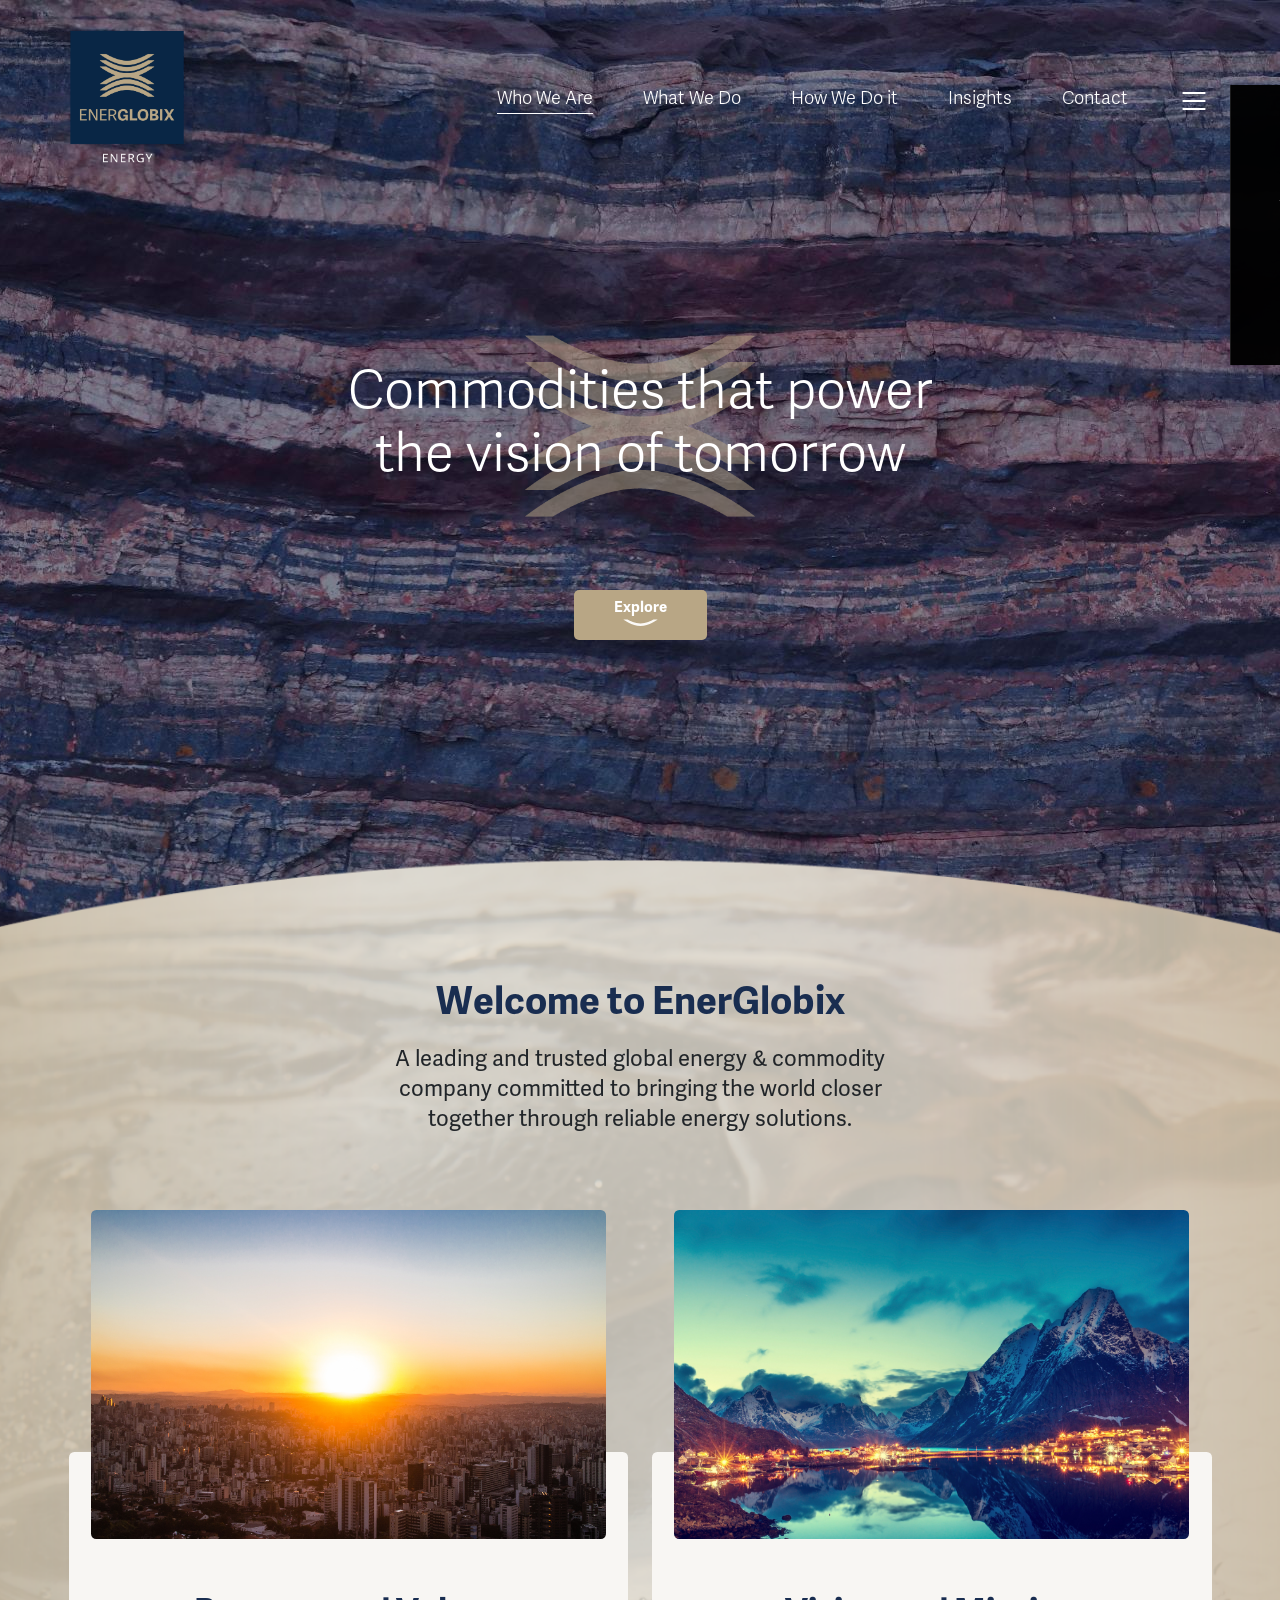
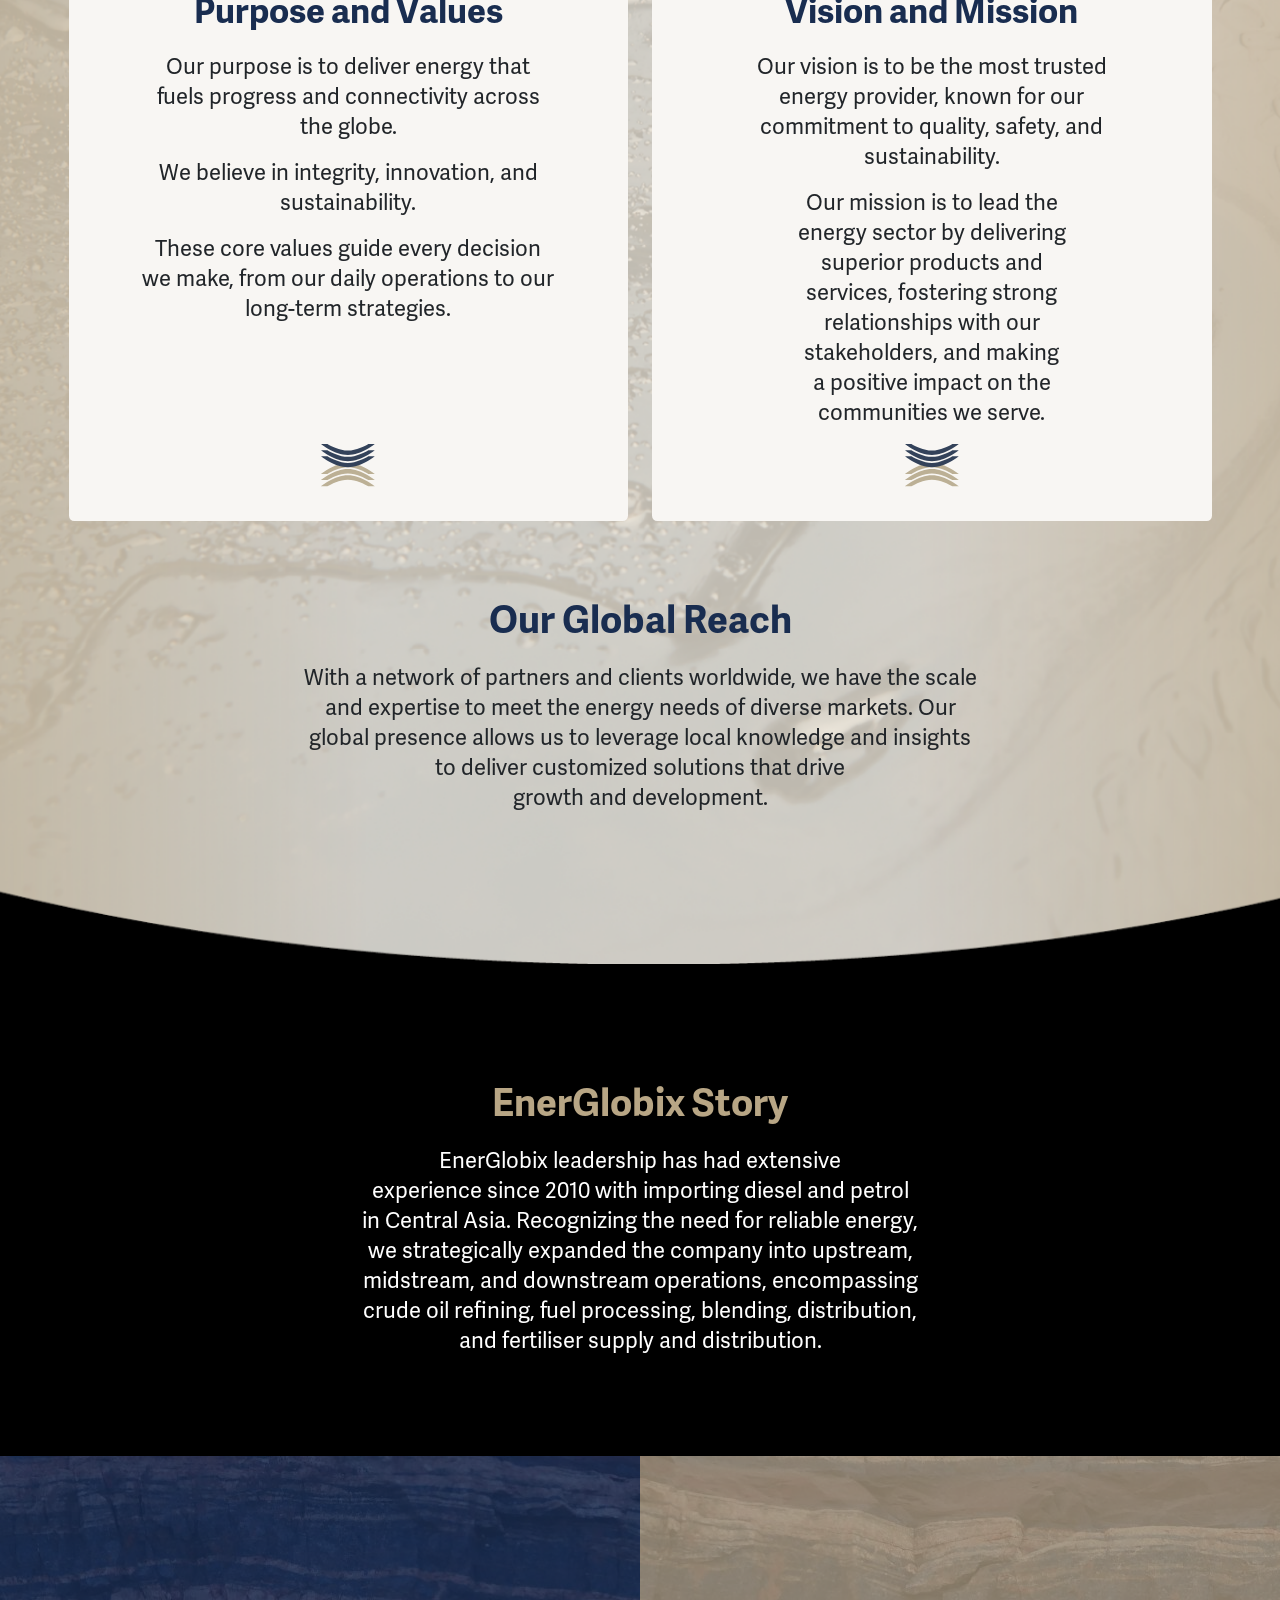
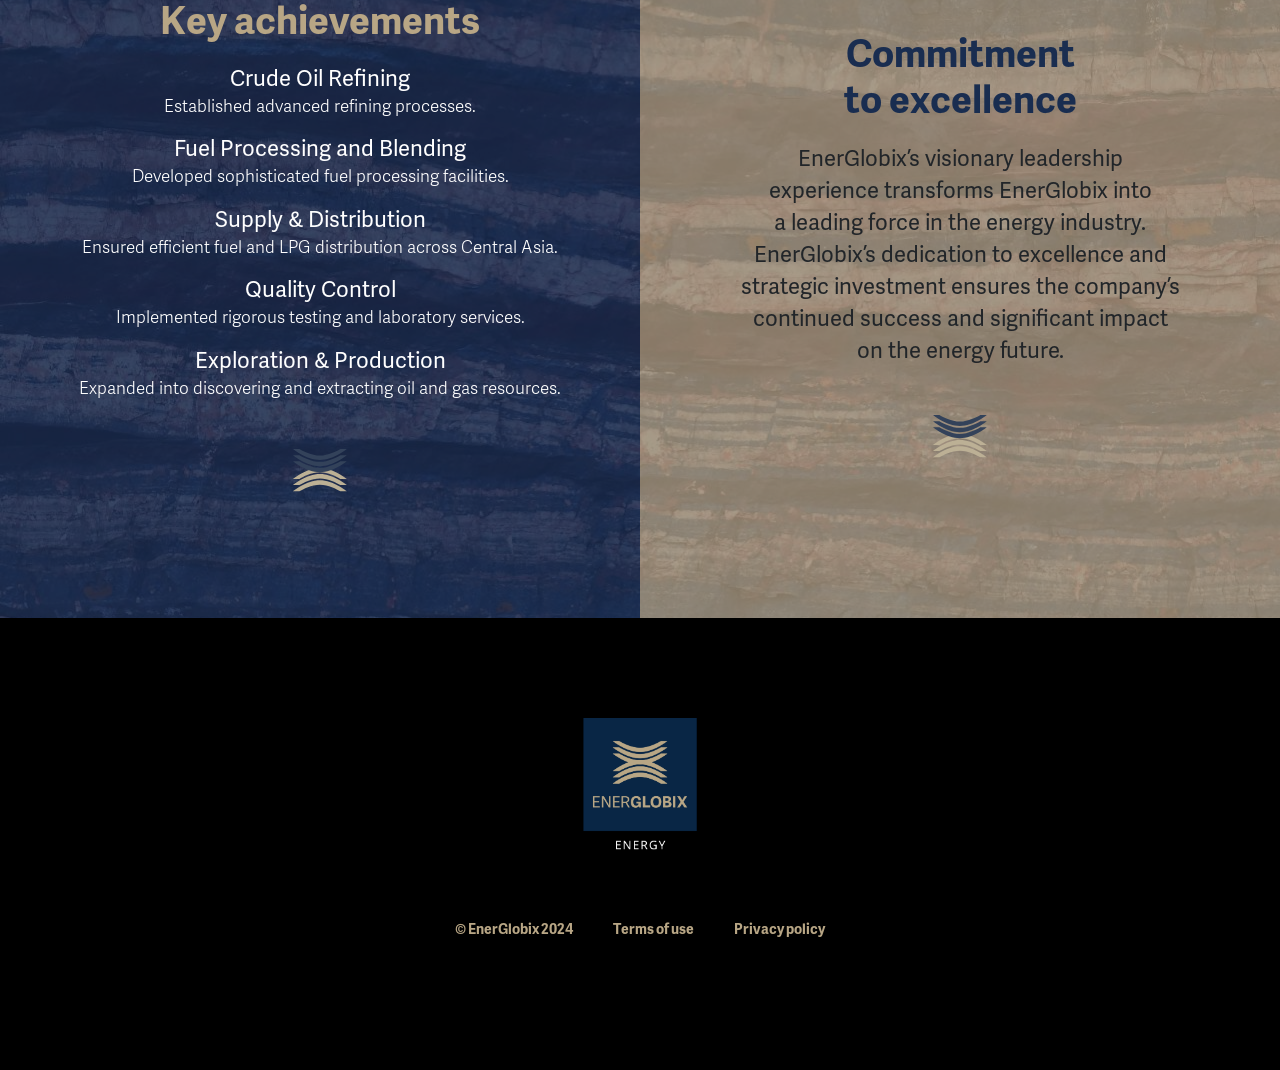
<file: whoweare.html>
<!DOCTYPE html>
<html lang="en">
  <head>
    <meta charset="UTF-8" />
    <meta name="viewport" content="width=device-width, initial-scale=1.0" />
    <title>EnerGlobix :: Who we are</title>

    <!-- Bootstrap -->
    <link
      href="https://cdn.jsdelivr.net/npm/bootstrap@5.3.3/dist/css/bootstrap.min.css"
      rel="stylesheet"
      integrity="sha384-QWTKZyjpPEjISv5WaRU9OFeRpok6YctnYmDr5pNlyT2bRjXh0JMhjY6hW+ALEwIH"
      crossorigin="anonymous"
    />

    <!-- Fontawesome -->
    <link
      rel="stylesheet"
      href="https://cdnjs.cloudflare.com/ajax/libs/font-awesome/6.0.0-beta3/css/all.min.css"
    />

    <!-- CSS -->
    <link rel="stylesheet" href="assets/css/style.css" />
  </head>

  <body>
    <!-- Loader -->
    <div id="loader" style="height: 100vh;">
      <div class="d-flex justify-content-center align-items-center h-100">
        <div class="spinner-border" role="status">
          <span class="sr-only"></span>
        </div>
      </div>
    </div>

    <div id="main-content" style="display: none;">
      <div class="navbar-container">
        <div class="energlobix__navbar">
          <a href="index.html">
            <img src="assets/images/square-logo-white.png" alt="" class="logo" />
          </a>
          <div class="navbar-right-side">
            <div class="navlinks">
              <ul>
                <a href="whoweare.html"><li class="active">Who We Are</li></a>
                <a href="whatwedo.html"><li>What We Do</li></a>
                <a href="howwedoit.html"><li>How We Do it</li></a>
                <a href="insights.html"><li>Insights</li></a>
                <a href="contact.html"><li>Contact</li></a>
              </ul>
            </div>

            <!-- Hamburger Icon & Menu Dropdown Wrapper -->
            <div class="menu-wrapper">
              <button
                class="hamburger-btn"
                id="open-menu-btn"
                aria-label="Toggle navigation"
              >
                <svg fill="none" stroke="currentColor" viewBox="0 0 24 24">
                  <path
                    stroke-linecap="round"
                    stroke-linejoin="round"
                    stroke-width="1.5"
                    d="M4 6h16M4 12h16M4 18h16"
                  ></path>
                </svg>
              </button>

              <!-- Dropdown Menu / Sidebar -->
              <div class="nav-menu-container" id="nav-menu">
                <!-- Sidebar Close Button (only visible on mobile/tablet) -->
                <button class="close-menu-btn" id="close-menu-btn" aria-label="Close navigation">
                  <svg fill="none" stroke="currentColor" viewBox="0 0 24 24" width="24" height="24">
                    <path stroke-linecap="round" stroke-linejoin="round" stroke-width="1.5" d="M6 18L18 6M6 6l12 12"></path>
                  </svg>
                </button>

                <ul class="nav-menu-list">

                  <li class="nav-menu-item has-submenu">
                    <a href="#" class="nav-menu-link toggle-submenu">
                      Energy
                      <svg class="submenu-arrow" fill="none" stroke="currentColor" viewBox="0 0 24 24" width="12" height="12">
                        <path stroke-linecap="round" stroke-linejoin="round" stroke-width="2" d="M19 9l-7 7-7-7"></path>
                      </svg>
                    </a>
                    <ul class="nav-submenu">
                      <li><a href="https://energlobix.com/" class="submenu-link">Home</a></li>
                      <li><a href="https://energlobix.com/whoweare/" class="submenu-link">Who We Are</a></li>
                      <li><a href="https://energlobix.com/whatwedo/" class="submenu-link">What We Do</a></li>
                      <li><a href="https://energlobix.com/howwedoit/" class="submenu-link">How We Do It</a></li>
                      <li><a href="https://energlobix.com/insights/" class="submenu-link">Insights</a></li>
                      <li><a href="https://energlobix.com/contact" class="submenu-link">Contact</a></li>
                    </ul>
                  </li>

                  <li class="nav-menu-item has-submenu">
                    <a href="#" class="nav-menu-link toggle-submenu">
                      Agriculture
                      <svg class="submenu-arrow" fill="none" stroke="currentColor" viewBox="0 0 24 24" width="12" height="12">
                        <path stroke-linecap="round" stroke-linejoin="round" stroke-width="2" d="M19 9l-7 7-7-7"></path>
                      </svg>
                    </a>
                    <ul class="nav-submenu">
                      <li><a href="https://energlobixagriculture.kasehub.com/" class="submenu-link">Home</a></li>
                      <li><a href="https://energlobixagriculture.kasehub.com/who-we-are.html" class="submenu-link">Who We Are</a></li>
                      <li><a href="https://energlobixagriculture.kasehub.com/what-we-do.html" class="submenu-link">What We Do</a></li>
                      <li><a href="https://energlobixagriculture.kasehub.com/how-we-do-it.html" class="submenu-link">How We Do It</a></li>
                    </ul>
                  </li>

                  <li class="nav-menu-item">
                    <a
                      href="https://energlobixholding.kasehub.com/"
                      class="nav-menu-link"
                      >Holding</a
                    >
                  </li>

                  <li class="nav-menu-item">
                    <a
                      href="https://energlobix.kasehub.com/"
                      class="nav-menu-link"
                      >Main Page</a
                    >
                  </li>
                  
                </ul>
              </div>
            </div>
          </div>
        </div>
      </div>

      <div class="hero-slider-section">
        <div
          class="slide active"
          style="
            background-image: url('assets/images/shutterstock_1694588062_v2.jpg');
          "
        >
          <div class="hero-mid-section">
            <img
              class="single-logo-transparent"
              src="assets/images/single-logo-transparent.png"
              alt=""
            />
            <div class="hero-mid-section-content">
              <div class="hero-title">
                Commodities that power <br class="hide-on-mobile" />
                the vision of tomorrow
              </div>
            </div>
          </div>

          <div class="hero-lower-section">
            <div class="explore-link-container">
              <a class="explore-link" href="#about-us">
                <div class="explore-text">Explore</div>
                <img src="assets/images/down-arrow.svg" alt="" />
              </a>
            </div>
          </div>
        </div>
      </div>

      <!-- About Section -->
      <div
        id="about-us"
        class="who-we-are-about-section"
        style="background-position: top;"
      >
        <div id="Welcome" class="oval-container-2">
          <div class="energlobix__title text-center text-blue">
            Welcome to EnerGlobix
          </div>

          <div class="container energlobix__text mt-3 text-center">
            A leading and trusted global energy & commodity
            <br class="hide-on-mobile" />
            company committed to bringing the world closer
            <br class="hide-on-mobile" />
            together through reliable energy solutions.
          </div>

          <div class="row about-us">
            <div
              id="Purpose-and-Values"
              class="col-lg-6 col-md-4 col-sm-12 mt-3"
            >
              <div class="about-us-card">
                <div class="card-image-container text-center">
                  <img
                    class="card-image-2"
                    src="assets/images/purpose-and-values.png"
                    alt=""
                  />
                </div>
                <div class="card-content-2">
                  <div
                    class="energlobix__card-title text-blue mt-5 text-center"
                  >
                    Purpose and Values
                  </div>
                  <div class="energlobix__text text-center mt-3">
                    Our purpose is to deliver energy that fuels progress and
                    connectivity across the globe.
                  </div>

                  <div class="energlobix__text text-center mt-3">
                    We believe in integrity, innovation, and sustainability.
                  </div>

                  <div class="energlobix__text text-center mt-3 mb-3">
                    These core values guide every decision we make, from our
                    daily operations to our long-term strategies.
                  </div>

                  <div class="divider-container text-center">
                    <img
                      class="divider-logo"
                      src="assets/images/divider-logo.svg"
                      alt=""
                    />
                  </div>
                </div>
              </div>
            </div>

            <div
              id="Vision-and-Mission"
              class="col-lg-6 col-md-4 col-sm-12 mt-3"
            >
              <div class="about-us-card">
                <div class="card-image-container text-center">
                  <img
                    class="card-image-2"
                    src="assets/images/vision-and-mission.png"
                    alt=""
                  />
                </div>
                <div class="card-content-2">
                  <div
                    class="energlobix__card-title text-blue mt-5 text-center"
                  >
                    Vision and Mission
                  </div>
                  <div class="energlobix__text text-center mt-3">
                    Our vision is to be the most trusted energy provider, known
                    for our commitment to quality, safety, and sustainability.
                  </div>

                  <div class="energlobix__text text-center mt-3 mb-3">
                    Our mission is to lead the <br />
                    energy sector by delivering <br />
                    superior products and <br />
                    services, fostering strong <br />
                    relationships with our <br />
                    stakeholders, and making <br />
                    a positive impact on the <br />
                    communities we serve. <br />
                  </div>

                  <div class="divider-container text-center">
                    <img
                      class="divider-logo"
                      src="assets/images/divider-logo.svg"
                      alt=""
                    />
                  </div>
                </div>
              </div>
            </div>
          </div>

          <div
            style="margin-top: 79.532px;"
            class="energlobix__title text-blue"
          >
            Our Global Reach
          </div>
          <div class="energlobix__text mt-3 text-center container">
            With a network of partners and clients worldwide, we have the scale
            <br class="hide-on-mobile" />
            and expertise to meet the energy needs of diverse markets. Our
            <br class="hide-on-mobile" />
            global presence allows us to leverage local knowledge and insights
            <br class="hide-on-mobile" />
            to deliver customized solutions that drive
            <br class="hide-on-mobile" />
            growth and development.
          </div>
        </div>
      </div>

      <!-- How we do it Section -->
      <div class="black-section">
        <div id="story" class="how-we-do-it-section">
          <div class="energlobix__title text-gold">
            EnerGlobix Story
          </div>
          <div class="container energlobix__text text-white mt-3 text-center">
            EnerGlobix leadership has had extensive
            <br class="hide-on-mobile" />
            experience since 2010 with importing diesel and petrol
            <br class="hide-on-mobile" />
            in Central Asia. Recognizing the need for reliable energy,
            <br class="hide-on-mobile" />
            we strategically expanded the company into upstream,
            <br class="hide-on-mobile" />
            midstream, and downstream operations, encompassing
            <br class="hide-on-mobile" />
            crude oil refining, fuel processing, blending, distribution,
            <br class="hide-on-mobile" />
            and fertiliser supply and distribution.
          </div>
        </div>

        <div
          class="row text-center ms-0 me-0"
          style="
            background-image: url('assets/images/shutterstock_1694588062_v2.jpg');
          "
        >
          <div
            id="Key-achievements"
            class="col-lg-6 col-md-6 col-sm-12 achievements container"
            style="
              background-image: none;
              background-color: rgb(25, 45, 80, 0.7);
            "
          >
            <div class="energlobix__title text-gold mt-5">
              Key achievements
            </div>
            <div class="energlobix__text mt-3 text-center text-white">
              <div class="energlobix__text__subtitle">Crude Oil Refining</div>
              <div class="energlobix__point mt-1 mb-3">
                Established advanced refining processes.
              </div>

              <div class="energlobix__text__subtitle">
                Fuel Processing and Blending
              </div>
              <div class="energlobix__point mt-1 mb-3">
                Developed sophisticated fuel processing facilities.
              </div>

              <div class="energlobix__text__subtitle">
                Supply & Distribution
              </div>
              <div class="energlobix__point mt-1 mb-3">
                Ensured efficient fuel and LPG distribution across Central Asia.
              </div>

              <div class="energlobix__text__subtitle">Quality Control</div>
              <div class="energlobix__point mt-1 mb-3">
                Implemented rigorous testing and laboratory services.
              </div>

              <div class="energlobix__text__subtitle">
                Exploration & Production
              </div>
              <div class="energlobix__point mt-1">
                Expanded into discovering and extracting oil and gas resources.
              </div>
            </div>
            <div class="text-center">
              <img
                class="mt-5"
                src="assets/images/who-we-are-achievements-commitments-arrows.svg"
                alt=""
              />
            </div>
          </div>

          <div
            id="Commitment-to-excellence"
            class="col-lg-6 col-md-6 col-sm-12 commitment container"
            style="
              background-image: none;
              background-color: rgb(184, 166, 133, 0.7);
            "
          >
            <div class="energlobix__title text-blue mt-5">
              Commitment <br />
              to excellence
            </div>
            <div class="energlobix__text_2 mt-3 text-center">
              EnerGlobix’s visionary leadership <br class="hide-on-mobile" />
              experience transforms EnerGlobix into
              <br class="hide-on-mobile" />
              a leading force in the energy industry.
              <br class="hide-on-mobile" />
              EnerGlobix’s dedication to excellence and
              <br class="hide-on-mobile" />
              strategic investment ensures the company’s
              <br class="hide-on-mobile" />
              continued success and significant impact
              <br class="hide-on-mobile" />
              on the energy future.
            </div>

            <div class="text-center">
              <img
                class="mt-5"
                src="assets/images/who-we-are-achievements-commitments-arrows.svg"
                alt=""
              />
            </div>
          </div>
        </div>

        <div
          class="space-above-footer"
          style="height: 100px; width: 100%;"
        ></div>

        <div class="footer-section">
          <div class="container">
            <div class="footer-logo text-center">
              <img src="assets/images/square-logo-white.png" alt="" />
            </div>

            <div class="footer-links mt-5">
              <div class="footer-link-text mt-3 text-gold">
                © EnerGlobix 2024
              </div>
              <div class="footer-link-text mt-3 text-gold">
                <a href="terms-of-use.html">Terms of use</a>
              </div>
              <div class="footer-link-text mt-3 text-gold">
                <a href="privacy-policy.html">Privacy policy</a>
              </div>
            </div>
          </div>
        </div>
      </div>
    </div>
    <button id="backToTopBtn"><i class="fas fa-arrow-up"></i></button>

    <!-- Boostrap JS -->
    <script
      src="https://cdn.jsdelivr.net/npm/bootstrap@5.3.3/dist/js/bootstrap.bundle.min.js"
      integrity="sha384-YvpcrYf0tY3lHB60NNkmXc5s9fDVZLESaAA55NDzOxhy9GkcIdslK1eN7N6jIeHz"
      crossorigin="anonymous"
    ></script>

    <!-- Javascript -->
    <script src="assets/js/script.js"></script>

    <script>
      // Wait until the entire page is loaded
      window.addEventListener("load", function () {
        // Hide the loader
        document.getElementById("loader").style.display = "none";
        // Show the main content
        document.getElementById("main-content").style.display = "block";
        // Show message in console
        console.log("Content is loaded");
      });
    </script>
  </body>
</html>
</file>
<file: assets/css/style.css>
@font-face {
    font-family: 'MinionPro-Regular';
    src: url('../fonts/MinionPro-Regular.otf');
    /* IE9 Compat Modes */
    font-weight: normal;
    font-style: normal;
}

@font-face {
    font-family: 'Adelle-Sans-Bold';
    src: url('../fonts/Adelle-Sans-Bold.otf');
    /* IE9 Compat Modes */
    font-weight: normal;
    font-style: normal;
}

@font-face {
    font-family: 'Adelle-Sans-Light';
    src: url('../fonts/Adelle-Sans-Light.otf');
    /* IE9 Compat Modes */
    font-weight: normal;
    font-style: normal;
}

@font-face {
    font-family: 'Adelle-Sans-Regular';
    src: url('../fonts/fonnts.com-Adelle_Sans_ARA_Regular.otf');
    /* IE9 Compat Modes */
    font-weight: 400;
    font-style: normal;
}

:root {
    --gold-color: rgb(184, 166, 133);
    --black-color: rgb(3, 12, 21);
    --dark-blue-color: rgb(25, 45, 80);
    --dark-blue-color-2: rgb(20, 39, 62);
    --light-blue-color: rgb(113, 152, 188);
}

.bg-dark-blue {
    background-color: var(--dark-blue-color);
}

.bg-dark-blue-2 {
    background-color: var(--dark-blue-color-2);
}

.bg-light-blue {
    background-color: var(--light-blue-color);
}

.bg-gold-color {
    background-color: var(--gold-color);
}

@media (max-width: 576px) {
    .hide-on-mobile {
        display: none;
    }

    .container {
        padding-left: 35px;
        padding-right: 35px;
    }
}



a:link {
    text-decoration: none;
}

a:visited {
    text-decoration: none;
}

a:hover {
    text-decoration: none;
}

a:active {
    text-decoration: none;
}


.row {
    margin-left: 0 !important;
    margin-right: 0 !important;
}

.hero-and-about {
    height: max-content;
}

/* Type Faces */
/* Base styles */
.energlobix__title {
    font-family: 'Adelle-Sans-Bold', sans-serif;
    font-size: 38px;
    line-height: 46px;
}

/* .energlobix__text {
    font-family: 'Adelle-Sans-Light', sans-serif;
    font-size: 28px;
    line-height: 36px;
} */

.energlobix__text {
    /* font-family: 'Adelle-Sans-Light', sans-serif; */
    font-family: 'Adelle-Sans-Regular', sans-serif;
    font-size: 22px;
    line-height: 30px;
}

.energlobix__text_2 {
    /* font-family: 'Adelle-Sans-Light', sans-serif; */
    font-family: 'Adelle-Sans-Regular', sans-serif;
    font-size: 22px;
    line-height: 32px;
}

.energlobix__text__reduce_by_1 {
    font-family: 'Adelle-Sans-Light', sans-serif;
    font-size: 27px !important;
    line-height: 35px !important;
}

.energlobix__text__reduce_by_2 {
    font-family: 'Adelle-Sans-Light', sans-serif;
    font-size: 26px !important;
    line-height: 34px !important;
}

.energlobix__text__subtitle {
    /* font-family: 'Adelle-Sans-Light', sans-serif;
    font-size: 22px;
    line-height: 36px; */

    font-family: 'Adelle-Sans-Regular', sans-serif;
    font-size: 22px;
    line-height: 30px;
}

@media (max-width: 576px) {
    .energlobix__text__subtitle {
        font-family: 'Adelle-Sans-Regular', sans-serif;
        font-size: 22px;
        line-height: 36px;
    
        /* font-family: 'Adelle-Sans-Regular', sans-serif;
        font-size: 26px;
        line-height: 34px; */
    }
}

.energlobix__point {
    font-family: 'Adelle-Sans-Light', sans-serif;
    font-size: 17px;
    line-height: 20.6px;
}

.energlobix__links {
    font-family: 'Adelle-Sans-Bold', sans-serif;
    font-size: 18px;
    line-height: 21.6px;
    text-decoration: none;
}

.energlobix__card-title {
    font-family: 'Adelle-Sans-Bold', sans-serif;
    font-size: 34.575px;
    line-height: 41.89px;
}

.energlobix__card-title-2 {
    font-family: 'Adelle-Sans-Bold', sans-serif;
    font-size: 27px;
    line-height: 32.4px;
}

.energlobix__card-text {
    font-family: 'Adelle-Sans-Regular', sans-serif;
    font-size: 18.81px;
    line-height: 22.81px;
}

/* Styles for iPads (75% of the original size) */
@media (max-width: 1024px) {
    .energlobix__title {
        font-size: calc(38px * 0.75);
        line-height: calc(46px * 0.75);
    }

    .energlobix__text {
        font-size: calc(28px * 0.75);
        line-height: calc(36px * 0.75);
    }

    .energlobix__text_2 {
        font-size: calc(22px * 1);
        line-height: calc(32px * 1);
    }

    .energlobix__links {
        font-size: calc(18px * 0.75);
        line-height: calc(21.6px * 0.75);
    }

    .energlobix__card-title {
        font-size: calc(34.575px * 0.75);
        line-height: calc(41.89px * 0.75);
    }

    .energlobix__card-text {
        font-size: calc(28px * 0.75);
        line-height: calc(36px * 0.75);
    }

    .read-more-arrow2 {
        margin-top: -8px !important;
    }
}

/* Styles for mobiles (50% of the original size) */
@media (max-width: 576px) {
    .energlobix__title {
        /* font-size: calc(38px * 0.60);
        line-height: calc(46px * 0.60); */

        font-size: calc(34.575px * 0.75);
        line-height: calc(41.89px * 0.75);
    }

    .energlobix__text {
        font-size: calc(28px * 0.60);
        line-height: calc(36px * 0.60);
    }

    .energlobix__text_2 {
        font-size: calc(22px * 0.75);
        line-height: calc(32px * 0.75);
    }

    .energlobix__links {
        font-size: calc(18px * 0.75);
        line-height: calc(21.6px * 0.75);
    }

    .energlobix__card-title {
        font-size: calc(34.575px * 0.75);
        line-height: calc(41.89px * 0.75);
    }

    .energlobix__card-text {
        font-size: calc(28px * 0.60);
        line-height: calc(36px * 0.60);
    }
}


/* 3 Text colors */
.text-gold {
    color: var(--gold-color);
}

.text-blue {
    color: var(--dark-blue-color);
}

.text-light-blue {
    color: var(--light-blue-color);
}

html {
    scroll-behavior: smooth;
}

body {
    font-family: 'MinionPro-Regular', sans-serif;
    margin: 0;
}

.color-test {
    color: var(--gold-color);
}


@media (min-width: 576px) {
    .navbar-container {
        max-width: 540px;
        width: 100%;
        margin: 0 auto;
        padding: 0 15px;
        position: relative;
        display: flex;
        justify-content: center;
    }
}

@media (min-width: 768px) {
    .navbar-container {
        max-width: 720px;
        width: 100%;
        margin: 0 auto;
        position: relative;
        display: flex;
        justify-content: center;
    }
}

@media (min-width: 992px) {
    .navbar-container {
        max-width: 960px;
        width: 100%;
        margin: 0 auto;
        position: relative;
        display: flex;
        justify-content: center;
    }
}

@media (min-width: 1200px) {
    .navbar-container {
        max-width: 1140px;
        width: 100%;
        margin: 0 auto;
        position: relative;
        display: flex;
        justify-content: center;
    }
}

@media (min-width: 1400px) {
    .navbar-container {
        background: #000 !important;
        max-width: 1120px;
        width: 100%;
        margin: 0 auto;
        padding: 0 15px;
        position: relative;
        display: flex;
        justify-content: center;
        /* Center the content horizontally */
    }
}

@media(min-width: 1441px) {
    .navbar-container {
        max-width: 1320px;
        width: 100%;
    }
}


/* Base styles for the navbar */
.energlobix__navbar {
    height: 202.937px;
    display: flex;
    justify-content: space-between;
    align-items: center;
    align-items: center;
    padding: 1rem 0;
    width: 100%;
    max-width: 1320px;
    position: absolute;
    top: 0;
    left: 0;
    right: 0;
    z-index: 999;
}

.energlobix__navbar .logo {
    max-height: 140px;
    /* Adjust as needed */
}

.navlinks {
    display: flex;
    align-items: center;
}

.energlobix__navbar ul {
    list-style: none;
    display: flex;
    margin: 0;
    padding: 0;
    gap: 50px;
    font-family: 'Adelle-Sans-Light', sans-serif;
    font-weight: 400;
    font-size: 18px;
    line-height: 21.8px;
}

.energlobix__navbar ul li {
    cursor: pointer;
    /* color: var(--gold-color); */
    /* color: rgb(184, 166, 133, 0.95); */
    color: white;
    text-decoration: none;
}

.energlobix__navbar .navlinks ul li.active {
    color: white;
    border-bottom: 0.5px solid #fff;
    padding-bottom: 3px;
}

.energlobix__navbar ul li:hover {
    color: #fff;
}


.navbar-right-side {
    display: flex;
    align-items: center;
    gap: 50px;
}

/* Hamburger Icon & Premium Dropdown Navigation Menu & Mobile Sidebar */
.hamburger-btn {
    background: none;
    border: none;
    color: #fff;
    padding: 0;
    cursor: pointer;
    pointer-events: auto;
    transition: color 0.15s ease-in-out;
}

.hamburger-btn:hover {
    color: #d1d5db;
}

.hamburger-btn svg {
    width: 2rem;
    height: 2rem;
}

.menu-wrapper {
    position: relative;
    pointer-events: auto;
}

.nav-menu-container {
    position: fixed;
    top: 0;
    right: -320px; /* hidden off-screen by default on mobile */
    width: 300px;
    height: 100vh;
    background-color: rgba(0, 0, 0, 0.96);
    backdrop-filter: blur(12px);
    border-left: 1px solid rgba(255, 255, 255, 0.1);
    z-index: 1000;
    display: flex;
    flex-direction: column;
    padding: 2rem 1.5rem;
    transition: right 0.4s cubic-bezier(0.4, 0, 0.2, 1);
    pointer-events: none;
    overflow-y: auto;
    box-sizing: border-box;
}

.nav-menu-container.active {
    right: 0; /* slide in on mobile */
    pointer-events: auto;
}

.close-menu-btn {
    align-self: flex-end;
    background: none;
    border: none;
    color: #fff;
    cursor: pointer;
    padding: 0.5rem;
    margin-bottom: 1.5rem;
    transition: color 0.15s ease-in-out;
}

.close-menu-btn:hover {
    color: #c2b18f;
}

/* Desktop dropdown styling */
@media (min-width: 992px) {
    .nav-menu-container {
        position: absolute !important;
        top: 100% !important;
        right: 0 !important;
        left: auto !important;
        width: 250px !important;
        height: auto !important;
        background-color: rgba(0, 0, 0, 0.95) !important;
        backdrop-filter: blur(8px) !important;
        border: 1px solid rgba(255, 255, 255, 0.1) !important;
        border-radius: 0.5rem !important;
        z-index: 1000 !important;
        padding: 0.5rem 0 !important;
        opacity: 0 !important;
        visibility: hidden !important;
        transform: translateY(-10px) !important;
        transition: all 0.3s cubic-bezier(0.4, 0, 0.2, 1) !important;
        overflow-y: visible !important; /* to allow submenus to fly out */
    }

    .nav-menu-container.active {
        opacity: 1 !important;
        visibility: visible !important;
        transform: translateY(0) !important;
        pointer-events: auto !important;
    }

    .close-menu-btn {
        display: none !important;
    }
}

.nav-menu-list {
    list-style: none !important;
    padding: 0 !important;
    margin: 0 !important;
    display: flex !important;
    flex-direction: column !important;
    gap: 0 !important;
    width: 100% !important;
}

.nav-menu-item {
    margin: 0 !important;
    width: 100% !important;
    text-align: left !important;
    padding: 0 !important;
}

.nav-menu-link {
    color: #fff !important;
    font-size: 0.9rem !important;
    font-weight: 400 !important;
    letter-spacing: 0.1em !important;
    text-decoration: none !important;
    text-transform: uppercase !important;
    display: flex !important;
    justify-content: space-between !important;
    align-items: center !important;
    padding: 1rem 1.5rem !important;
    transition: background-color 0.2s ease, color 0.2s ease !important;
    width: 100% !important;
    box-sizing: border-box !important;
}

.nav-menu-link:hover {
    color: #c2b18f !important;
    background-color: rgba(255, 255, 255, 0.05) !important;
}

/* Submenu styles */
.nav-submenu {
    list-style: none !important;
    padding: 0 !important;
    margin: 0 !important;
    display: flex !important;
    flex-direction: column !important;
    gap: 0 !important;
    width: 100% !important;
}

.submenu-link {
    color: #fff !important;
    text-decoration: none !important;
    transition: color 0.2s ease, background-color 0.2s ease !important;
    display: block !important;
    width: 100% !important;
    box-sizing: border-box !important;
    text-align: left !important;
}

.submenu-arrow {
    transition: transform 0.2s ease-in-out !important;
    margin-left: 0.5rem !important;
    vertical-align: middle !important;
}

/* Mobile/Tablet Submenu Accordion styles */
@media (max-width: 991.98px) {
    .nav-submenu {
        display: none !important;
        padding-left: 1.5rem !important;
    }

    .nav-submenu li {
        padding-top: 0px !important;
        padding-bottom: 0px !important;
    }

    .nav-submenu.open {
        display: flex !important;
        flex-direction: column !important;
    }

    .submenu-link {
        color: #ccc !important;
        font-size: 0.9rem !important;
        display: block !important;
        padding: 0.6rem 0 !important;
    }

    .submenu-link:hover {
        color: #c2b18f !important;
    }

    .has-submenu.active > .nav-menu-link .submenu-arrow {
        transform: rotate(180deg) !important;
    }
}

/* Desktop inline expanding submenus */
@media (min-width: 992px) {
    .nav-menu-item {
        position: relative !important;
    }

    .nav-submenu {
        position: relative !important;
        top: auto !important;
        right: auto !important;
        left: auto !important;
        margin: 0 !important;
        width: 100% !important;
        background-color: transparent !important;
        backdrop-filter: none !important;
        border: none !important;
        border-radius: 0 !important;
        padding: 0 !important;
        max-height: 0 !important;
        overflow: hidden !important;
        opacity: 0 !important;
        visibility: hidden !important;
        transition: max-height 0.3s cubic-bezier(0.4, 0, 0.2, 1), opacity 0.3s ease, visibility 0.3s ease !important;
    }

    .nav-submenu.open {
        opacity: 1 !important;
        visibility: visible !important;
        max-height: 300px !important;
    }

    .submenu-link {
        font-size: 0.9rem !important;
        text-transform: uppercase !important;
        display: block !important;
        padding: 0.75rem 2.5rem !important;
    }

    .submenu-link:hover {
        color: #c2b18f !important;
        background-color: rgba(255, 255, 255, 0.05) !important;
    }

    .submenu-arrow {
        transform: none !important;
        transition: transform 0.2s ease-in-out !important;
    }

    .has-submenu.active > .nav-menu-link .submenu-arrow {
        transform: rotate(180deg) !important;
    }
}

/* Responsive styles for smaller screens */
@media (max-width: 768px) {
    .energlobix__navbar {
        height: auto;
        padding: 1rem 2rem;
    }

    .energlobix__navbar .logo {
        max-height: 100px;
    }

    .navlinks {
        display: none !important;
    }

    .navbar-right-side {
        gap: 0;
    }
}

/* Optional: additional styles for very small screens */
@media (max-width: 576px) {
    .energlobix__navbar {
        padding: 2rem 2rem;
    }
}

.hero-slider-section {
    position: relative;
    width: 100%;
    min-height: 1134px;
    overflow: hidden;
}

.slide {
    position: absolute;
    padding-top: 202.937px;
    height: 100%;
    top: 0;
    left: 0;
    width: 100%;
    background-size: cover;
    background-position: center;
    opacity: 0;
    transition: opacity 1s ease-in-out;
}

.video-bg {
    position: absolute;
    top: 50%;
    left: 50%;
    min-height: 100%;
    min-width: 100%;
    transform: translate(-50%, -50%);
    z-index: -10;
}

@media (max-width: 576px) {
    .slide {
        background-size: 380% auto;
        background-repeat: no-repeat;
        background-position: top;
    }

    .video-bg {
        width: auto;
        height: 100%;
        z-index: -10;
        position: absolute;
        top: 0;
        top: 50%;
        left: 50%;
        transform: translate(-50%, -50%);
    }
}

.slide.active {
    opacity: 1;
}

.hero-section {
    background-size: cover;
    background-position: 0px -50px;
    background-repeat: no-repeat;
    min-height: 1134px;
    display: flex;
    flex-direction: column;
    background-attachment: fixed;
}

.fade-in {
    animation: fadeIn 2s ease-in-out;
}

@keyframes fadeIn {
    0% {
        opacity: 0.9;
    }

    100% {
        opacity: 1;
    }
}



.hero-mid-section {
    margin-top: 159.596px;
    position: relative;
    display: flex;
    align-items: center;
    justify-content: center;
    text-align: center;
    color: #fff;
    font-family: 'Adelle-Sans-Light', sans-serif;
}

@media (max-width : 576px) {
    .hero-mid-section {
        margin-top: 100px;
    }
}

.single-logo-transparent {
    position: absolute;
    max-width: 230px;
    top: 50%;
    left: 50%;
    transform: translate(-50%, -50%);
    z-index: 1;
    /* Ensures the image is behind the content */
}

.hero-mid-section-content {
    position: relative;
    z-index: 2;
    padding: 0 2rem;
    /* Ensures the content is above the image */
}

.hero-title {
    /* font-size: 54.74px; */
    /* line-height: 65.688px; */
    font-size: 52.74px;
    line-height: 63.688px;
}

.hero-subtitle {
    font-size: 36px;
    line-height: 61px;
}

.hero-lower-section {
    margin-top: 100px;
    /* font-size: 23px; */
    /* line-height: 27.8px; */
    font-size: 15px;
    line-height: 17px;
    display: flex;
    justify-content: center;
}

.explore-link-container {
    /* border: 1px solid var(--gold-color); */
    background-color: var(--gold-color);
    border-radius: 5px;
    padding: 10px 40px;
    padding-bottom: 6px;    
}

.explore-link-container img {
    width: 35px;
    margin-top: -5px;
}


.hero-lower-section,
.hero-lower-section a {
    text-decoration: none;
    font-family: 'Adelle-Sans-Bold', sans-serif;
    color: #fff;
    text-align: center;
}

@media (max-width : 576px) {

    .hero-section {
        background-position: center;
    }

    .hero-title {
        font-size: 41.055px;
        line-height: 49.266px;
        /* font-size: 25.37px; */
        
        /* line-height: 32.844px;
        font-size: 27.37px; */
    }

    .hero-subtitle {
        font-size: 27px;
        line-height: 45.75px;

        /* font-size: 20px;
        line-height: 30.5px; */
    }

    .hero-lower-section {
        /* margin-top: 115px; */
        margin-top: 60px;
        /* font-size: 17.25px;
        line-height: 20.85px; */
        font-size: 15px;
        line-height: 17px;
    }

    .single-logo-transparent {
        max-width: 182.5px;
    }

}

.about-section {
    position: relative;
    margin-top: -335px;
    background-image: url('../images/over-background2.png');
    background-size: cover;
    background-position: 50% 50%;
    background-repeat: no-repeat;
}

.who-we-are-about-section {
    position: relative;
    margin-top: -335px;
    background-image: url('../images/who-we-are-about-us-bg.png');
    background-size: cover;
    background-position: 50% 50%;
    background-repeat: no-repeat;
}

.what-we-do-about-section {
    position: relative;
    margin-top: -335px;
    background-image: url('../images/what-we-do-about-section-bg.png');
    background-size: cover;
    background-position: 50% 50%;
    background-repeat: no-repeat;
}

.how-we-do-it-about-section {
    position: relative;
    margin-top: -335px;
    background-image: url('../images/how-we-do-it-about-section-bg.png');
    background-size: cover;
    background-position: 50% 50%;
    background-repeat: no-repeat;
}

.insights-about-section {
    position: relative;
    margin-top: -335px;
    background-image: url('../images/insights-about-section-bg.png');
    background-size: cover;
    background-position: 50% 50%;
    background-repeat: no-repeat;
}

@media (max-width : 576px) {
    .about-section {
        background-image: url('../images/about_us_mobile.png');
    }

    .who-we-are-about-section {
        background-image: url('../images/who-we-are-about-us-bg-mobile.png');
    }

    .what-we-do-about-section {
        background-image: url('../images/what-we-do-about-section-bg-mobile.png');
    }

    .how-we-do-it-about-section {
        background-image: url('../images/how-we-do-it-about-section-bg-mobile.png');
    }

    .insights-about-section {
        background-image: url('../images/insights-about-section-bg-mobile.png');
    }
}

.oval-container {
    width: 100%;
    /* height: 1871.5px; */
    display: flex;
    flex-direction: column;
    align-items: center;
    padding-top: 183.38px;
    padding-bottom: 151.597px;
}

.oval-container-2 {
    width: 100%;
    /* height: 1871.5px; */
    display: flex;
    flex-direction: column;
    align-items: center;
    padding-top: 183.38px;
    padding-bottom: 151.597px;
}

.oval-container-3 {
    width: 100%;
    /* height: 1871.5px; */
    display: flex;
    flex-direction: column;
    align-items: center;
    padding-top: 183.38px;
    padding-bottom: 300px;
}

@media (max-width : 576px) {
    .about-section {
        margin-top: -535px;
        /* border-top-left-radius: 100% 140px; */
        /* border-top-right-radius: 100% 140px;      */
        /* background-image: none; */
        /* background-color: var(--gold-color); */
    }

    .oval-container {
        padding-top: 250px;
        padding-bottom: 50px;
    }

    .oval-container-2 {
        padding-top: 80px;
        padding-bottom: 80px;
    }

    .oval-container-3 {
        padding-top: 80px;
        padding-bottom: 80px;
    }


}

.energlobix__title a {
    text-decoration: none;
}

.energlobix__text-dark {
    color: var(--dark-blue-color);
}

.learn-more {
    font-family: 'Adelle-Sans-Bold', sans-serif;
    font-size: 18px;
    line-height: 21.6px;
}

.learn-more a,
.learn-more a:visited {
    color: #000;
    text-decoration: none;
}

.about-us {
    margin-top: 60px;
}

.about-us-card {
    display: flex;
    height: 100%;
    flex-direction: column;
    justify-content: center;
}

.card-image-container {
    z-index: 1;

}

.card-image {
    border-radius: 5.225px;
    max-width: 406.505px;
    z-index: 1;
}

.card-image-2 {
    border-radius: 5.225px;
    max-width: 515px;
    z-index: 1;
}

@media (max-width: 576px) {
    .card-image {
        max-width: 97%;
    }

    .card-image-2 {
        max-width: 97%;
    }

    .about-us-card {
        margin-bottom: 20px;
    }
}

.divider-logo-container {
    position: relative;
    z-index: 9 !important;
}

.card-content {
    max-width: 423.748px;
    border-radius: 5.225px;
    height: 100%;
    /* border: 0.523px solid var(--gold-color); */
    background: #F8F6F3;
    padding: 34px 50px;
    margin-top: -57px;
}

@media (max-width: 576px) {
    .card-content {
        padding-bottom: 10px;
    }
}

.card-content-2 {
    max-width: 559.50px;
    height: 100%;
    border-radius: 5.225px;
    /* border: 0.523px solid var(--gold-color); */
    background: #F8F6F3;
    padding: 34px 72px;
    padding-top: 94px;
    margin-top: -87px;

    display: flex;
    flex-direction: column;
}

.divider-container {
    margin-top: auto;
    /* Pushes the divider-container to the bottom */
}

.black-section {
    z-index: -1;
    margin-top: -280px;
    padding-top: 300px;
    background-color: #000;
}

.how-we-do-it-section {
    display: flex;
    flex-direction: column;
    align-items: center;
    padding-bottom: 100px;
    padding-top: 100px;
}

.how-box-bg1 {
    background-image: url('../images/shutterstock_1936256839.jpg');
    background-size: cover;
    background-position: center;
    min-width: 100%;
    min-height: 100%;
}


.how-box-bg2 {
    background-image: url('../images/shutterstock_1945399948.jpg');
    background-size: cover;
    background-position: center;
    min-width: 100%;
    min-height: 100%;
}

.how-box-bg3 {
    background-image: url('../images/shutterstock_2346258639.jpg');
    background-size: cover;
    background-position: center;
    min-width: 100%;
    min-height: 100%;
}

@media (max-width : 576px) {

    .how-box-bg1,
    .how-box-bg2,
    .how-box-bg3 {
        min-height: 100vw !important;
    }
}

.how-section-links {
    cursor: pointer;
    width: 265px;
    padding: 10px;
    display: block;
}

.how-section-links:hover {
    background-color: var(--gold-color);
    border: none !important;
}

.commodities-section {
    padding: 0px 10px;
    margin-top: 117px;
    margin-bottom: 117px;
    display: flex;
    flex-direction: column;
    align-items: center;
}

.latest-news-section {
    display: flex;
    justify-content: center;
    gap: 73px;
}

.news-title {
    display: flex;
    align-items: center;
    justify-content: center;
    gap: 20px;
}

.feed-image {
    width: 26.25px;
}

.vertical-divider {
    width: 1px;
    background-color: var(--gold-color);
}

@media (max-width: 576px) {
    .latest-news-section {
        display: flex;
        flex-direction: column;
        justify-content: center;
        gap: 73px;
    }

    .vertical-divider {
        width: 100%;
        height: 1px;
        background-color: var(--gold-color);
    }

}

.price-advisory {
    margin-top: 60px;
}

.insights,
.career {
    padding-top: 97.303px;
    padding-bottom: 126.573px;
}

.achievements,
.commitment {
    padding-top: 97.303px;
    padding-bottom: 126.573px;
    display: flex;
    flex-direction: column;
    justify-content: center;
    align-items: center;
}

@media (max-width: 576px) {

    .insights,
    .career {
        padding-top: 48.6515px;
        padding-bottom: 63.2865px;
    }
}

.insights {
    background-image: url('../images/insights-bg.png');
    background-repeat: no-repeat;
    background-size: cover;
}

.career {
    background-image: url('../images/careers-bg.png');
    background-repeat: no-repeat;
    background-size: cover;
}

.contact-us-section {

    padding-top: 124.4px;
    padding-bottom: 124.4px;
}



.contact-details {
    margin-top: 79.4px;
}

@media (max-width : 576px) {

    .contact-information {
        margin-bottom: 50px;
    }

    .contact-details {
        margin-top: 40.4px;
    }

}

.contact-form input,
.contact-form textarea {
    width: 100%;
    border: 0px;
    border-bottom: 1px solid var(--gold-color);
    /* border-radius: 2px; */
    color: var(--gold-color);
    font-family: 'Adelle-Sans-Regular', sans-serif;
    font-weight: 400;
    padding: 10px;
    background: none;
    margin-bottom: 20px;
}

.contact-form input:focus,
.contact-form textarea:focus {
    outline: none;
}

.contact-form input::placeholder,
.contact-form textarea::placeholder {
    color: var(--gold-color);
}

.contact-form button {
    background-color: var(--dark-blue-color);
    color: var(--gold-color);
    margin-top: 0;
    font-family: 'Adelle-Sans-Regular', sans-serif;
    font-weight: 400;
    border-radius: 2px;
    padding: 10px 30px;
}

.contact-form button:hover {
    background-color: var(--gold-color);
}

.footer-logo img {
    max-height: 140px;
}

@media (max-width: 576px) {
    .footer-logo img {
        max-height: 100px;
    }
}

.footer-links {
    display: flex;
    flex-direction: row;
    justify-content: center;
    gap: 40px;
    padding-bottom: 130px;
}

.footer-links a,
.footer-links a:visited {
    color: var(--gold-color);
    text-decoration: none;
}

.footer-link-text {
    font-family: 'Adelle-Sans-Bold', sans-serif;
    font-size: 14px;
    line-height: 17.6px;
}

@media (max-width : 576px) {
    .footer-links {
        display: flex;
        flex-direction: column;
        justify-content: center;
        gap: 5px;
        padding-bottom: 65px;
    }

    .footer-link-text {
        font-size: calc(14 * 0.75)px;
        line-height: calc(17.6 * 0.75)px;
        text-align: center;
    }
}

.how-we-do-it-box {
    padding-top: 109px;
    padding-bottom: 109px;
    padding-left: 157.073px;
    padding-right: 157.073px;
    display: flex;
    flex-direction: column;
    align-items: center;
    justify-content: center;
}

@media (max-width: 1550px) {
    .how-we-do-it-box {
        padding-left: 80px;
        padding-right: 80px;
        display: flex;
        flex-direction: column;
        align-items: center;
        justify-content: center;
    }   
}

@media (max-width: 1440px) {
    .how-we-do-it-box {
        padding-left: 80px;
        padding-right: 80px;
        display: flex;
        flex-direction: column;
        align-items: center;
        justify-content: center;
    }   
}

.title-gold-border {
    border: 1px solid var(--gold-color);
    border-radius: 5px;
    padding: 10px 40px;
    padding-bottom: 8px;
}

.title-blue-border {
    border: 1px solid var(--dark-blue-color);
    border-radius: 5px;
    padding: 10px 40px;
    padding-bottom: 8px;
}

.insights-box {
    padding-top: 71px;
    padding-bottom: 71px;
    padding-left: 192px;
    padding-right: 192px;
    display: flex;
    flex-direction: column;
    align-items: center;
    justify-content: center;
    min-height: 543px;
}

.contact-us-maps {
    width: 667.084px;
    height: 381.192px;
    margin-top: 128.735px;
}

@media (max-width: 576px) {
    .how-we-do-it-box {
        width: 100%;
        height: 100vw;
        padding: 34px 72px;
    }

    .insights-box {
        width: 100%;
        min-height: 100vw;
        padding: 34px 72px;
    }

    .contact-us-maps {
        width: 100%;
    }
}

.top-oval {
    background-color: #192d50; height: 200px; border-radius: 100%;
}

.bottom-oval {
    background-color: #192d50; height: 200px; border-radius: 100%; margin-top: -100px;
}

@media (max-width: 557px) {
    .top-oval {
        background-color: #192d50; height: 200px; border-radius: 35%;
    }
    
    .bottom-oval {
        background-color: #192d50; height: 200px; border-radius: 50%; margin-top: -100px;
    }
}

#backToTopBtn {
    position: fixed;
    bottom: 20px;
    right: 20px;
    display: none; /* Hidden by default */
    background-color: var(--gold-color);
    color: white;
    border: none;
    outline: none; 
    width: 40px;
    height: 40px;
    padding-top: 5px;
    display: flex;
    justify-content: center;
    align-items: center;
    border-radius: 50%;
    cursor: pointer;
    z-index: 1000;
    font-size: 16px;
}


#backToTopBtn:hover {
    background-color: var(--gold-color); /* Darker background on hover */
}


.grid-container {
    display: grid;
    grid-template-columns: repeat(auto-fit, minmax(100px, 1fr));
    width: 100%;
}

.grid-item {
    position: relative;
    padding-bottom: 100%; /* This ensures the height equals the width */
    overflow: hidden;
}

.grid-item .content {
    position: absolute;
    top: 0;
    left: 0;
    width: 100%;
    height: 100%;
    display: flex;
    align-items: center;
    justify-content: center;
    text-align: center;
}


@media (max-width: 557px) {
    .grid-container {
        display: none;
    }
}
</file>
